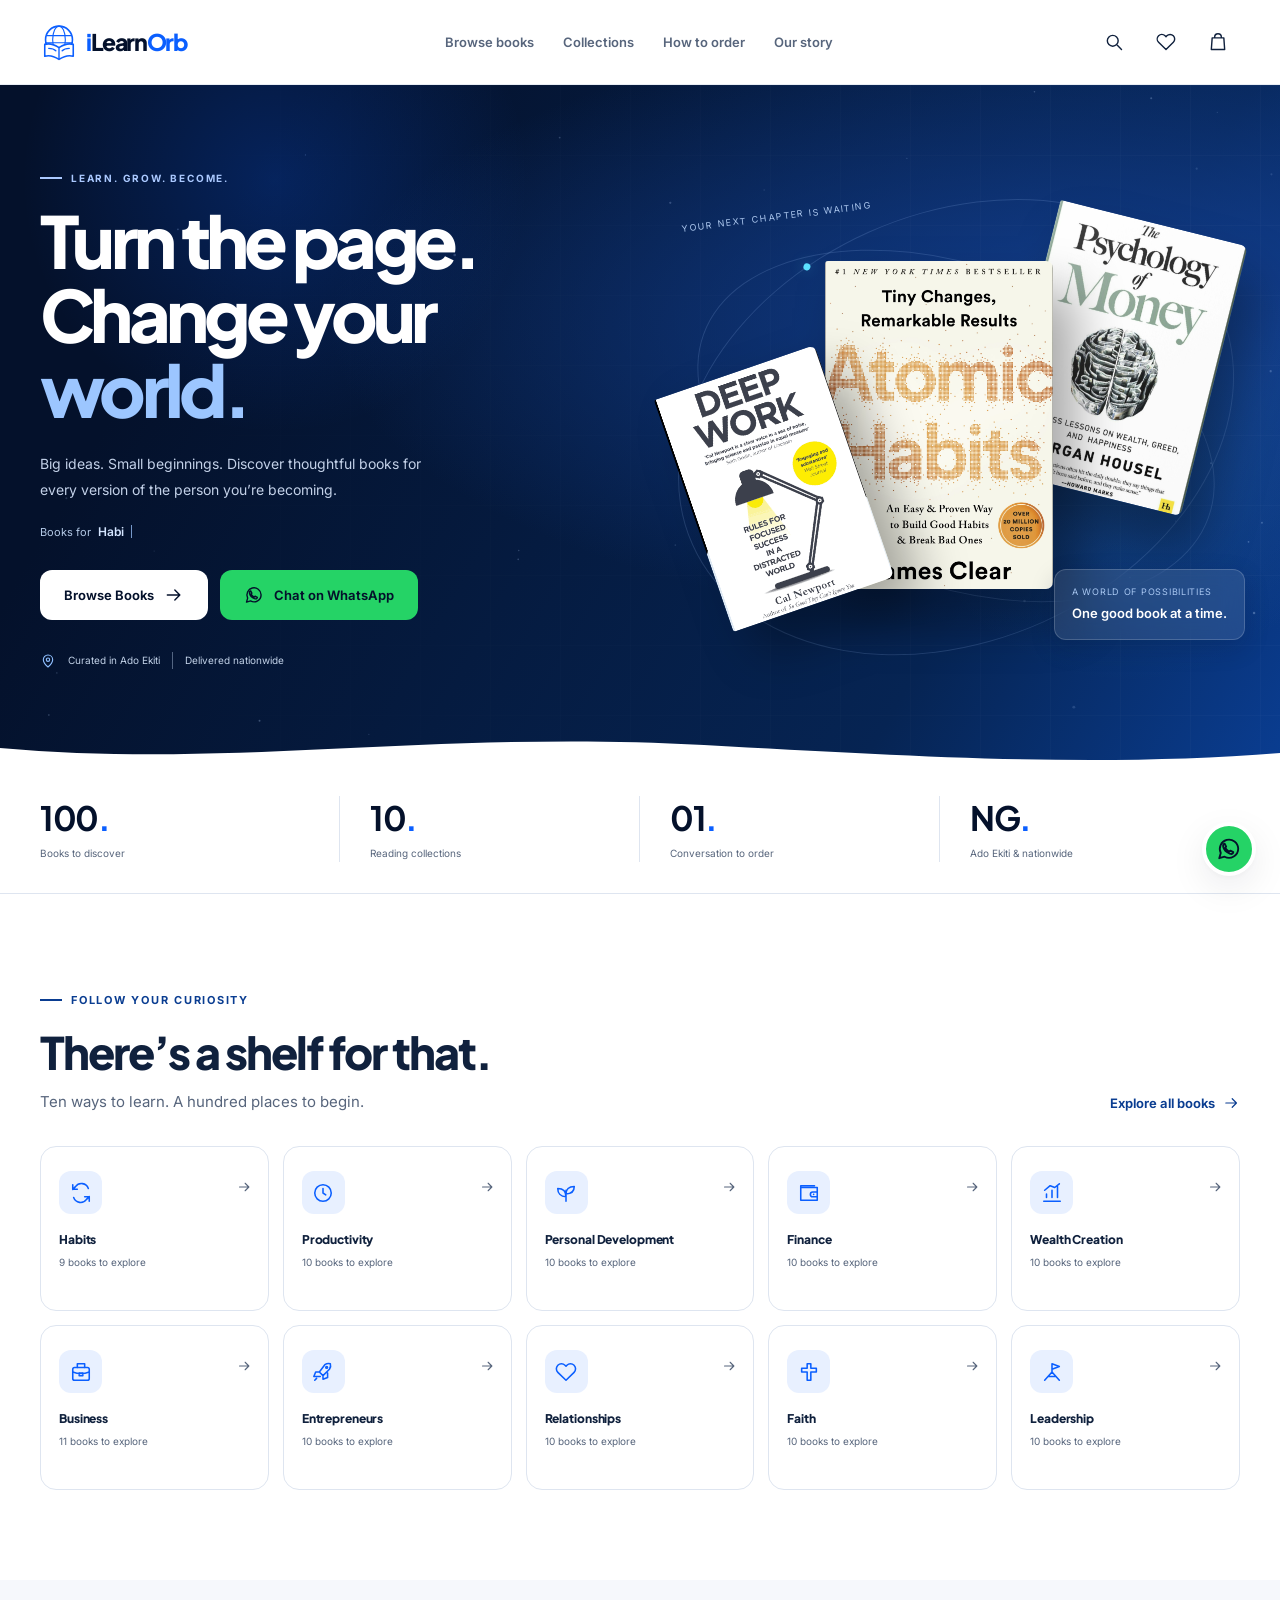
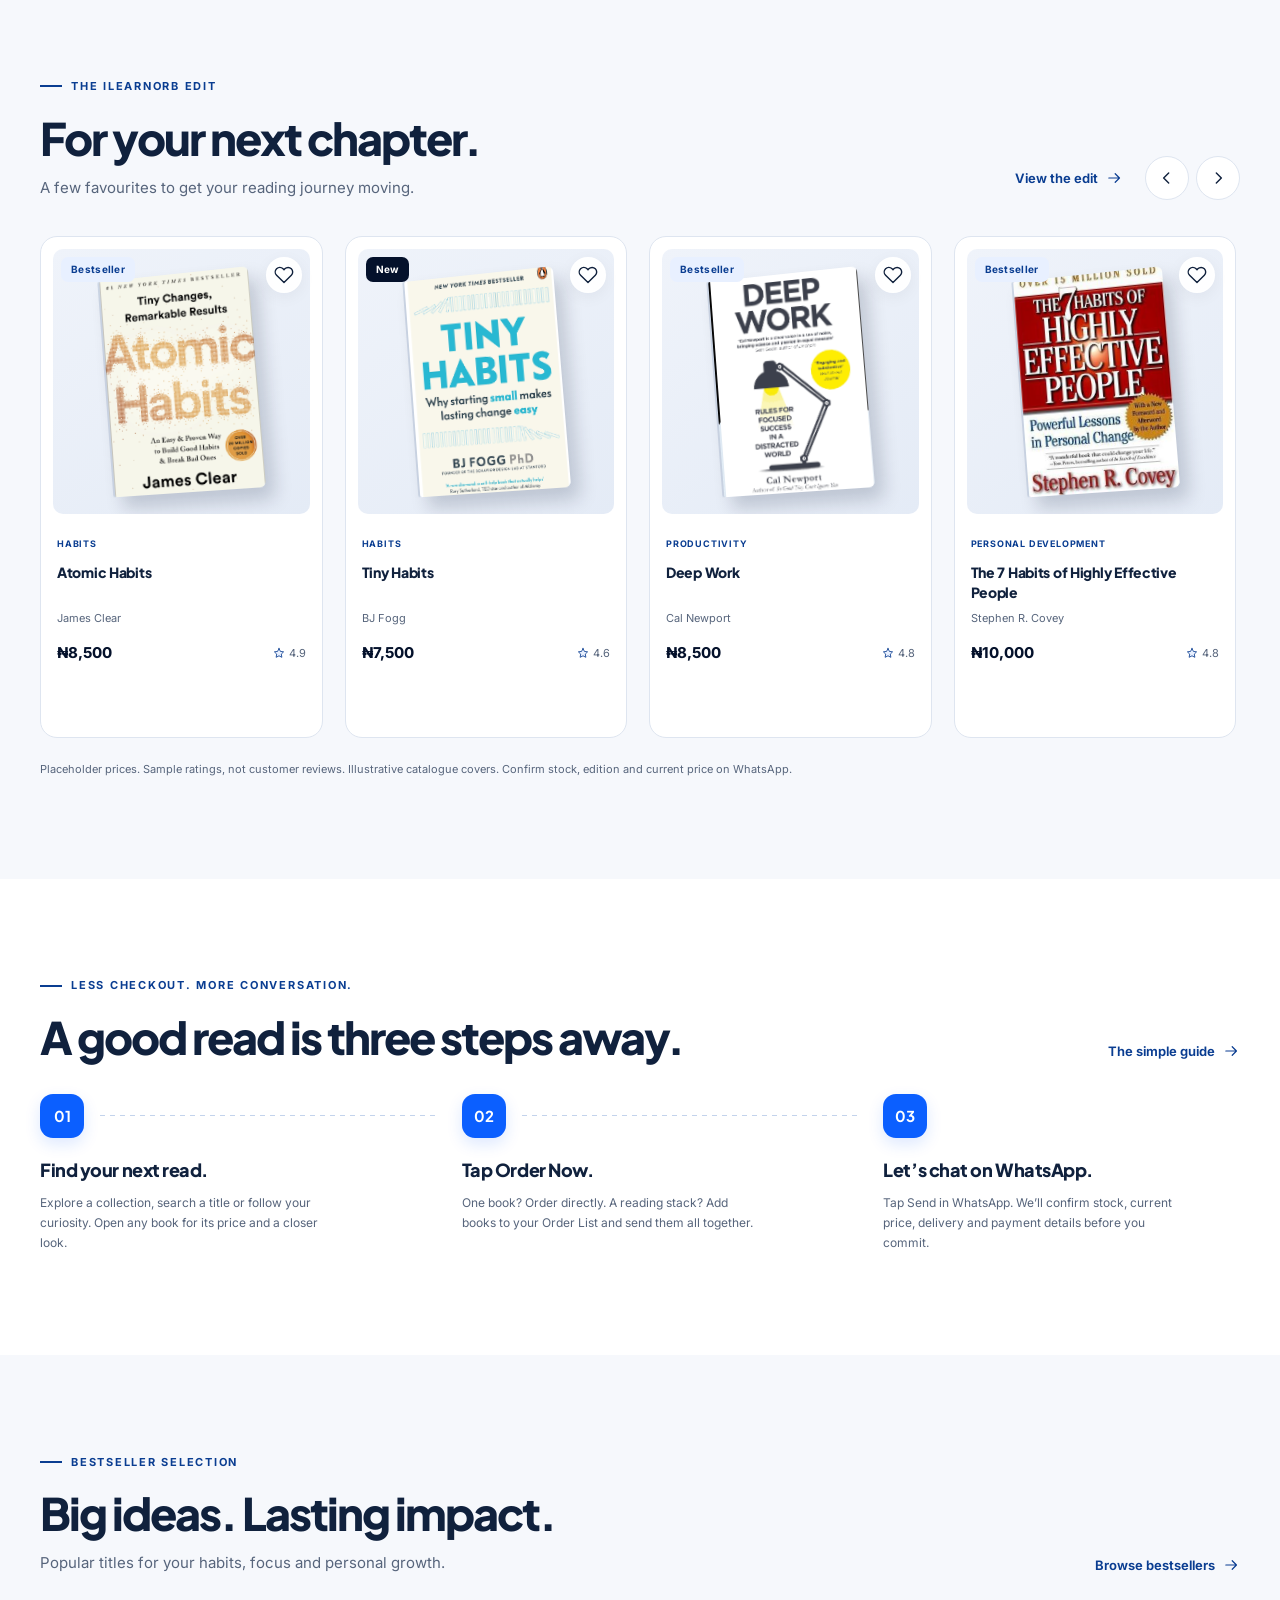
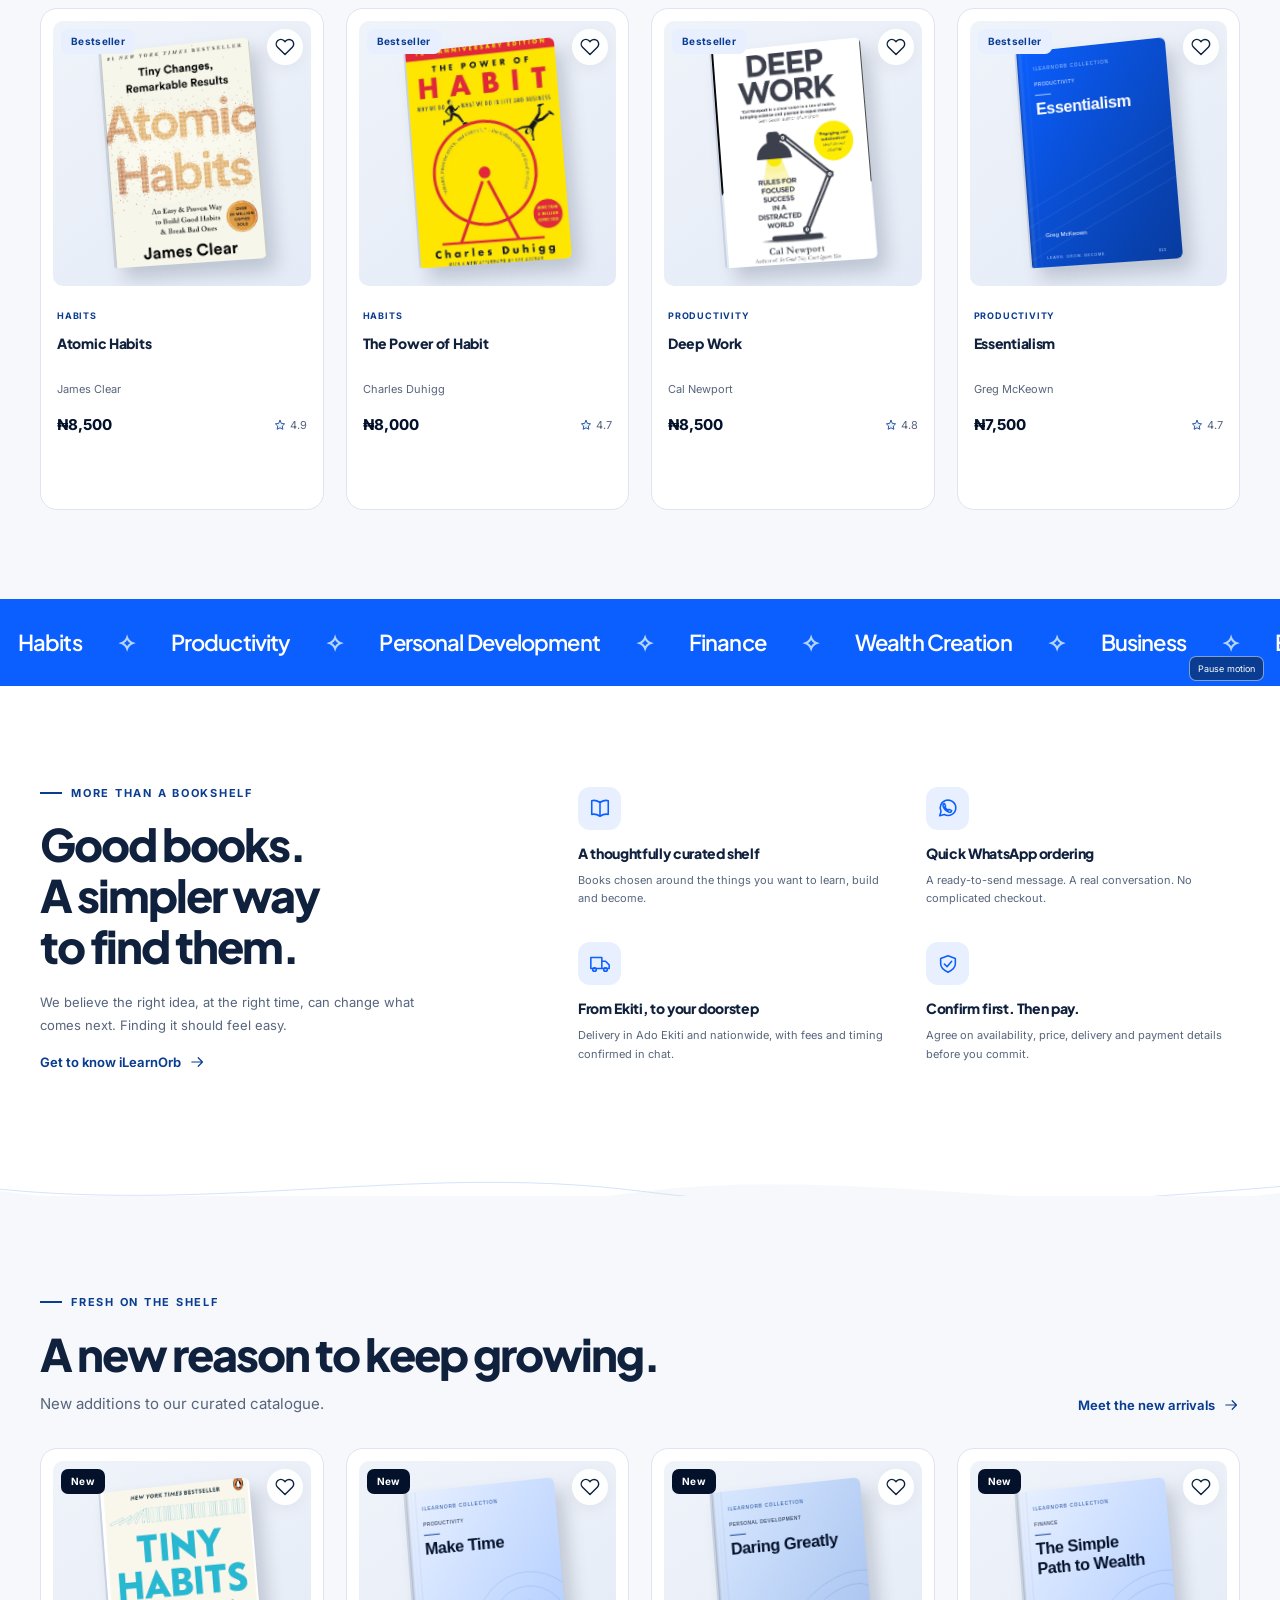
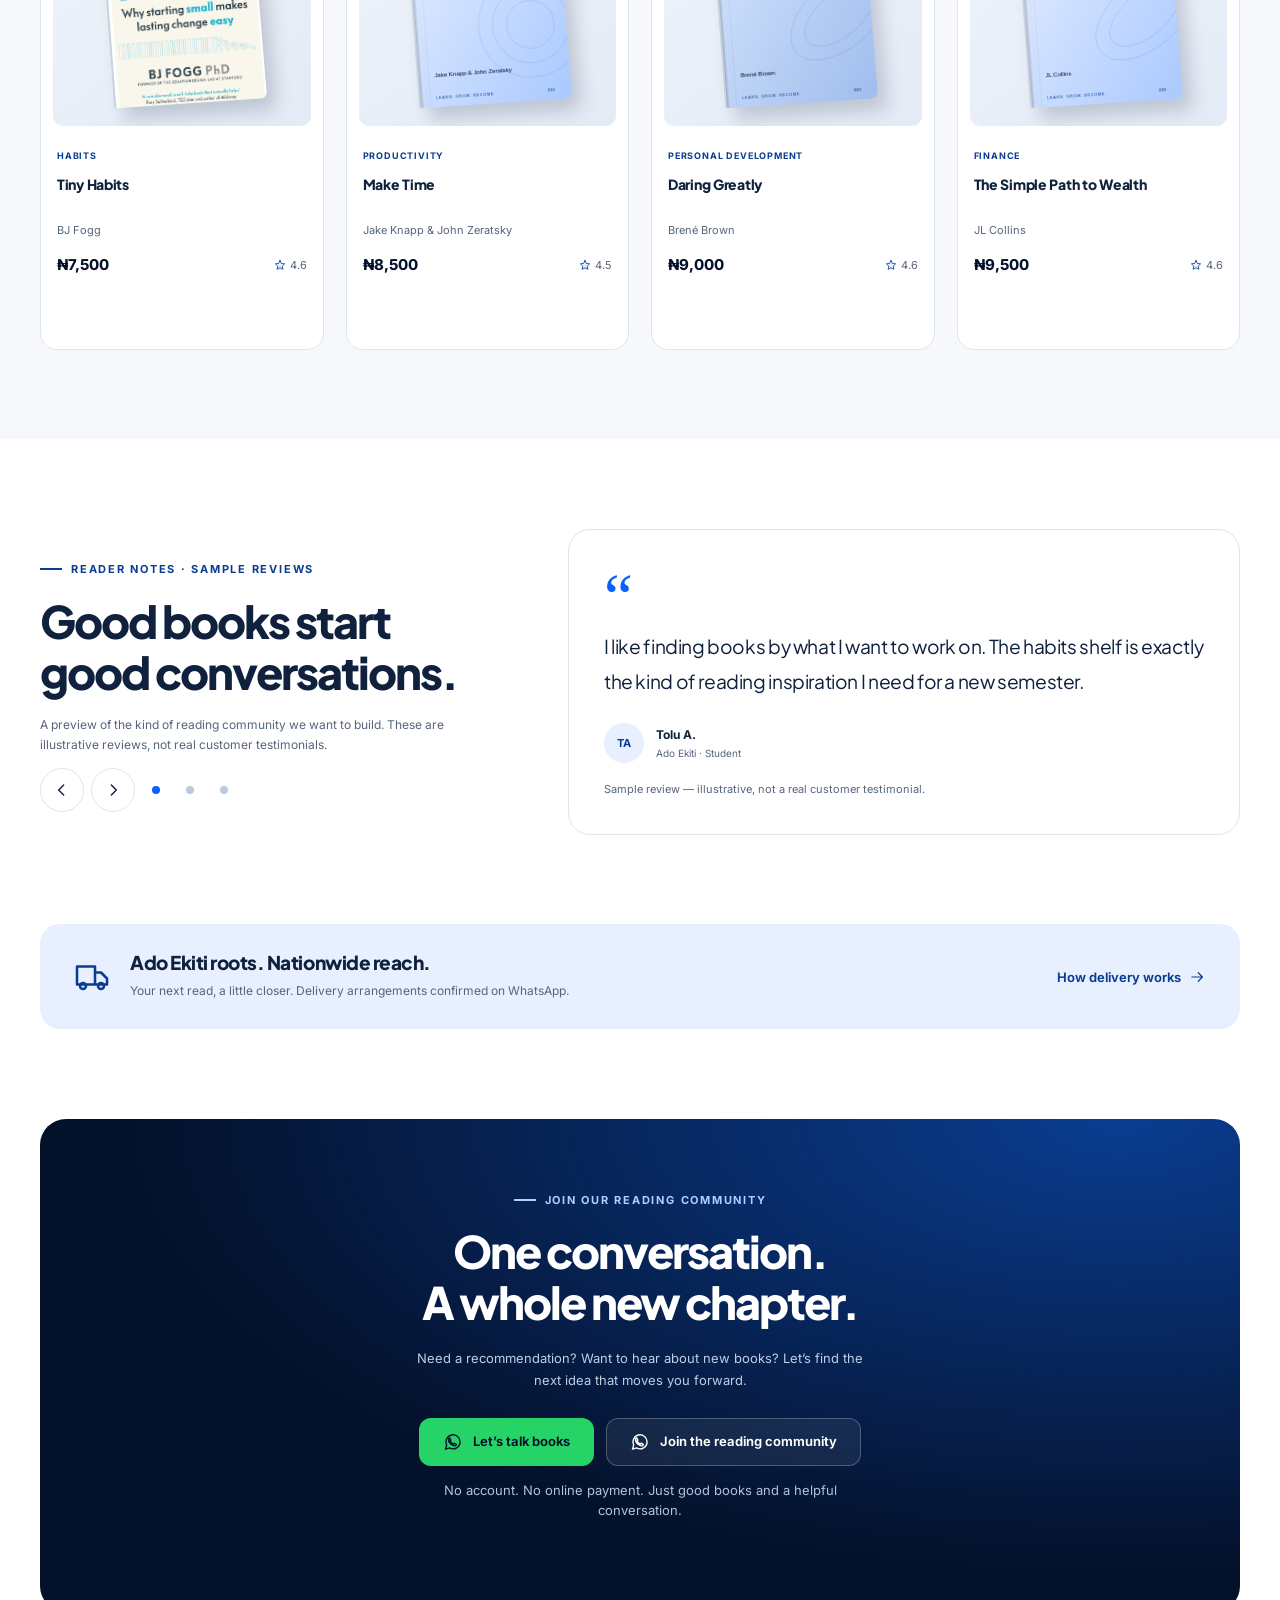
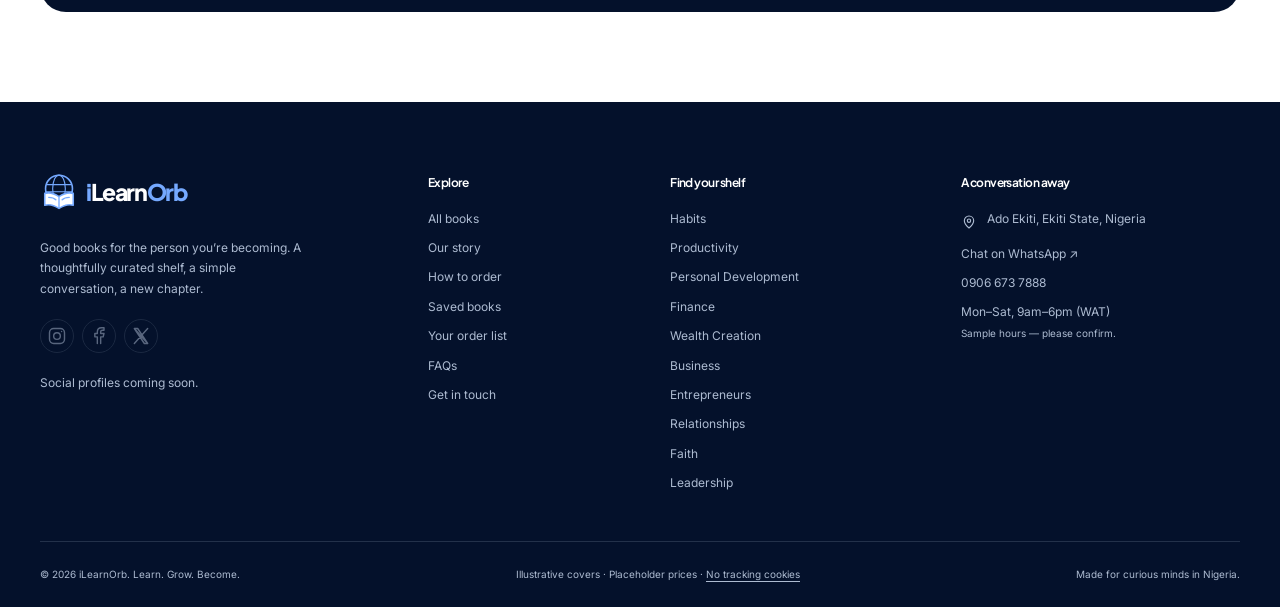
<file: index.html>
<!DOCTYPE html>
<html lang="en-NG">
<head>
  <meta charset="UTF-8">
  <meta name="viewport" content="width=device-width, initial-scale=1">
  <meta name="color-scheme" content="light">
  <meta name="theme-color" content="#04112B">
  <title>Books for the Person You’re Becoming | iLearnOrb</title>
  <meta name="description" content="Discover 100 books across habits, finance, faith, business and more. Order with a simple WhatsApp conversation from Ado Ekiti, Nigeria.">
  <meta property="og:type" content="website">
  <meta property="og:locale" content="en_NG">
  <meta property="og:site_name" content="iLearnOrb">
  <meta property="og:title" content="Books for the Person You’re Becoming | iLearnOrb">
  <meta property="og:description" content="Discover 100 books across habits, finance, faith, business and more. Order with a simple WhatsApp conversation from Ado Ekiti, Nigeria.">
  <meta property="og:url" content="https://ilearnorb.vercel.app/index.html">
  <meta property="og:image" content="https://ilearnorb.vercel.app/assets/og-image.png">
  <meta property="og:image:width" content="1200">
  <meta property="og:image:height" content="630">
  <meta property="og:image:alt" content="iLearnOrb — Learn. Grow. Become. A curated bookshelf in Nigeria.">
  <meta name="twitter:card" content="summary_large_image">
  <meta name="twitter:title" content="Books for the Person You’re Becoming | iLearnOrb">
  <meta name="twitter:description" content="Discover 100 books across habits, finance, faith, business and more. Order with a simple WhatsApp conversation from Ado Ekiti, Nigeria.">
  <meta name="twitter:image" content="https://ilearnorb.vercel.app/assets/og-image.png">
  <link rel="canonical" href="https://ilearnorb.vercel.app/index.html">
  <link rel="icon" href="assets/favicon.svg" type="image/svg+xml">
  <link rel="apple-touch-icon" href="assets/icon-192.png">
  <link rel="manifest" href="manifest.json">
  <link rel="preconnect" href="https://fonts.googleapis.com">
  <link rel="preconnect" href="https://fonts.gstatic.com" crossorigin>
  <link href="https://fonts.googleapis.com/css2?family=Inter:wght@400;500;600;700&amp;family=Plus+Jakarta+Sans:wght@500;600;700;800&amp;display=swap" rel="stylesheet">
  <link rel="stylesheet" href="css/variables.css">
  <link rel="stylesheet" href="css/base.css">
  <link rel="stylesheet" href="css/components.css">
  <link rel="stylesheet" href="css/animations.css">
  <link rel="stylesheet" href="css/pages.css">
  <script src="js/config.js" defer></script>
  <script src="js/books-data.js" defer></script>
  <script src="js/utils.js" defer></script>
  <script src="js/cart.js" defer></script>
  <script src="js/wishlist.js" defer></script>
  <script src="js/catalogue.js" defer></script>
  <script src="js/book.js" defer></script>
  <script src="js/animations.js" defer></script>
  <script src="js/app.js" defer></script>
</head>
<body data-page="home">
  <a class="skip-link" href="#main-content">Skip to content</a>
  <header class="site-header" id="site-header"><div class="container navbar"><a class="logo-type" href="index.html">iLearnOrb</a><a class="text-link" href="pages/catalogue.html">Browse books</a></div></header>
  <noscript>JavaScript is needed for the catalogue, saved books and order list. You can still <a href="https://wa.me/2349066737888" target="_blank" rel="noopener noreferrer"><strong>contact iLearnOrb on WhatsApp</strong></a> to ask about books and delivery.</noscript>
  <main id="main-content" tabindex="-1">
    <section class="hero" aria-labelledby="hero-heading">
      <canvas class="hero-canvas" id="hero-canvas" aria-hidden="true"></canvas>
      <div class="hero-orb" aria-hidden="true"></div><div class="hero-orb hero-orb-secondary" aria-hidden="true"></div>
      <div class="container hero-inner">
        <div class="hero-copy">
          <span class="eyebrow">Learn. Grow. Become.</span>
          <h1 id="hero-heading"><span class="hero-word" style="--word:0">Turn</span> <span class="hero-word" style="--word:1">the</span> <span class="hero-word" style="--word:2">page.</span><br><span class="hero-word" style="--word:3">Change</span> <span class="hero-word" style="--word:4">your</span><br><span class="hero-word hero-accent" style="--word:5">world.</span></h1>
          <p class="hero-lead">Big ideas. Small beginnings. Discover thoughtful books for every version of the person you’re becoming.</p>
          <div class="hero-discovery"><span>Books for</span> <strong id="rotating-word" aria-hidden="true">Habits</strong><span class="typing-caret" aria-hidden="true"></span><span class="sr-only">habits, wealth, faith and leadership.</span></div>
          <div class="btn-row"><a class="btn btn-white" href="pages/catalogue.html" data-magnetic>Browse Books<svg class="icon" viewBox="0 0 24 24" aria-hidden="true"><path d="M4 12h15m-6-6 6 6-6 6"/></svg></a><a class="btn btn-whatsapp" data-whatsapp="general" href="https://wa.me/2349066737888" target="_blank" rel="noopener noreferrer" data-magnetic><svg class="icon" viewBox="0 0 24 24" aria-hidden="true"><path d="M20.5 11.6a8.5 8.5 0 0 1-12.6 7.5L3 20.5l1.4-4.8a8.5 8.5 0 1 1 16.1-4.1Z"/><path d="m8 7 1.4 2.8-.9 1a9 9 0 0 0 3.7 3.7l1-1 2.8 1.4c-.4 2-1.7 2-3.3 1.4-3.4-1.4-5.4-3.4-6-6C6.4 8.8 6.5 7.3 8 7Z"/></svg>Chat on WhatsApp</a></div>
          <div class="hero-meta"><svg class="icon" viewBox="0 0 24 24" aria-hidden="true"><path d="M19 10c0 5-7 11-7 11S5 15 5 10a7 7 0 1 1 14 0Z"/><circle cx="12" cy="10" r="2.5"/></svg><span>Curated in Ado Ekiti</span><span>Delivered nationwide</span></div>
        </div>
        <div class="hero-art">
          <div class="hero-art-inner" aria-hidden="true"><div class="orbit-ring"></div><div class="orbit-ring"></div><span class="art-note">Your next chapter is waiting</span><div class="hero-book hero-book-back" id="hero-book-back"></div><div class="hero-book hero-book-main" id="hero-book-main"></div><div class="hero-book hero-book-front" id="hero-book-front"></div><div class="art-label"><span>A world of possibilities</span><strong>One good book at a time.</strong></div></div>
          <button class="motion-enable" id="enable-motion" hidden>Enable book motion</button>
        </div>
      </div>
      <div class="wave-divider" aria-hidden="true"><svg viewBox="0 0 1440 70" preserveAspectRatio="none"><path d="M0 40C240 75 440 10 720 35s480 45 720-10v45H0Z" fill="#FFFFFF"/></svg></div>
    </section>
    <section class="stats-strip" aria-label="Our catalogue at a glance"><div class="container stats-grid">
      <div class="stat"><strong><span data-counter="100" aria-hidden="true">100</span><span class="sr-only">100</span><span class="text-blue">.</span></strong><small>Books to discover</small></div>
      <div class="stat"><strong><span data-counter="10" aria-hidden="true">10</span><span class="sr-only">10</span><span class="text-blue">.</span></strong><small>Reading collections</small></div>
      <div class="stat"><strong><span data-counter="1" data-pad="true" aria-hidden="true">01</span><span class="sr-only">One</span><span class="text-blue">.</span></strong><small>Conversation to order</small></div>
      <div class="stat"><strong>NG<span class="text-blue">.</span></strong><small>Ado Ekiti &amp; nationwide</small></div>
    </div></section>
    <section class="section" id="categories"><div class="container"><div class="section-head reveal"><div><span class="eyebrow">Follow your curiosity</span><h2>There’s a shelf for that.</h2><p>Ten ways to learn. A hundred places to begin.</p></div><a class="text-link" href="pages/catalogue.html">Explore all books<svg class="icon" viewBox="0 0 24 24" aria-hidden="true"><path d="M4 12h15m-6-6 6 6-6 6"/></svg></a></div><div class="categories-grid" id="home-categories" data-stagger></div></div></section>
    <section class="section section-soft"><div class="container"><div class="section-head reveal"><div><span class="eyebrow">The iLearnOrb edit</span><h2>For your next chapter.</h2><p>A few favourites to get your reading journey moving.</p></div><div class="carousel-heading-actions"><a class="text-link" href="pages/catalogue.html?featured=1">View the edit<svg class="icon" viewBox="0 0 24 24" aria-hidden="true"><path d="M4 12h15m-6-6 6 6-6 6"/></svg></a><div class="carousel-controls"><button class="icon-button" data-carousel="featured-books" data-direction="-1" aria-label="Previous featured books"><svg class="icon" viewBox="0 0 24 24" aria-hidden="true"><path d="m14 6-6 6 6 6"/></svg></button><button class="icon-button" data-carousel="featured-books" data-direction="1" aria-label="Next featured books"><svg class="icon" viewBox="0 0 24 24" aria-hidden="true"><path d="m10 6 6 6-6 6"/></svg></button></div></div></div><div class="carousel" id="featured-books" tabindex="0" aria-label="Featured books" data-stagger></div><p class="fine-print" data-catalogue-note>Designed catalogue covers. Placeholder prices. Sample ratings, not customer reviews. Please confirm stock and current prices on WhatsApp.</p></div></section>
    <section class="section"><div class="container"><div class="section-head reveal"><div><span class="eyebrow">Less checkout. More conversation.</span><h2>A good read is three steps away.</h2></div><a class="text-link" href="pages/how-to-order.html">The simple guide<svg class="icon" viewBox="0 0 24 24" aria-hidden="true"><path d="M4 12h15m-6-6 6 6-6 6"/></svg></a></div><div class="steps-grid" data-stagger>
      <article class="step-card reveal"><span class="step-number">01</span><h3>Find your next read.</h3><p>Explore a collection, search a title or follow your curiosity. Open any book for its price and a closer look.</p></article>
      <article class="step-card reveal"><span class="step-number">02</span><h3>Tap Order Now.</h3><p>One book? Order directly. A reading stack? Add books to your Order List and send them all together.</p></article>
      <article class="step-card reveal"><span class="step-number">03</span><h3>Let’s chat on WhatsApp.</h3><p>Tap Send in WhatsApp. We’ll confirm stock, current price, delivery and payment details before you commit.</p></article>
    </div></div></section>
    <section class="section section-soft"><div class="container"><div class="section-head reveal"><div><span class="eyebrow">Bestseller selection</span><h2>Big ideas. Lasting impact.</h2><p>Popular titles for your habits, focus and personal growth.</p></div><a class="text-link" href="pages/catalogue.html?badge=bestseller">Browse bestsellers<svg class="icon" viewBox="0 0 24 24" aria-hidden="true"><path d="M4 12h15m-6-6 6 6-6 6"/></svg></a></div><div class="book-grid" id="bestseller-books" data-stagger></div></div></section>
    <section class="marquee" aria-label="Reading categories"><div class="marquee-track" id="marquee-track"></div><button class="marquee-pause" id="marquee-pause" aria-pressed="false">Pause motion</button></section>
    <section class="section"><div class="container benefits-layout"><div class="benefits-intro reveal"><span class="eyebrow">More than a bookshelf</span><h2>Good books.<br>A simpler way<br>to find them.</h2><p>We believe the right idea, at the right time, can change what comes next. Finding it should feel easy.</p><a class="text-link" href="pages/about.html">Get to know iLearnOrb<svg class="icon" viewBox="0 0 24 24" aria-hidden="true"><path d="M4 12h15m-6-6 6 6-6 6"/></svg></a></div><div class="benefits-grid" data-stagger>
      <article class="benefit reveal"><div class="category-icon"><svg class="icon" viewBox="0 0 24 24" aria-hidden="true"><path d="M12 5v16M3 4c4-1 6 0 9 2 3-2 5-3 9-2v15c-4-1-6 0-9 2-3-2-5-3-9-2V4Z"/></svg></div><h3>A thoughtfully curated shelf</h3><p>Books chosen around the things you want to learn, build and become.</p></article>
      <article class="benefit reveal"><div class="category-icon"><svg class="icon" viewBox="0 0 24 24" aria-hidden="true"><path d="M20.5 11.6a8.5 8.5 0 0 1-12.6 7.5L3 20.5l1.4-4.8a8.5 8.5 0 1 1 16.1-4.1Z"/><path d="m8 7 1.4 2.8-.9 1a9 9 0 0 0 3.7 3.7l1-1 2.8 1.4c-.4 2-1.7 2-3.3 1.4-3.4-1.4-5.4-3.4-6-6C6.4 8.8 6.5 7.3 8 7Z"/></svg></div><h3>Quick WhatsApp ordering</h3><p>A ready-to-send message. A real conversation. No complicated checkout.</p></article>
      <article class="benefit reveal"><div class="category-icon"><svg class="icon" viewBox="0 0 24 24" aria-hidden="true"><path d="M2 5h12v12H2V5Zm12 4h4l4 4v4h-8"/><circle cx="6" cy="18" r="2"/><circle cx="18" cy="18" r="2"/></svg></div><h3>From Ekiti, to your doorstep</h3><p>Delivery in Ado Ekiti and nationwide, with fees and timing confirmed in chat.</p></article>
      <article class="benefit reveal"><div class="category-icon"><svg class="icon" viewBox="0 0 24 24" aria-hidden="true"><path d="m12 3 8 3v6c0 5-8 9-8 9s-8-4-8-9V6l8-3Z"/><path d="m8 12 3 3 5-6"/></svg></div><h3>Confirm first. Then pay.</h3><p>Agree on availability, price, delivery and payment details before you commit.</p></article>
    </div></div></section>
    <div class="section-divider" aria-hidden="true"><svg viewBox="0 0 1440 60" preserveAspectRatio="none" data-parallax="0.025"><path d="M0 0h1440v25c-240 50-480-20-720 10S240 60 0 25Z" fill="#FFFFFF"/><path d="M0 24c260 40 480-20 720 10s480 10 720-10" stroke="#D5E3FA" fill="none"/></svg></div>
    <section class="section section-soft"><div class="container"><div class="section-head reveal"><div><span class="eyebrow">Fresh on the shelf</span><h2>A new reason to keep growing.</h2><p>New additions to our curated catalogue.</p></div><a class="text-link" href="pages/catalogue.html?badge=new&amp;sort=newest">Meet the new arrivals<svg class="icon" viewBox="0 0 24 24" aria-hidden="true"><path d="M4 12h15m-6-6 6 6-6 6"/></svg></a></div><div class="book-grid" id="new-books" data-stagger></div></div></section>
    <section class="section"><div class="container testimonial-layout"><div class="testimonial-intro reveal"><span class="eyebrow">Reader notes · sample reviews</span><h2>Good books start<br>good conversations.</h2><p>A preview of the kind of reading community we want to build. These are illustrative reviews, not real customer testimonials.</p><div id="testimonial-controls"><div class="carousel-controls"><button class="icon-button" data-review-step="-1" aria-label="Previous sample review"><svg class="icon" viewBox="0 0 24 24" aria-hidden="true"><path d="m14 6-6 6 6 6"/></svg></button><button class="icon-button" data-review-step="1" aria-label="Next sample review"><svg class="icon" viewBox="0 0 24 24" aria-hidden="true"><path d="m10 6 6 6-6 6"/></svg></button><div class="slider-dots" id="testimonial-dots" aria-label="Choose a sample review"></div></div></div></div><div class="testimonial-card reveal" id="testimonial-review" aria-live="polite" aria-atomic="true"></div></div></section>
    <section class="container"><div class="delivery-banner reveal"><div class="delivery-banner-copy"><svg class="icon" viewBox="0 0 24 24" aria-hidden="true"><path d="M2 5h12v12H2V5Zm12 4h4l4 4v4h-8"/><circle cx="6" cy="18" r="2"/><circle cx="18" cy="18" r="2"/></svg><div><h3>Ado Ekiti roots. Nationwide reach.</h3><p>Your next read, a little closer. Delivery arrangements confirmed on WhatsApp.</p></div></div><a class="text-link" href="pages/how-to-order.html#delivery">How delivery works<svg class="icon" viewBox="0 0 24 24" aria-hidden="true"><path d="M4 12h15m-6-6 6 6-6 6"/></svg></a></div></section>
    <section class="section"><div class="container"><div class="final-cta reveal"><span class="eyebrow">Join our reading community</span><h2>One conversation.<br>A whole new chapter.</h2><p>Need a recommendation? Want to hear about new books? Let’s find the next idea that moves you forward.</p><div class="btn-row" style="justify-content:center"><a class="btn btn-whatsapp" data-whatsapp="general" href="https://wa.me/2349066737888" target="_blank" rel="noopener noreferrer"><svg class="icon" viewBox="0 0 24 24" aria-hidden="true"><path d="M20.5 11.6a8.5 8.5 0 0 1-12.6 7.5L3 20.5l1.4-4.8a8.5 8.5 0 1 1 16.1-4.1Z"/><path d="m8 7 1.4 2.8-.9 1a9 9 0 0 0 3.7 3.7l1-1 2.8 1.4c-.4 2-1.7 2-3.3 1.4-3.4-1.4-5.4-3.4-6-6C6.4 8.8 6.5 7.3 8 7Z"/></svg>Let’s talk books</a><a class="btn btn-ghost-light" data-whatsapp="community" href="https://wa.me/2349066737888" target="_blank" rel="noopener noreferrer"><svg class="icon" viewBox="0 0 24 24" aria-hidden="true"><path d="M20.5 11.6a8.5 8.5 0 0 1-12.6 7.5L3 20.5l1.4-4.8a8.5 8.5 0 1 1 16.1-4.1Z"/><path d="m8 7 1.4 2.8-.9 1a9 9 0 0 0 3.7 3.7l1-1 2.8 1.4c-.4 2-1.7 2-3.3 1.4-3.4-1.4-5.4-3.4-6-6C6.4 8.8 6.5 7.3 8 7Z"/></svg>Join the reading community</a></div><p class="fine-print">No account. No online payment. Just good books and a helpful conversation.</p></div></div></section>
  </main>
  <footer class="site-footer" id="site-footer"><div class="container"><p>iLearnOrb · Learn. Grow. Become. · Ado Ekiti, Ekiti State, Nigeria</p></div></footer>
</body>
</html>
</file>
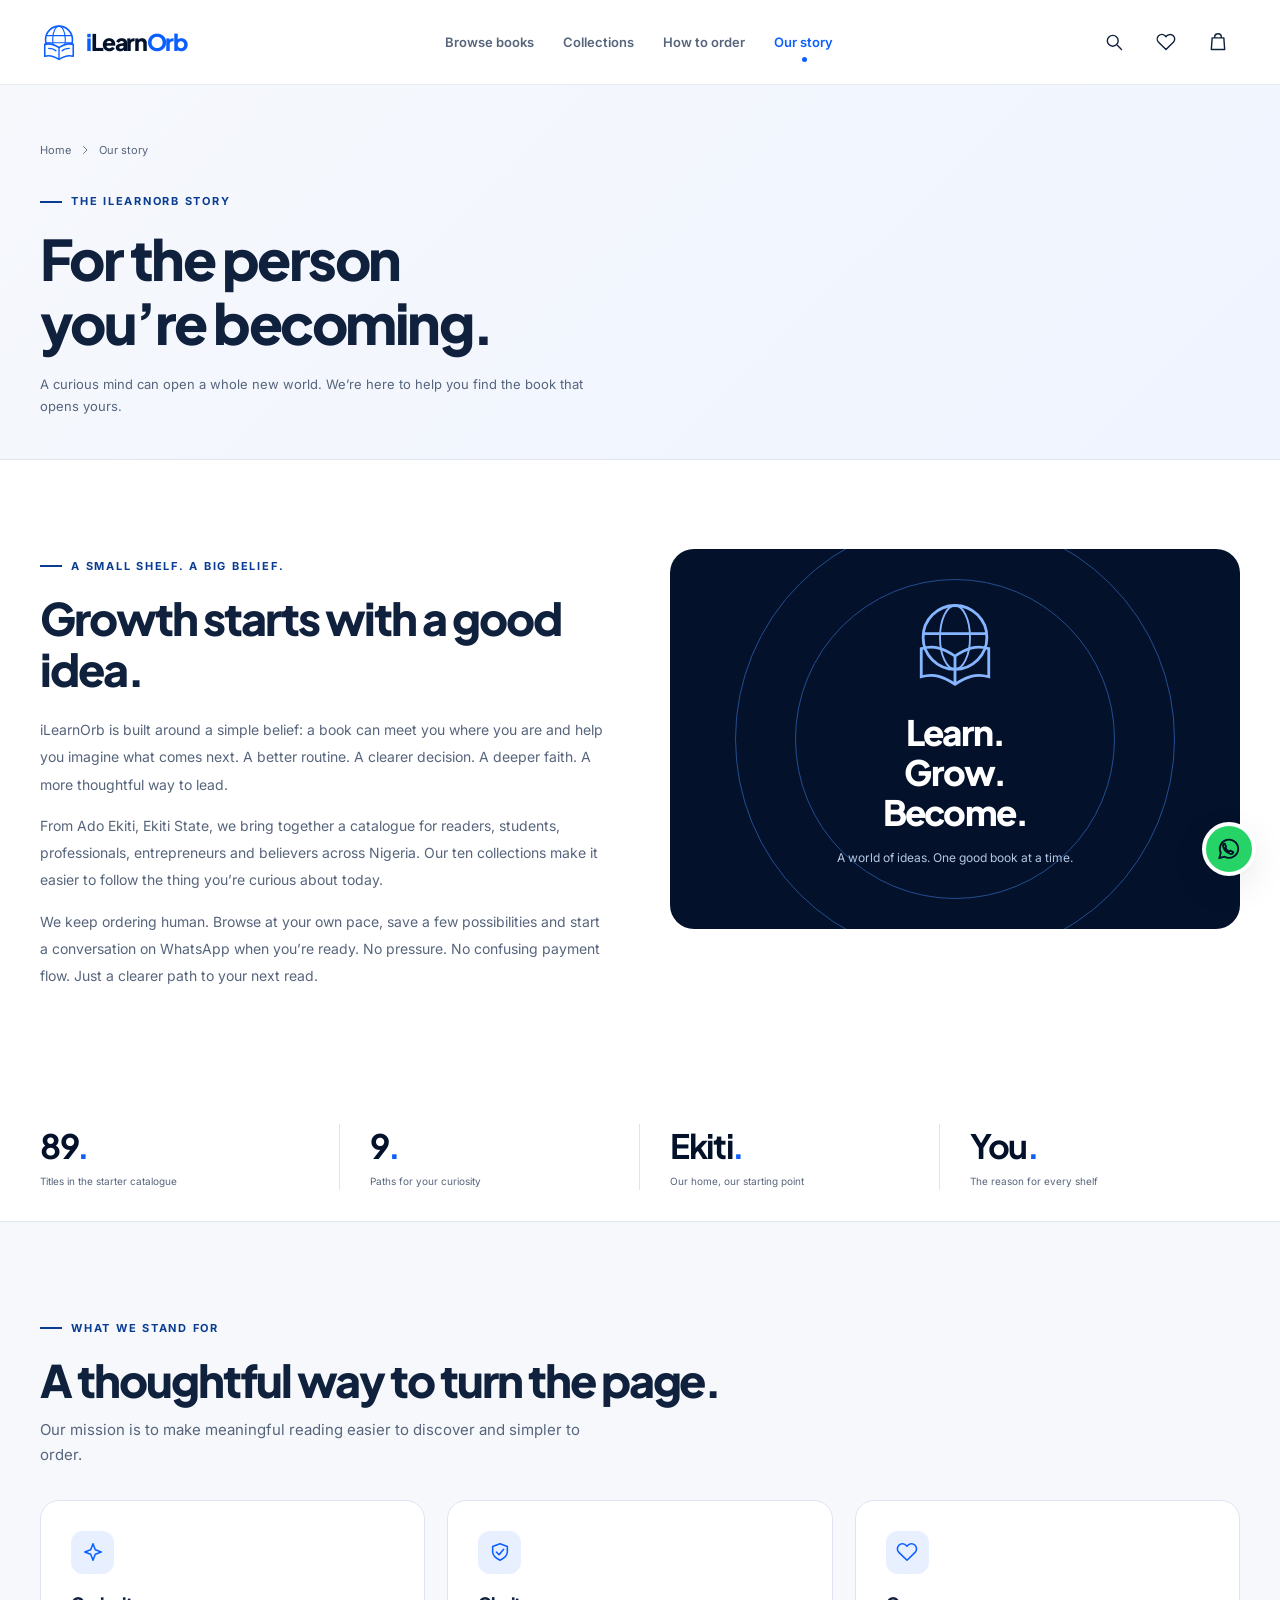
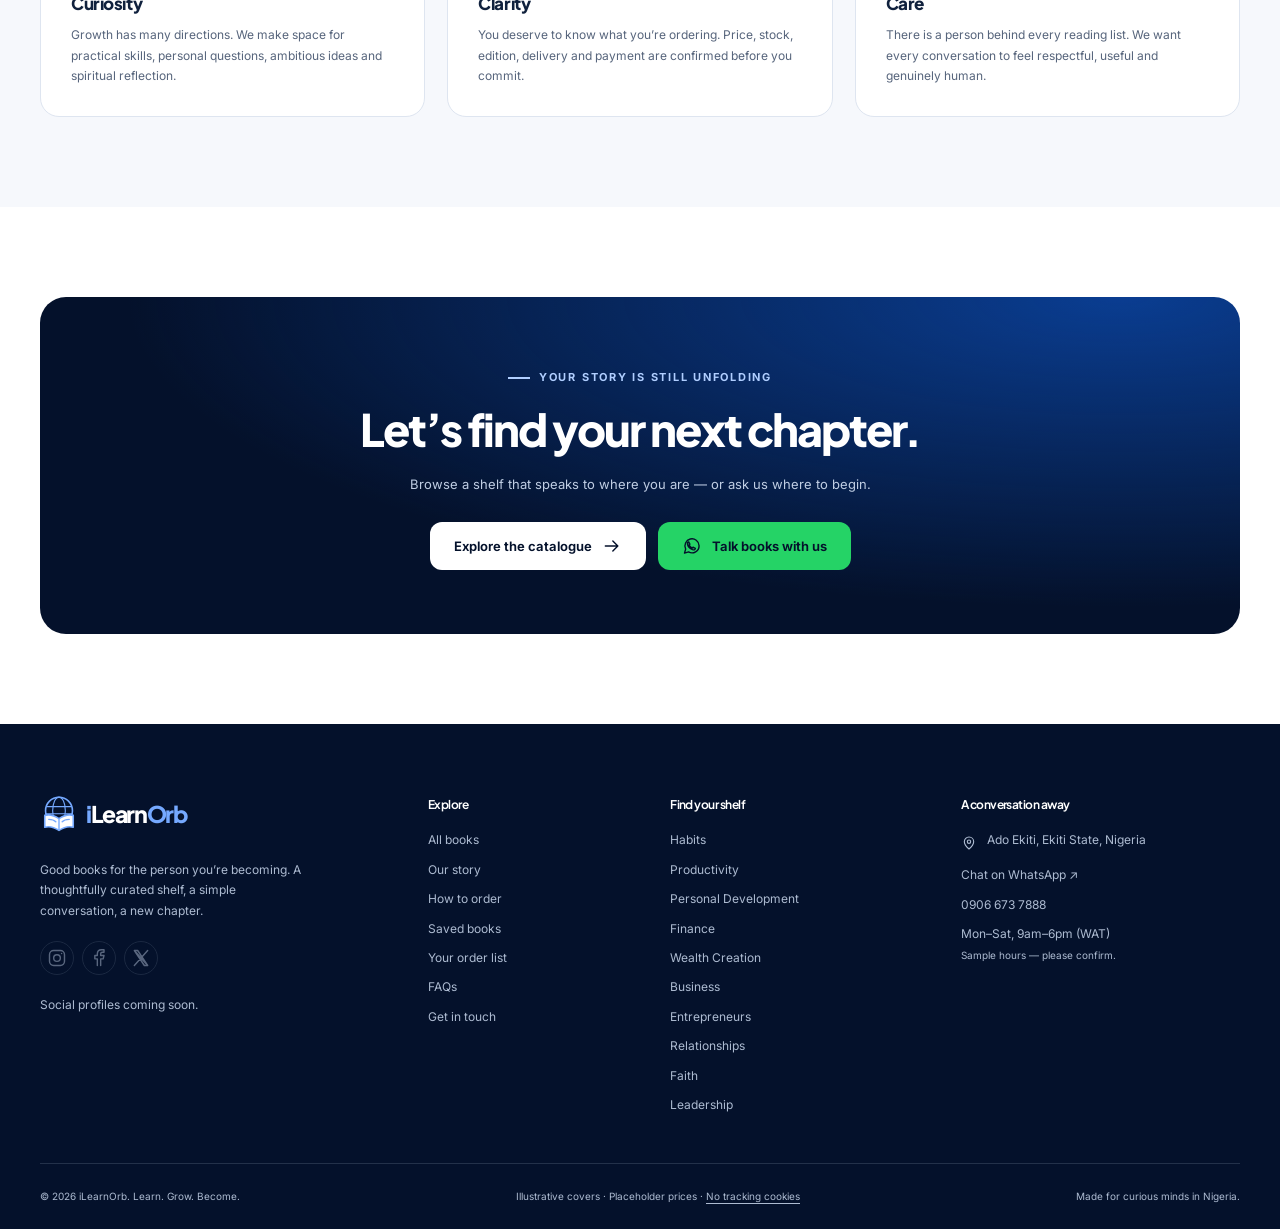
<file: pages/about.html>
<!DOCTYPE html>
<html lang="en-NG">
<head>
  <meta charset="UTF-8">
  <meta name="viewport" content="width=device-width, initial-scale=1">
  <meta name="color-scheme" content="light">
  <meta name="theme-color" content="#04112B">
  <title>Our Story &amp; Mission | iLearnOrb</title>
  <meta name="description" content="Meet iLearnOrb, a curated book catalogue based in Ado Ekiti. Discover our mission, reading collections and thoughtful approach to ordering.">
  <meta property="og:type" content="website">
  <meta property="og:locale" content="en_NG">
  <meta property="og:site_name" content="iLearnOrb">
  <meta property="og:title" content="Our Story &amp; Mission | iLearnOrb">
  <meta property="og:description" content="Meet iLearnOrb, a curated book catalogue based in Ado Ekiti. Discover our mission, reading collections and thoughtful approach to ordering.">
  <meta property="og:url" content="https://ilearnorb.vercel.app/pages/about.html">
  <meta property="og:image" content="https://ilearnorb.vercel.app/assets/og-image.png">
  <meta property="og:image:width" content="1200">
  <meta property="og:image:height" content="630">
  <meta property="og:image:alt" content="iLearnOrb — Learn. Grow. Become. A curated bookshelf in Nigeria.">
  <meta name="twitter:card" content="summary_large_image">
  <meta name="twitter:title" content="Our Story &amp; Mission | iLearnOrb">
  <meta name="twitter:description" content="Meet iLearnOrb, a curated book catalogue based in Ado Ekiti. Discover our mission, reading collections and thoughtful approach to ordering.">
  <meta name="twitter:image" content="https://ilearnorb.vercel.app/assets/og-image.png">
  <link rel="canonical" href="https://ilearnorb.vercel.app/pages/about.html">
  <link rel="icon" href="../assets/favicon.svg" type="image/svg+xml">
  <link rel="apple-touch-icon" href="../assets/icon-192.png">
  <link rel="manifest" href="../manifest.json">
  <link rel="preconnect" href="https://fonts.googleapis.com">
  <link rel="preconnect" href="https://fonts.gstatic.com" crossorigin>
  <link href="https://fonts.googleapis.com/css2?family=Inter:wght@400;500;600;700&amp;family=Plus+Jakarta+Sans:wght@500;600;700;800&amp;display=swap" rel="stylesheet">
  <link rel="stylesheet" href="../css/variables.css">
  <link rel="stylesheet" href="../css/base.css">
  <link rel="stylesheet" href="../css/components.css">
  <link rel="stylesheet" href="../css/animations.css">
  <link rel="stylesheet" href="../css/pages.css">
  <script src="../js/config.js" defer></script>
  <script src="../js/books-data.js" defer></script>
  <script src="../js/utils.js" defer></script>
  <script src="../js/cart.js" defer></script>
  <script src="../js/wishlist.js" defer></script>
  <script src="../js/catalogue.js" defer></script>
  <script src="../js/book.js" defer></script>
  <script src="../js/animations.js" defer></script>
  <script src="../js/app.js" defer></script>
</head>
<body data-page="about">
  <a class="skip-link" href="#main-content">Skip to content</a>
  <header class="site-header" id="site-header"><div class="container navbar"><a class="logo-type" href="../index.html">iLearnOrb</a><a class="text-link" href="../pages/catalogue.html">Browse books</a></div></header>
  <noscript>JavaScript is needed for the catalogue, saved books and order list. You can still <a href="https://wa.me/2349066737888" target="_blank" rel="noopener noreferrer"><strong>contact iLearnOrb on WhatsApp</strong></a> to ask about books and delivery.</noscript>
  <main id="main-content" tabindex="-1">
<section class="page-intro"><div class="container"><nav class="breadcrumbs" aria-label="Breadcrumb"><a href="../index.html">Home</a><svg class="icon" viewBox="0 0 24 24" aria-hidden="true"><path d="m9 5 7 7-7 7"/></svg><span aria-current="page">Our story</span></nav><span class="eyebrow">The iLearnOrb story</span><h1>For the person<br>you’re becoming.</h1><p>A curious mind can open a whole new world. We’re here to help you find the book that opens yours.</p></div></section>
    <section class="section"><div class="container content-grid"><div class="prose reveal"><span class="eyebrow">A small shelf. A big belief.</span><h2>Growth starts with a good idea.</h2><p>iLearnOrb is built around a simple belief: a book can meet you where you are and help you imagine what comes next. A better routine. A clearer decision. A deeper faith. A more thoughtful way to lead.</p><p>From Ado Ekiti, Ekiti State, we bring together a catalogue for readers, students, professionals, entrepreneurs and believers across Nigeria. Our ten collections make it easier to follow the thing you’re curious about today.</p><p>We keep ordering human. Browse at your own pace, save a few possibilities and start a conversation on WhatsApp when you’re ready. No pressure. No confusing payment flow. Just a clearer path to your next read.</p></div><div class="story-art reveal reveal-scale"><div class="story-art-inner"><svg class="logo-mark" viewBox="0 0 48 48" fill="none" aria-hidden="true"><circle cx="24" cy="21" r="17" stroke="currentColor" stroke-width="1.5"/><ellipse cx="24" cy="21" rx="8" ry="17" stroke="currentColor"/><path d="M7 19h34M6 27c7-2 12 0 18 4 6-4 11-6 18-4v15c-7-2-12 0-18 4-6-4-11-6-18-4V27Zm18 4v14" stroke="currentColor" stroke-width="1.5"/></svg><h3>Learn.<br>Grow.<br>Become.</h3><p>A world of ideas. One good book at a time.</p></div></div></div></section>
    <section class="stats-strip section-soft"><div class="container stats-grid"><div class="stat"><strong><span data-counter="100">100</span><span class="text-blue">.</span></strong><small>Titles in the starter catalogue</small></div><div class="stat"><strong><span data-counter="10">10</span><span class="text-blue">.</span></strong><small>Paths for your curiosity</small></div><div class="stat"><strong>Ekiti<span class="text-blue">.</span></strong><small>Our home, our starting point</small></div><div class="stat"><strong>You<span class="text-blue">.</span></strong><small>The reason for every shelf</small></div></div></section>
    <section class="section section-soft"><div class="container"><div class="section-head reveal"><div><span class="eyebrow">What we stand for</span><h2>A thoughtful way to turn the page.</h2><p>Our mission is to make meaningful reading easier to discover and simpler to order.</p></div></div><div class="values-grid" data-stagger><article class="value-card reveal"><div class="category-icon"><svg class="icon" viewBox="0 0 24 24" aria-hidden="true"><path d="m12 3 2.5 6.5L21 12l-6.5 2.5L12 21l-2.5-6.5L3 12l6.5-2.5L12 3Z"/></svg></div><h3>Curiosity</h3><p>Growth has many directions. We make space for practical skills, personal questions, ambitious ideas and spiritual reflection.</p></article><article class="value-card reveal"><div class="category-icon"><svg class="icon" viewBox="0 0 24 24" aria-hidden="true"><path d="m12 3 8 3v6c0 5-8 9-8 9s-8-4-8-9V6l8-3Z"/><path d="m8 12 3 3 5-6"/></svg></div><h3>Clarity</h3><p>You deserve to know what you’re ordering. Price, stock, edition, delivery and payment are confirmed before you commit.</p></article><article class="value-card reveal"><div class="category-icon"><svg class="icon" viewBox="0 0 24 24" aria-hidden="true"><path d="M20.8 4.6a5.5 5.5 0 0 0-7.8 0L12 5.7l-1.1-1.1a5.5 5.5 0 0 0-7.8 7.8L12 21l8.8-8.6a5.5 5.5 0 0 0 0-7.8Z"/></svg></div><h3>Care</h3><p>There is a person behind every reading list. We want every conversation to feel respectful, useful and genuinely human.</p></article></div></div></section>
    <section class="section"><div class="container"><div class="final-cta reveal"><span class="eyebrow">Your story is still unfolding</span><h2>Let’s find your next chapter.</h2><p>Browse a shelf that speaks to where you are — or ask us where to begin.</p><div class="btn-row" style="justify-content:center"><a class="btn btn-white" href="catalogue.html">Explore the catalogue<svg class="icon" viewBox="0 0 24 24" aria-hidden="true"><path d="M4 12h15m-6-6 6 6-6 6"/></svg></a><a class="btn btn-whatsapp" data-whatsapp="general" href="https://wa.me/2349066737888" target="_blank" rel="noopener noreferrer"><svg class="icon" viewBox="0 0 24 24" aria-hidden="true"><path d="M20.5 11.6a8.5 8.5 0 0 1-12.6 7.5L3 20.5l1.4-4.8a8.5 8.5 0 1 1 16.1-4.1Z"/><path d="m8 7 1.4 2.8-.9 1a9 9 0 0 0 3.7 3.7l1-1 2.8 1.4c-.4 2-1.7 2-3.3 1.4-3.4-1.4-5.4-3.4-6-6C6.4 8.8 6.5 7.3 8 7Z"/></svg>Talk books with us</a></div></div></div></section>
  </main>
  <footer class="site-footer" id="site-footer"><div class="container"><p>iLearnOrb · Learn. Grow. Become. · Ado Ekiti, Ekiti State, Nigeria</p></div></footer>
</body>
</html>
</file>
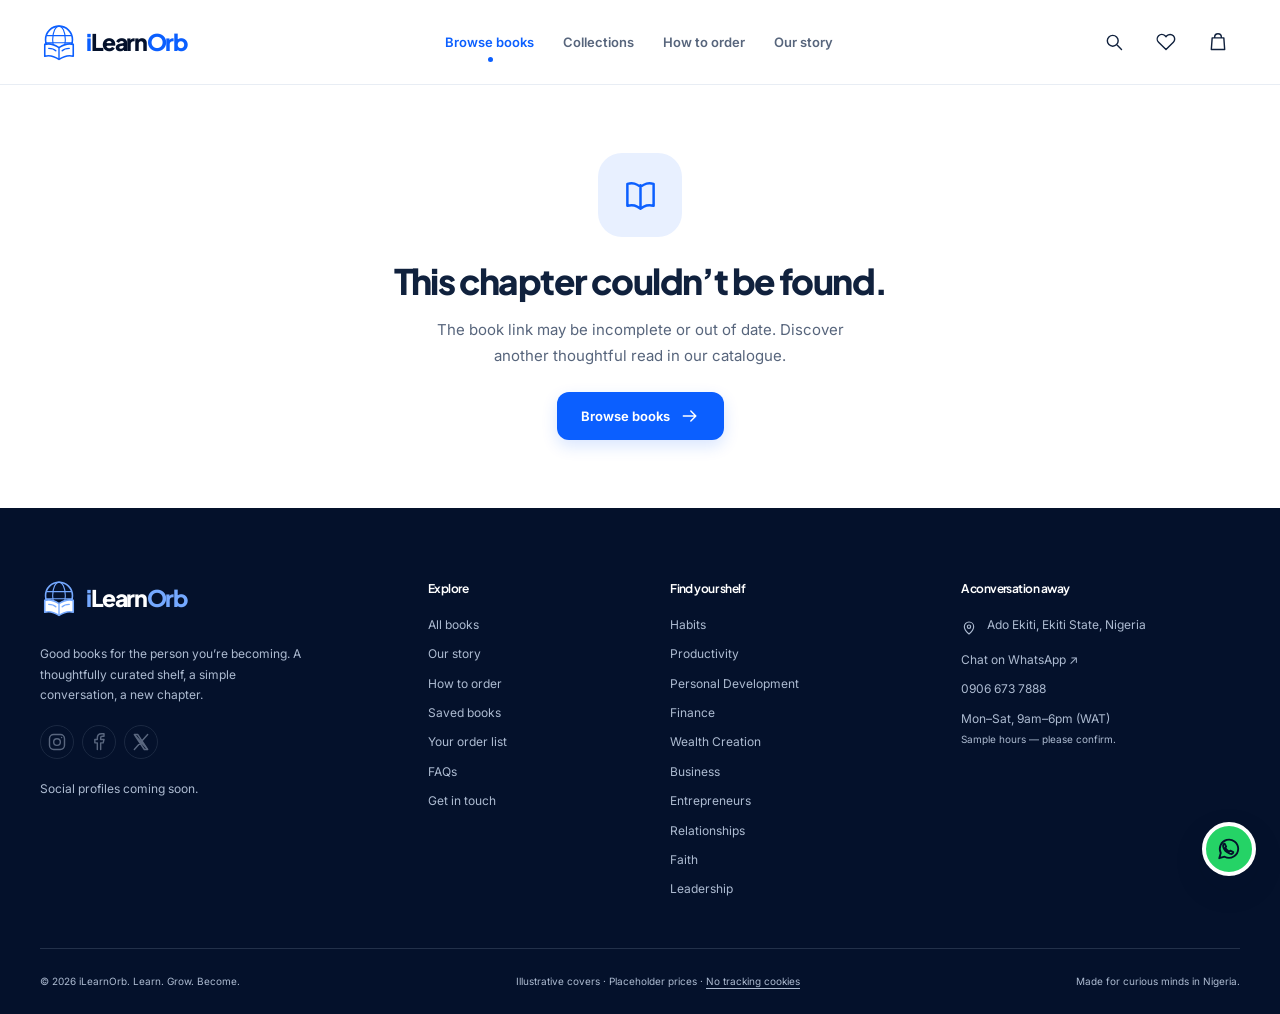
<file: pages/book.html>
<!DOCTYPE html>
<html lang="en-NG">
<head>
  <meta charset="UTF-8">
  <meta name="viewport" content="width=device-width, initial-scale=1">
  <meta name="color-scheme" content="light">
  <meta name="theme-color" content="#04112B">
  <title>Discover Your Next Book | iLearnOrb</title>
  <meta name="description" content="Read about a book, explore its ideas and choose a quantity. Order directly on WhatsApp or add it to your iLearnOrb order list.">
  <meta property="og:type" content="book">
  <meta property="og:locale" content="en_NG">
  <meta property="og:site_name" content="iLearnOrb">
  <meta property="og:title" content="Discover Your Next Book | iLearnOrb">
  <meta property="og:description" content="Read about a book, explore its ideas and choose a quantity. Order directly on WhatsApp or add it to your iLearnOrb order list.">
  <meta property="og:url" content="https://ilearnorb.vercel.app/pages/book.html">
  <meta property="og:image" content="https://ilearnorb.vercel.app/assets/og-image.png">
  <meta property="og:image:width" content="1200">
  <meta property="og:image:height" content="630">
  <meta property="og:image:alt" content="iLearnOrb — Learn. Grow. Become. A curated bookshelf in Nigeria.">
  <meta name="twitter:card" content="summary_large_image">
  <meta name="twitter:title" content="Discover Your Next Book | iLearnOrb">
  <meta name="twitter:description" content="Read about a book, explore its ideas and choose a quantity. Order directly on WhatsApp or add it to your iLearnOrb order list.">
  <meta name="twitter:image" content="https://ilearnorb.vercel.app/assets/og-image.png">
  <link rel="canonical" href="https://ilearnorb.vercel.app/pages/book.html">
  <link rel="icon" href="../assets/favicon.svg" type="image/svg+xml">
  <link rel="apple-touch-icon" href="../assets/icon-192.png">
  <link rel="manifest" href="../manifest.json">
  <link rel="preconnect" href="https://fonts.googleapis.com">
  <link rel="preconnect" href="https://fonts.gstatic.com" crossorigin>
  <link href="https://fonts.googleapis.com/css2?family=Inter:wght@400;500;600;700&amp;family=Plus+Jakarta+Sans:wght@500;600;700;800&amp;display=swap" rel="stylesheet">
  <link rel="stylesheet" href="../css/variables.css">
  <link rel="stylesheet" href="../css/base.css">
  <link rel="stylesheet" href="../css/components.css">
  <link rel="stylesheet" href="../css/animations.css">
  <link rel="stylesheet" href="../css/pages.css">
  <script src="../js/config.js" defer></script>
  <script src="../js/books-data.js" defer></script>
  <script src="../js/utils.js" defer></script>
  <script src="../js/cart.js" defer></script>
  <script src="../js/wishlist.js" defer></script>
  <script src="../js/catalogue.js" defer></script>
  <script src="../js/book.js" defer></script>
  <script src="../js/animations.js" defer></script>
  <script src="../js/app.js" defer></script>
</head>
<body data-page="book">
  <a class="skip-link" href="#main-content">Skip to content</a>
  <header class="site-header" id="site-header"><div class="container navbar"><a class="logo-type" href="../index.html">iLearnOrb</a><a class="text-link" href="../pages/catalogue.html">Browse books</a></div></header>
  <noscript>JavaScript is needed for the catalogue, saved books and order list. You can still <a href="https://wa.me/2349066737888" target="_blank" rel="noopener noreferrer"><strong>contact iLearnOrb on WhatsApp</strong></a> to ask about books and delivery.</noscript>
  <main id="main-content" tabindex="-1">
    <div id="book-root"><div class="container section"><p role="status">Opening your next chapter…</p></div></div>
  </main>
  <footer class="site-footer" id="site-footer"><div class="container"><p>iLearnOrb · Learn. Grow. Become. · Ado Ekiti, Ekiti State, Nigeria</p></div></footer>
</body>
</html>
</file>
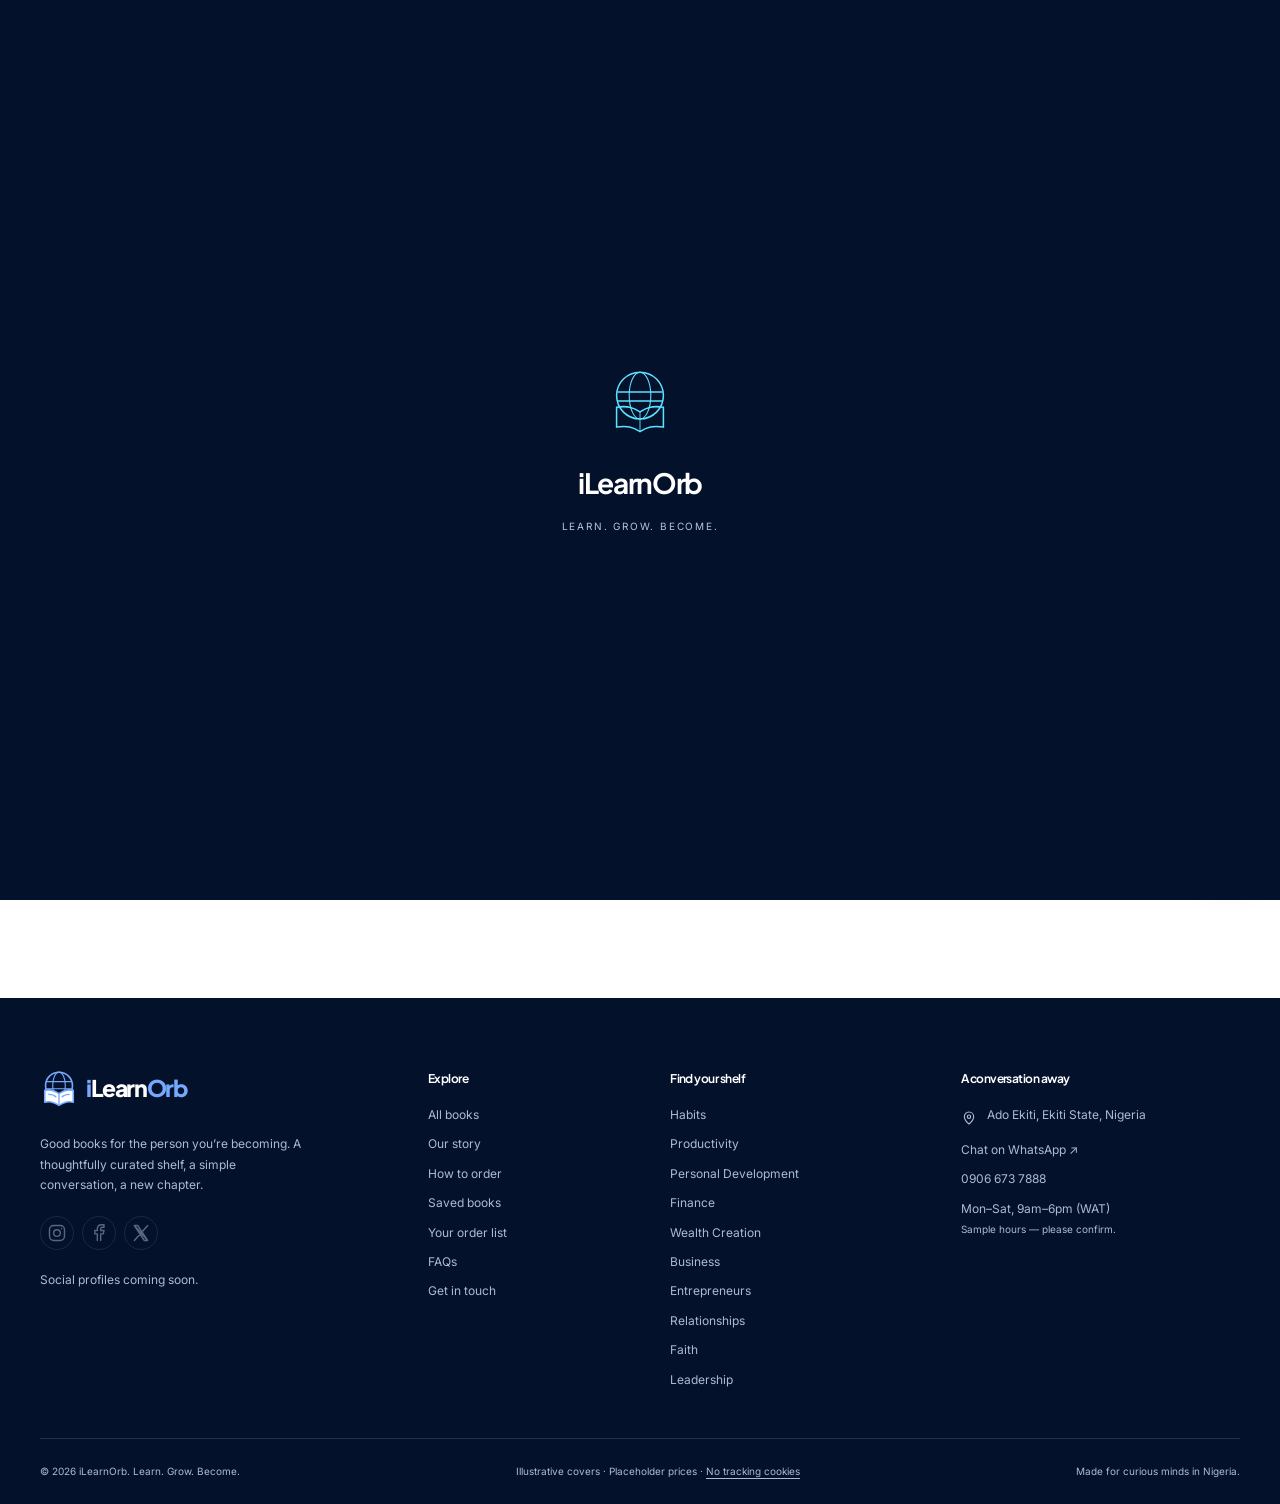
<file: pages/cart.html>
<!DOCTYPE html>
<html lang="en-NG">
<head>
  <meta charset="UTF-8">
  <meta name="viewport" content="width=device-width, initial-scale=1">
  <meta name="color-scheme" content="light">
  <meta name="theme-color" content="#04112B">
  <title>Your Order List | iLearnOrb</title>
  <meta name="description" content="Review books and quantities, see your book total and prepare one WhatsApp order message. No online payment is collected.">
  <meta property="og:type" content="website">
  <meta property="og:locale" content="en_NG">
  <meta property="og:site_name" content="iLearnOrb">
  <meta property="og:title" content="Your Order List | iLearnOrb">
  <meta property="og:description" content="Review books and quantities, see your book total and prepare one WhatsApp order message. No online payment is collected.">
  <meta property="og:url" content="https://ilearnorb.vercel.app/pages/cart.html">
  <meta property="og:image" content="https://ilearnorb.vercel.app/assets/og-image.png">
  <meta property="og:image:width" content="1200">
  <meta property="og:image:height" content="630">
  <meta property="og:image:alt" content="iLearnOrb — Learn. Grow. Become. A curated bookshelf in Nigeria.">
  <meta name="twitter:card" content="summary_large_image">
  <meta name="twitter:title" content="Your Order List | iLearnOrb">
  <meta name="twitter:description" content="Review books and quantities, see your book total and prepare one WhatsApp order message. No online payment is collected.">
  <meta name="twitter:image" content="https://ilearnorb.vercel.app/assets/og-image.png">
  <link rel="canonical" href="https://ilearnorb.vercel.app/pages/cart.html">
  <link rel="icon" href="../assets/favicon.svg" type="image/svg+xml">
  <link rel="apple-touch-icon" href="../assets/icon-192.png">
  <link rel="manifest" href="../manifest.json">
  <link rel="preconnect" href="https://fonts.googleapis.com">
  <link rel="preconnect" href="https://fonts.gstatic.com" crossorigin>
  <link href="https://fonts.googleapis.com/css2?family=Inter:wght@400;500;600;700&amp;family=Plus+Jakarta+Sans:wght@500;600;700;800&amp;display=swap" rel="stylesheet">
  <link rel="stylesheet" href="../css/variables.css">
  <link rel="stylesheet" href="../css/base.css">
  <link rel="stylesheet" href="../css/components.css">
  <link rel="stylesheet" href="../css/animations.css">
  <link rel="stylesheet" href="../css/pages.css">
  <script src="../js/config.js" defer></script>
  <script src="../js/books-data.js" defer></script>
  <script src="../js/utils.js" defer></script>
  <script src="../js/cart.js" defer></script>
  <script src="../js/wishlist.js" defer></script>
  <script src="../js/catalogue.js" defer></script>
  <script src="../js/book.js" defer></script>
  <script src="../js/animations.js" defer></script>
  <script src="../js/app.js" defer></script>
</head>
<body data-page="cart">
  <a class="skip-link" href="#main-content">Skip to content</a>
  <header class="site-header" id="site-header"><div class="container navbar"><a class="logo-type" href="../index.html">iLearnOrb</a><a class="text-link" href="../pages/catalogue.html">Browse books</a></div></header>
  <noscript>JavaScript is needed for the catalogue, saved books and order list. You can still <a href="https://wa.me/2349066737888" target="_blank" rel="noopener noreferrer"><strong>contact iLearnOrb on WhatsApp</strong></a> to ask about books and delivery.</noscript>
  <main id="main-content" tabindex="-1">
<section class="page-intro"><div class="container"><nav class="breadcrumbs" aria-label="Breadcrumb"><a href="../index.html">Home</a><svg class="icon" viewBox="0 0 24 24" aria-hidden="true"><path d="m9 5 7 7-7 7"/></svg><span aria-current="page">Order list</span></nav><span class="eyebrow">An order list, not a checkout</span><h1>Your next reading stack.</h1><p>A few good books, one ready-to-send message. Review your list, then let’s confirm the details on WhatsApp.</p></div></section>
    <section class="section"><div class="container"><p id="storage-notice" class="fine-print" role="status" hidden></p><div id="cart-root"><p role="status">Opening your order list…</p></div></div></section>
  </main>
  <footer class="site-footer" id="site-footer"><div class="container"><p>iLearnOrb · Learn. Grow. Become. · Ado Ekiti, Ekiti State, Nigeria</p></div></footer>
</body>
</html>
</file>
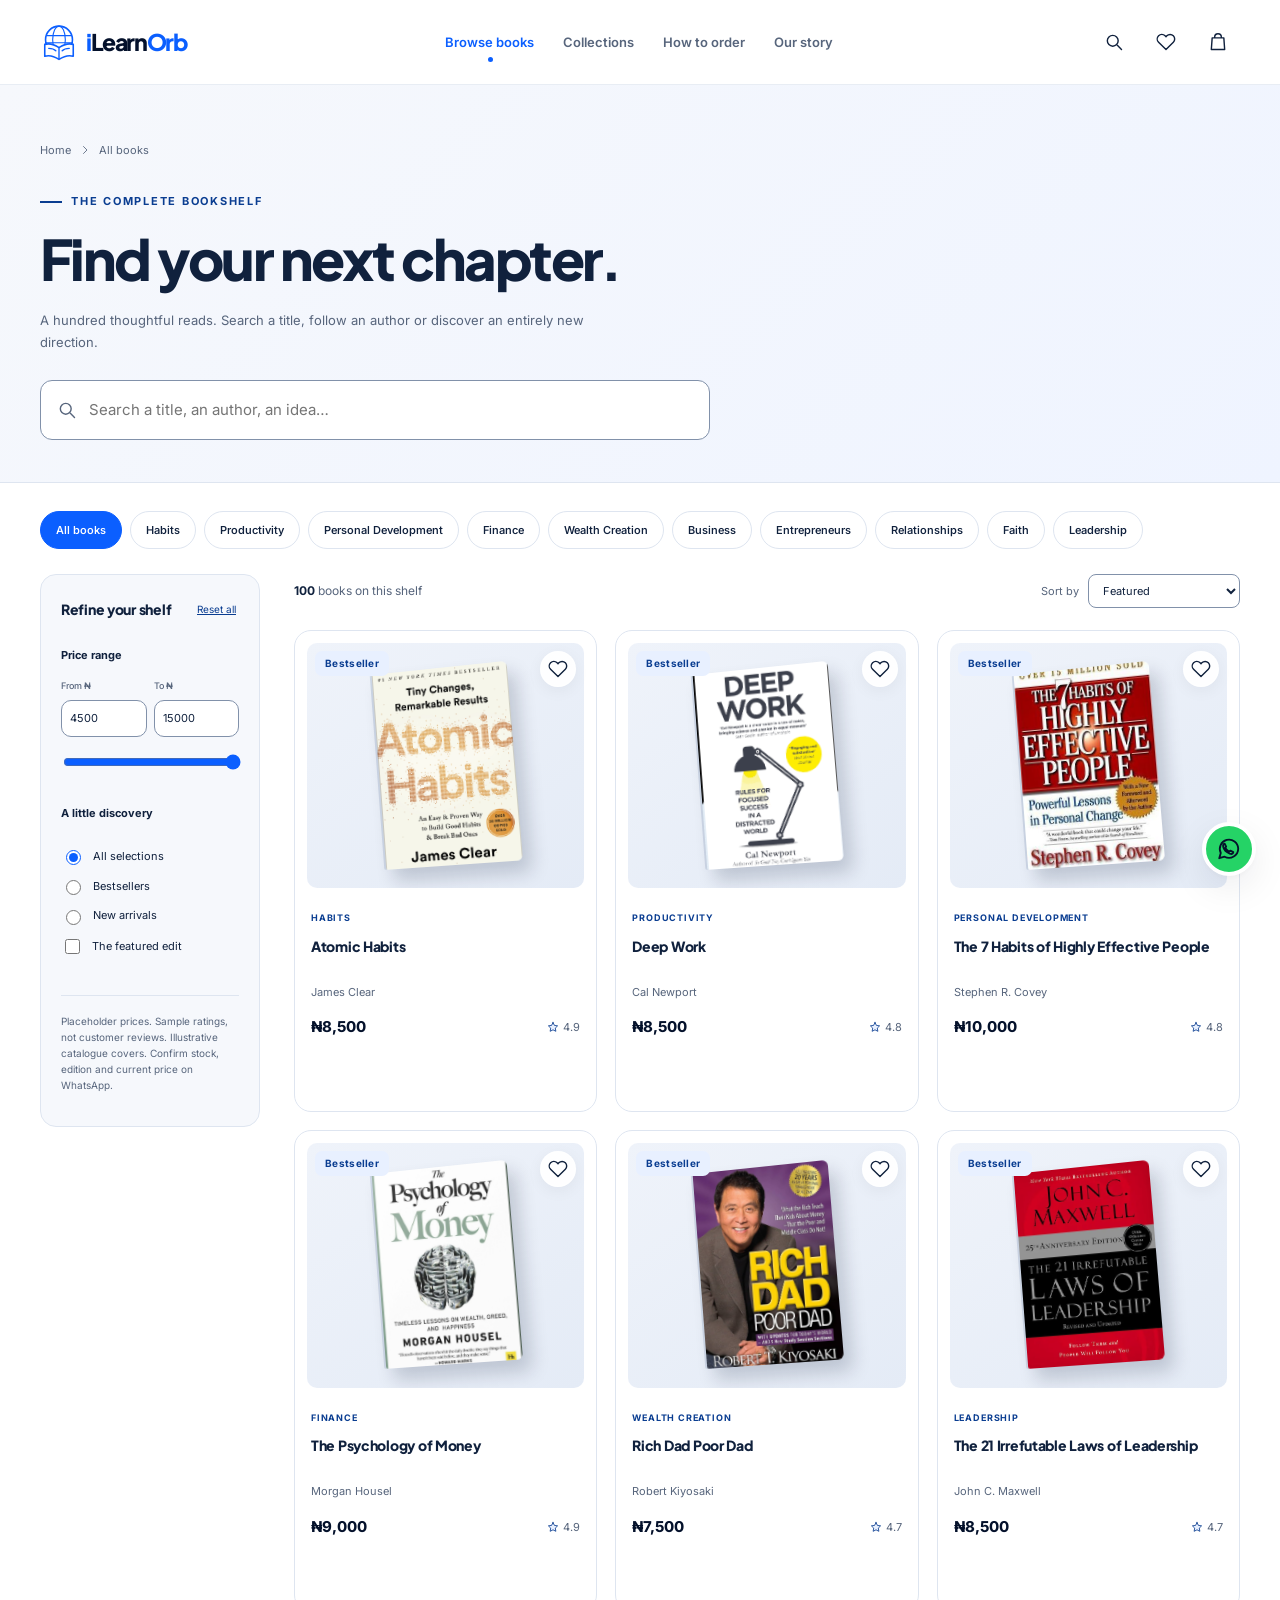
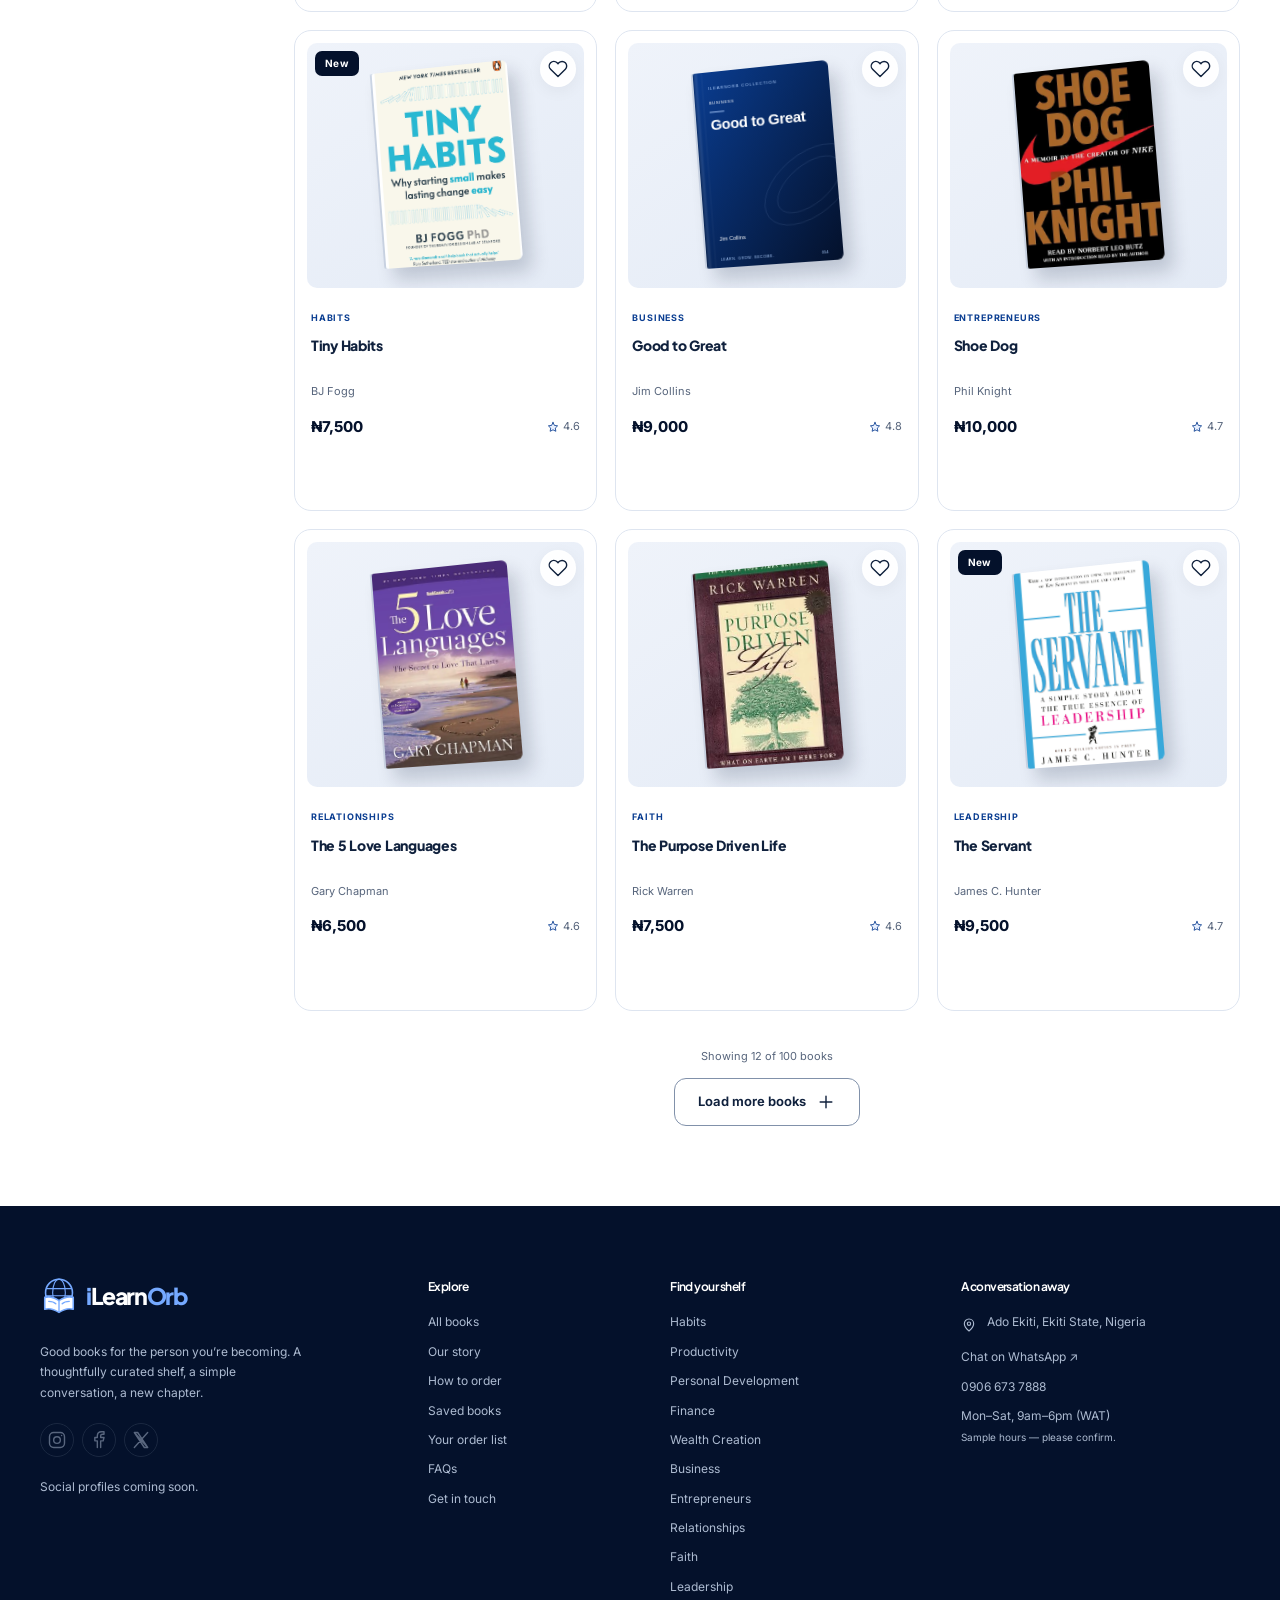
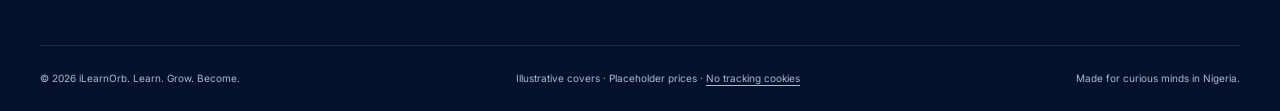
<file: pages/catalogue.html>
<!DOCTYPE html>
<html lang="en-NG">
<head>
  <meta charset="UTF-8">
  <meta name="viewport" content="width=device-width, initial-scale=1">
  <meta name="color-scheme" content="light">
  <meta name="theme-color" content="#04112B">
  <title>Browse All 100 Books | iLearnOrb</title>
  <meta name="description" content="Search the full iLearnOrb catalogue. Filter by ten categories, price and selections, then order your chosen books on WhatsApp.">
  <meta property="og:type" content="website">
  <meta property="og:locale" content="en_NG">
  <meta property="og:site_name" content="iLearnOrb">
  <meta property="og:title" content="Browse All 100 Books | iLearnOrb">
  <meta property="og:description" content="Search the full iLearnOrb catalogue. Filter by ten categories, price and selections, then order your chosen books on WhatsApp.">
  <meta property="og:url" content="https://ilearnorb.vercel.app/pages/catalogue.html">
  <meta property="og:image" content="https://ilearnorb.vercel.app/assets/og-image.png">
  <meta property="og:image:width" content="1200">
  <meta property="og:image:height" content="630">
  <meta property="og:image:alt" content="iLearnOrb — Learn. Grow. Become. A curated bookshelf in Nigeria.">
  <meta name="twitter:card" content="summary_large_image">
  <meta name="twitter:title" content="Browse All 100 Books | iLearnOrb">
  <meta name="twitter:description" content="Search the full iLearnOrb catalogue. Filter by ten categories, price and selections, then order your chosen books on WhatsApp.">
  <meta name="twitter:image" content="https://ilearnorb.vercel.app/assets/og-image.png">
  <link rel="canonical" href="https://ilearnorb.vercel.app/pages/catalogue.html">
  <link rel="icon" href="../assets/favicon.svg" type="image/svg+xml">
  <link rel="apple-touch-icon" href="../assets/icon-192.png">
  <link rel="manifest" href="../manifest.json">
  <link rel="preconnect" href="https://fonts.googleapis.com">
  <link rel="preconnect" href="https://fonts.gstatic.com" crossorigin>
  <link href="https://fonts.googleapis.com/css2?family=Inter:wght@400;500;600;700&amp;family=Plus+Jakarta+Sans:wght@500;600;700;800&amp;display=swap" rel="stylesheet">
  <link rel="stylesheet" href="../css/variables.css">
  <link rel="stylesheet" href="../css/base.css">
  <link rel="stylesheet" href="../css/components.css">
  <link rel="stylesheet" href="../css/animations.css">
  <link rel="stylesheet" href="../css/pages.css">
  <script src="../js/config.js" defer></script>
  <script src="../js/books-data.js" defer></script>
  <script src="../js/utils.js" defer></script>
  <script src="../js/cart.js" defer></script>
  <script src="../js/wishlist.js" defer></script>
  <script src="../js/catalogue.js" defer></script>
  <script src="../js/book.js" defer></script>
  <script src="../js/animations.js" defer></script>
  <script src="../js/app.js" defer></script>
</head>
<body data-page="catalogue">
  <a class="skip-link" href="#main-content">Skip to content</a>
  <header class="site-header" id="site-header"><div class="container navbar"><a class="logo-type" href="../index.html">iLearnOrb</a><a class="text-link" href="../pages/catalogue.html">Browse books</a></div></header>
  <noscript>JavaScript is needed for the catalogue, saved books and order list. You can still <a href="https://wa.me/2349066737888" target="_blank" rel="noopener noreferrer"><strong>contact iLearnOrb on WhatsApp</strong></a> to ask about books and delivery.</noscript>
  <main id="main-content" tabindex="-1">
    <section class="page-intro"><div class="container"><nav class="breadcrumbs" aria-label="Breadcrumb"><a href="../index.html">Home</a><svg class="icon" viewBox="0 0 24 24" aria-hidden="true"><path d="m9 5 7 7-7 7"/></svg><span aria-current="page">All books</span></nav><span class="eyebrow" id="category-eyebrow">The complete bookshelf</span><h1 id="catalogue-heading">Find your next chapter.</h1><p id="catalogue-description">A hundred thoughtful reads. Search a title, follow an author or discover an entirely new direction.</p><form class="catalogue-search search-box" id="catalogue-search-form"><label class="sr-only" for="catalogue-search">Search title, author or category</label><div class="search-field"><svg class="icon" viewBox="0 0 24 24" aria-hidden="true"><circle cx="10.5" cy="10.5" r="6.5"/><path d="m16 16 5 5"/></svg><input id="catalogue-search" type="search" placeholder="Search a title, an author, an idea…" autocomplete="off" maxlength="200"><button class="icon-button" id="clear-search" type="button" aria-label="Clear search" hidden><svg class="icon" viewBox="0 0 24 24" aria-hidden="true"><path d="m6 6 12 12M6 18 18 6"/></svg></button></div><div class="suggestions" id="catalogue-suggestions" hidden></div></form></div></section>
    <div class="container" id="catalogue-workspace">
      <div class="category-chips" id="category-chips" aria-label="Filter by category"></div>
      <div class="catalogue-layout">
        <aside class="filter-panel" id="catalogue-filters" aria-label="Book filters">
          <div class="filter-heading"><h2>Refine your shelf</h2><button class="filter-clear" data-reset-filters>Reset all</button></div>
          <fieldset class="filter-group"><legend>Price range</legend><div class="price-inputs"><div class="field"><label for="price-min">From ₦</label><input id="price-min" type="number" min="4500" max="15000" step="500" value="4500" inputmode="numeric"></div><div class="field"><label for="price-max">To ₦</label><input id="price-max" type="number" min="4500" max="15000" step="500" value="15000" inputmode="numeric"></div></div><label class="sr-only" for="max-price-range">Maximum price</label><input class="price-range" id="max-price-range" type="range" min="4500" max="15000" step="500" value="15000"></fieldset>
          <fieldset class="filter-group"><legend>A little discovery</legend><label class="filter-option"><input type="radio" name="badge" value="" checked> All selections</label><label class="filter-option"><input type="radio" name="badge" value="Bestseller"> Bestsellers</label><label class="filter-option"><input type="radio" name="badge" value="New"> New arrivals</label><label class="filter-option"><input id="featured-only" type="checkbox"> The featured edit</label></fieldset>
          <p class="fine-print" data-catalogue-note>Prices are placeholders. Ratings are samples, not customer reviews. Stock, edition and current price are confirmed on WhatsApp.</p>
        </aside>
        <section class="catalogue-content" aria-label="Matching books">
          <div class="catalogue-toolbar"><div class="results-count" id="results-count">Opening the bookshelf…</div><button class="btn btn-outline filter-toggle" id="filter-toggle" aria-expanded="false" aria-controls="catalogue-filters"><svg class="icon" viewBox="0 0 24 24" aria-hidden="true"><path d="M4 7h16M4 17h16"/><circle cx="9" cy="7" r="2"/><circle cx="15" cy="17" r="2"/></svg>Filters</button><div class="sort-control"><label for="catalogue-sort">Sort by</label><select id="catalogue-sort"><option value="featured">Featured</option><option value="price-asc">Price: low → high</option><option value="price-desc">Price: high → low</option><option value="title">Title: A–Z</option><option value="newest">Newest</option></select></div></div>
          <div class="book-grid catalogue-grid" id="catalogue-grid" data-stagger aria-busy="true"></div>
          <div class="load-more-wrap"><small id="catalogue-load-status"></small><button class="btn btn-outline" id="load-more">Load more books<svg class="icon" viewBox="0 0 24 24" aria-hidden="true"><path d="M12 5v14M5 12h14"/></svg></button></div><p class="sr-only" id="catalogue-announcer" role="status" aria-live="polite"></p>
        </section>
      </div>
    </div>
  </main>
  <footer class="site-footer" id="site-footer"><div class="container"><p>iLearnOrb · Learn. Grow. Become. · Ado Ekiti, Ekiti State, Nigeria</p></div></footer>
</body>
</html>
</file>
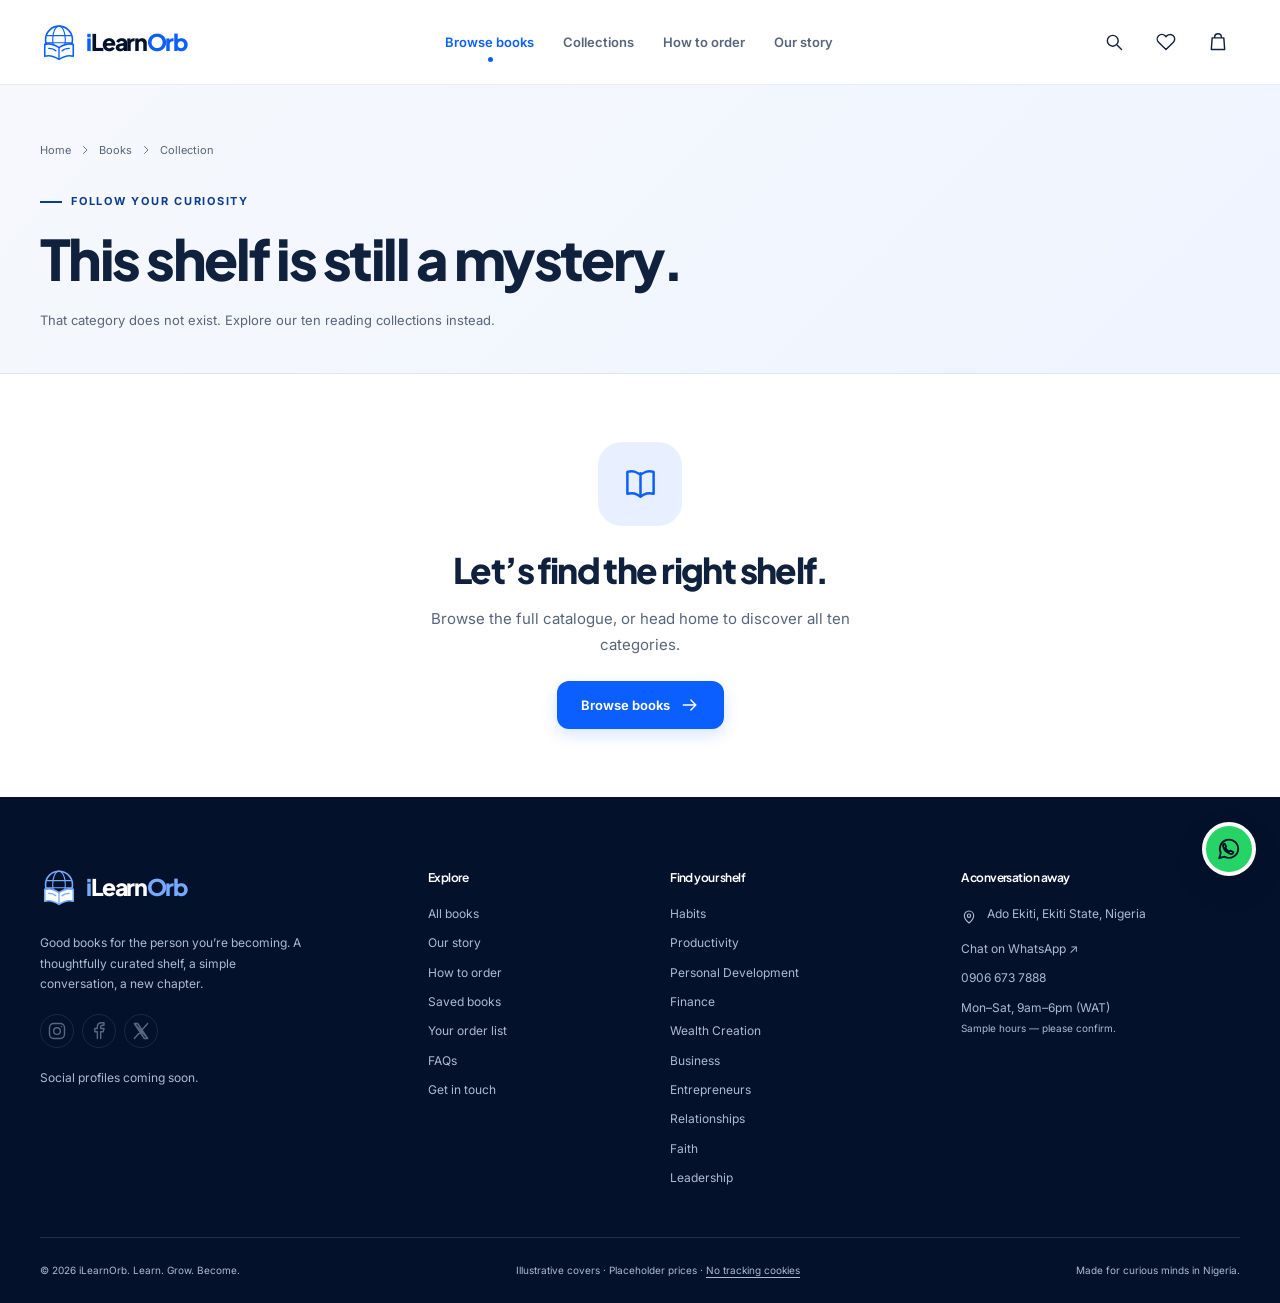
<file: pages/category.html>
<!DOCTYPE html>
<html lang="en-NG">
<head>
  <meta charset="UTF-8">
  <meta name="viewport" content="width=device-width, initial-scale=1">
  <meta name="color-scheme" content="light">
  <meta name="theme-color" content="#04112B">
  <title>Explore a Reading Collection | iLearnOrb</title>
  <meta name="description" content="Browse a curated iLearnOrb book collection. Explore titles, authors and prices, and order on WhatsApp in Nigeria.">
  <meta property="og:type" content="website">
  <meta property="og:locale" content="en_NG">
  <meta property="og:site_name" content="iLearnOrb">
  <meta property="og:title" content="Explore a Reading Collection | iLearnOrb">
  <meta property="og:description" content="Browse a curated iLearnOrb book collection. Explore titles, authors and prices, and order on WhatsApp in Nigeria.">
  <meta property="og:url" content="https://ilearnorb.vercel.app/pages/category.html">
  <meta property="og:image" content="https://ilearnorb.vercel.app/assets/og-image.png">
  <meta property="og:image:width" content="1200">
  <meta property="og:image:height" content="630">
  <meta property="og:image:alt" content="iLearnOrb — Learn. Grow. Become. A curated bookshelf in Nigeria.">
  <meta name="twitter:card" content="summary_large_image">
  <meta name="twitter:title" content="Explore a Reading Collection | iLearnOrb">
  <meta name="twitter:description" content="Browse a curated iLearnOrb book collection. Explore titles, authors and prices, and order on WhatsApp in Nigeria.">
  <meta name="twitter:image" content="https://ilearnorb.vercel.app/assets/og-image.png">
  <link rel="canonical" href="https://ilearnorb.vercel.app/pages/category.html">
  <link rel="icon" href="../assets/favicon.svg" type="image/svg+xml">
  <link rel="apple-touch-icon" href="../assets/icon-192.png">
  <link rel="manifest" href="../manifest.json">
  <link rel="preconnect" href="https://fonts.googleapis.com">
  <link rel="preconnect" href="https://fonts.gstatic.com" crossorigin>
  <link href="https://fonts.googleapis.com/css2?family=Inter:wght@400;500;600;700&amp;family=Plus+Jakarta+Sans:wght@500;600;700;800&amp;display=swap" rel="stylesheet">
  <link rel="stylesheet" href="../css/variables.css">
  <link rel="stylesheet" href="../css/base.css">
  <link rel="stylesheet" href="../css/components.css">
  <link rel="stylesheet" href="../css/animations.css">
  <link rel="stylesheet" href="../css/pages.css">
  <script src="../js/config.js" defer></script>
  <script src="../js/books-data.js" defer></script>
  <script src="../js/utils.js" defer></script>
  <script src="../js/cart.js" defer></script>
  <script src="../js/wishlist.js" defer></script>
  <script src="../js/catalogue.js" defer></script>
  <script src="../js/book.js" defer></script>
  <script src="../js/animations.js" defer></script>
  <script src="../js/app.js" defer></script>
</head>
<body data-page="category">
  <a class="skip-link" href="#main-content">Skip to content</a>
  <header class="site-header" id="site-header"><div class="container navbar"><a class="logo-type" href="../index.html">iLearnOrb</a><a class="text-link" href="../pages/catalogue.html">Browse books</a></div></header>
  <noscript>JavaScript is needed for the catalogue, saved books and order list. You can still <a href="https://wa.me/2349066737888" target="_blank" rel="noopener noreferrer"><strong>contact iLearnOrb on WhatsApp</strong></a> to ask about books and delivery.</noscript>
  <main id="main-content" tabindex="-1">
    <section class="page-intro"><div class="container"><nav class="breadcrumbs" aria-label="Breadcrumb"><a href="../index.html">Home</a><svg class="icon" viewBox="0 0 24 24" aria-hidden="true"><path d="m9 5 7 7-7 7"/></svg><a href="catalogue.html">Books</a><svg class="icon" viewBox="0 0 24 24" aria-hidden="true"><path d="m9 5 7 7-7 7"/></svg><span id="category-crumb" aria-current="page">Collection</span></nav><span class="eyebrow" id="category-eyebrow">Follow your curiosity</span><h1 id="catalogue-heading">Your reading collection.</h1><p id="catalogue-description">Explore ten thoughtfully selected books on this shelf.</p><form class="catalogue-search search-box" id="catalogue-search-form"><label class="sr-only" for="catalogue-search">Search title, author or category</label><div class="search-field"><svg class="icon" viewBox="0 0 24 24" aria-hidden="true"><circle cx="10.5" cy="10.5" r="6.5"/><path d="m16 16 5 5"/></svg><input id="catalogue-search" type="search" placeholder="Search a title, an author, an idea…" autocomplete="off" maxlength="200"><button class="icon-button" id="clear-search" type="button" aria-label="Clear search" hidden><svg class="icon" viewBox="0 0 24 24" aria-hidden="true"><path d="m6 6 12 12M6 18 18 6"/></svg></button></div><div class="suggestions" id="catalogue-suggestions" hidden></div></form></div></section>
    <div class="container" id="catalogue-workspace">
      <div class="category-chips" id="category-chips" aria-label="Filter by category"></div>
      <div class="catalogue-layout">
        <aside class="filter-panel" id="catalogue-filters" aria-label="Book filters">
          <div class="filter-heading"><h2>Refine your shelf</h2><button class="filter-clear" data-reset-filters>Reset all</button></div>
          <fieldset class="filter-group"><legend>Price range</legend><div class="price-inputs"><div class="field"><label for="price-min">From ₦</label><input id="price-min" type="number" min="4500" max="15000" step="500" value="4500" inputmode="numeric"></div><div class="field"><label for="price-max">To ₦</label><input id="price-max" type="number" min="4500" max="15000" step="500" value="15000" inputmode="numeric"></div></div><label class="sr-only" for="max-price-range">Maximum price</label><input class="price-range" id="max-price-range" type="range" min="4500" max="15000" step="500" value="15000"></fieldset>
          <fieldset class="filter-group"><legend>A little discovery</legend><label class="filter-option"><input type="radio" name="badge" value="" checked> All selections</label><label class="filter-option"><input type="radio" name="badge" value="Bestseller"> Bestsellers</label><label class="filter-option"><input type="radio" name="badge" value="New"> New arrivals</label><label class="filter-option"><input id="featured-only" type="checkbox"> The featured edit</label></fieldset>
          <p class="fine-print" data-catalogue-note>Prices are placeholders. Ratings are samples, not customer reviews. Stock, edition and current price are confirmed on WhatsApp.</p>
        </aside>
        <section class="catalogue-content" aria-label="Matching books">
          <div class="catalogue-toolbar"><div class="results-count" id="results-count">Opening the bookshelf…</div><button class="btn btn-outline filter-toggle" id="filter-toggle" aria-expanded="false" aria-controls="catalogue-filters"><svg class="icon" viewBox="0 0 24 24" aria-hidden="true"><path d="M4 7h16M4 17h16"/><circle cx="9" cy="7" r="2"/><circle cx="15" cy="17" r="2"/></svg>Filters</button><div class="sort-control"><label for="catalogue-sort">Sort by</label><select id="catalogue-sort"><option value="featured">Featured</option><option value="price-asc">Price: low → high</option><option value="price-desc">Price: high → low</option><option value="title">Title: A–Z</option><option value="newest">Newest</option></select></div></div>
          <div class="book-grid catalogue-grid" id="catalogue-grid" data-stagger aria-busy="true"></div>
          <div class="load-more-wrap"><small id="catalogue-load-status"></small><button class="btn btn-outline" id="load-more">Load more books<svg class="icon" viewBox="0 0 24 24" aria-hidden="true"><path d="M12 5v14M5 12h14"/></svg></button></div><p class="sr-only" id="catalogue-announcer" role="status" aria-live="polite"></p>
        </section>
      </div>
    </div>
  </main>
  <footer class="site-footer" id="site-footer"><div class="container"><p>iLearnOrb · Learn. Grow. Become. · Ado Ekiti, Ekiti State, Nigeria</p></div></footer>
</body>
</html>
</file>
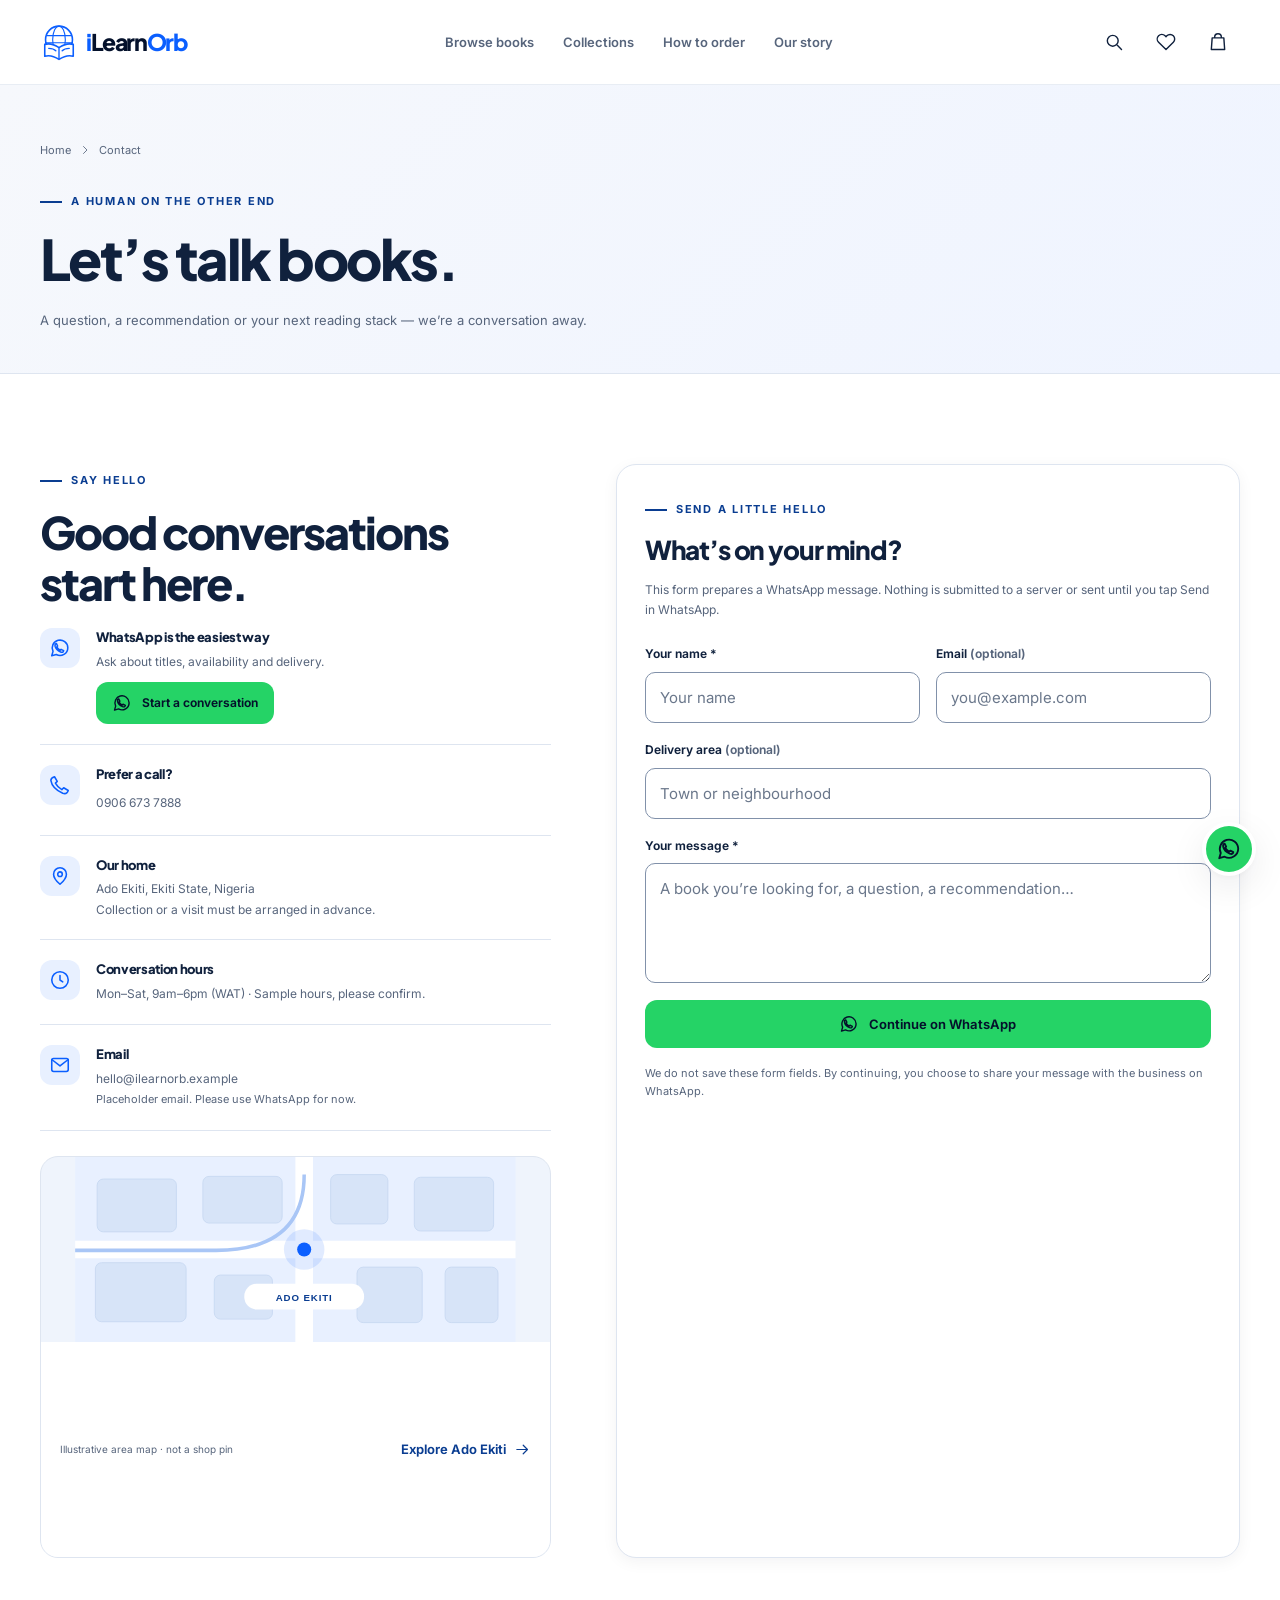
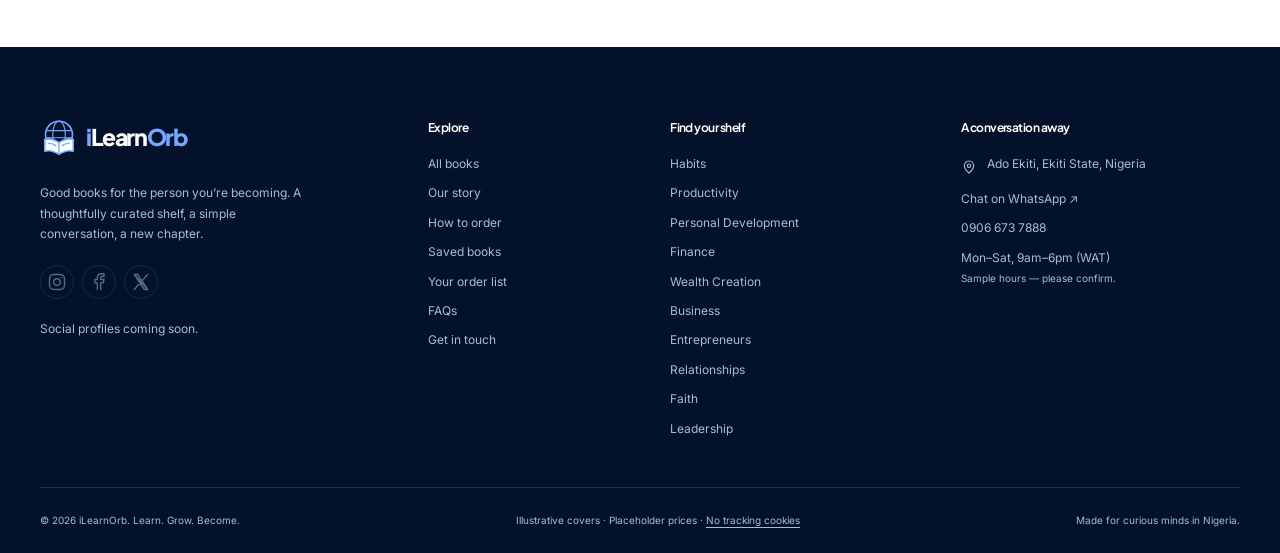
<file: pages/contact.html>
<!DOCTYPE html>
<html lang="en-NG">
<head>
  <meta charset="UTF-8">
  <meta name="viewport" content="width=device-width, initial-scale=1">
  <meta name="color-scheme" content="light">
  <meta name="theme-color" content="#04112B">
  <title>Contact &amp; Book Enquiries | iLearnOrb</title>
  <meta name="description" content="Chat with iLearnOrb on WhatsApp, call us or prepare a book enquiry. Based in Ado Ekiti, Ekiti State, Nigeria.">
  <meta property="og:type" content="website">
  <meta property="og:locale" content="en_NG">
  <meta property="og:site_name" content="iLearnOrb">
  <meta property="og:title" content="Contact &amp; Book Enquiries | iLearnOrb">
  <meta property="og:description" content="Chat with iLearnOrb on WhatsApp, call us or prepare a book enquiry. Based in Ado Ekiti, Ekiti State, Nigeria.">
  <meta property="og:url" content="https://ilearnorb.vercel.app/pages/contact.html">
  <meta property="og:image" content="https://ilearnorb.vercel.app/assets/og-image.png">
  <meta property="og:image:width" content="1200">
  <meta property="og:image:height" content="630">
  <meta property="og:image:alt" content="iLearnOrb — Learn. Grow. Become. A curated bookshelf in Nigeria.">
  <meta name="twitter:card" content="summary_large_image">
  <meta name="twitter:title" content="Contact &amp; Book Enquiries | iLearnOrb">
  <meta name="twitter:description" content="Chat with iLearnOrb on WhatsApp, call us or prepare a book enquiry. Based in Ado Ekiti, Ekiti State, Nigeria.">
  <meta name="twitter:image" content="https://ilearnorb.vercel.app/assets/og-image.png">
  <link rel="canonical" href="https://ilearnorb.vercel.app/pages/contact.html">
  <link rel="icon" href="../assets/favicon.svg" type="image/svg+xml">
  <link rel="apple-touch-icon" href="../assets/icon-192.png">
  <link rel="manifest" href="../manifest.json">
  <link rel="preconnect" href="https://fonts.googleapis.com">
  <link rel="preconnect" href="https://fonts.gstatic.com" crossorigin>
  <link href="https://fonts.googleapis.com/css2?family=Inter:wght@400;500;600;700&amp;family=Plus+Jakarta+Sans:wght@500;600;700;800&amp;display=swap" rel="stylesheet">
  <link rel="stylesheet" href="../css/variables.css">
  <link rel="stylesheet" href="../css/base.css">
  <link rel="stylesheet" href="../css/components.css">
  <link rel="stylesheet" href="../css/animations.css">
  <link rel="stylesheet" href="../css/pages.css">
  <script src="../js/config.js" defer></script>
  <script src="../js/books-data.js" defer></script>
  <script src="../js/utils.js" defer></script>
  <script src="../js/cart.js" defer></script>
  <script src="../js/wishlist.js" defer></script>
  <script src="../js/catalogue.js" defer></script>
  <script src="../js/book.js" defer></script>
  <script src="../js/animations.js" defer></script>
  <script src="../js/app.js" defer></script>
</head>
<body data-page="contact">
  <a class="skip-link" href="#main-content">Skip to content</a>
  <header class="site-header" id="site-header"><div class="container navbar"><a class="logo-type" href="../index.html">iLearnOrb</a><a class="text-link" href="../pages/catalogue.html">Browse books</a></div></header>
  <noscript>JavaScript is needed for the catalogue, saved books and order list. You can still <a href="https://wa.me/2349066737888" target="_blank" rel="noopener noreferrer"><strong>contact iLearnOrb on WhatsApp</strong></a> to ask about books and delivery.</noscript>
  <main id="main-content" tabindex="-1">
<section class="page-intro"><div class="container"><nav class="breadcrumbs" aria-label="Breadcrumb"><a href="../index.html">Home</a><svg class="icon" viewBox="0 0 24 24" aria-hidden="true"><path d="m9 5 7 7-7 7"/></svg><span aria-current="page">Contact</span></nav><span class="eyebrow">A human on the other end</span><h1>Let’s talk books.</h1><p>A question, a recommendation or your next reading stack — we’re a conversation away.</p></div></section>
    <section class="section"><div class="container contact-layout"><div class="reveal"><span class="eyebrow">Say hello</span><h2>Good conversations<br>start here.</h2><div class="contact-method"><div class="category-icon"><svg class="icon" viewBox="0 0 24 24" aria-hidden="true"><path d="M20.5 11.6a8.5 8.5 0 0 1-12.6 7.5L3 20.5l1.4-4.8a8.5 8.5 0 1 1 16.1-4.1Z"/><path d="m8 7 1.4 2.8-.9 1a9 9 0 0 0 3.7 3.7l1-1 2.8 1.4c-.4 2-1.7 2-3.3 1.4-3.4-1.4-5.4-3.4-6-6C6.4 8.8 6.5 7.3 8 7Z"/></svg></div><div><h3>WhatsApp is the easiest way</h3><p>Ask about titles, availability and delivery.</p><div style="margin-top:10px"><a class="btn btn-whatsapp btn-small" data-whatsapp="general" href="https://wa.me/2349066737888" target="_blank" rel="noopener noreferrer"><svg class="icon" viewBox="0 0 24 24" aria-hidden="true"><path d="M20.5 11.6a8.5 8.5 0 0 1-12.6 7.5L3 20.5l1.4-4.8a8.5 8.5 0 1 1 16.1-4.1Z"/><path d="m8 7 1.4 2.8-.9 1a9 9 0 0 0 3.7 3.7l1-1 2.8 1.4c-.4 2-1.7 2-3.3 1.4-3.4-1.4-5.4-3.4-6-6C6.4 8.8 6.5 7.3 8 7Z"/></svg>Start a conversation</a></div></div></div><div class="contact-method"><div class="category-icon"><svg class="icon" viewBox="0 0 24 24" aria-hidden="true"><path d="m6 3 3 5-2 2a16 16 0 0 0 7 7l2-2 5 3c-1 3-3 4-6 3C8 18 3 13 2 7c0-2 1-3 4-4Z"/></svg></div><div><h3>Prefer a call?</h3><a data-phone href="tel:+2349066737888">0906 673 7888</a></div></div><div class="contact-method"><div class="category-icon"><svg class="icon" viewBox="0 0 24 24" aria-hidden="true"><path d="M19 10c0 5-7 11-7 11S5 15 5 10a7 7 0 1 1 14 0Z"/><circle cx="12" cy="10" r="2.5"/></svg></div><div><h3>Our home</h3><p data-location>Ado Ekiti, Ekiti State, Nigeria</p><p class="fine-print">Collection or a visit must be arranged in advance.</p></div></div><div class="contact-method"><div class="category-icon"><svg class="icon" viewBox="0 0 24 24" aria-hidden="true"><circle cx="12" cy="12" r="9"/><path d="M12 7v5l3 2"/></svg></div><div><h3>Conversation hours</h3><p data-hours>Mon–Sat, 9am–6pm (WAT) · Sample hours, please confirm.</p></div></div><div class="contact-method"><div class="category-icon"><svg class="icon" viewBox="0 0 24 24" aria-hidden="true"><rect x="3" y="5" width="18" height="14" rx="2"/><path d="m3 6 9 7 9-7"/></svg></div><div><h3>Email</h3><p id="contact-email">hello@ilearnorb.example — placeholder email</p></div></div><div class="map-placeholder" aria-label="Illustrative map placeholder for Ado Ekiti"><svg viewBox="0 0 500 210" role="img" aria-label="Decorative area map, not a verified shop location"><rect width="500" height="210" fill="#E8F0FF"/><g fill="#D7E4F8" stroke="#C8D9F2"><rect x="25" y="25" width="90" height="60" rx="7"/><rect x="145" y="22" width="90" height="53" rx="7"/><rect x="290" y="20" width="65" height="56" rx="7"/><rect x="385" y="23" width="90" height="61" rx="7"/><rect x="23" y="120" width="103" height="67" rx="7"/><rect x="158" y="134" width="66" height="50" rx="7"/><rect x="320" y="125" width="74" height="63" rx="7"/><rect x="420" y="125" width="60" height="63" rx="7"/></g><path d="M0 105h500M260 0v210" stroke="#FFFFFF" stroke-width="20"/><path d="M0 106h160q100 0 100-86" stroke="#A9C6F6" stroke-width="4" fill="none"/><circle cx="260" cy="105" r="23" fill="#0B5FFF" opacity=".12"/><circle cx="260" cy="105" r="8" fill="#0B5FFF"/><rect x="192" y="144" width="136" height="29" rx="14" fill="#FFFFFF"/><text x="260" y="163" text-anchor="middle" fill="#0A3D91" font-family="Arial, sans-serif" font-size="11" font-weight="bold" letter-spacing="1">ADO EKITI</text></svg><div class="map-caption"><span>Illustrative area map · not a shop pin</span><a class="text-link" href="https://www.google.com/maps/search/?api=1&amp;query=Ado%20Ekiti%2C%20Ekiti%20State%2C%20Nigeria" target="_blank" rel="noopener noreferrer">Explore Ado Ekiti<svg class="icon" viewBox="0 0 24 24" aria-hidden="true"><path d="M4 12h15m-6-6 6 6-6 6"/></svg></a></div></div></div><div class="panel reveal"><span class="eyebrow">Send a little hello</span><h2 style="font-size:26px">What’s on your mind?</h2><p class="text-muted" style="font-size:12px;margin:15px 0 24px">This form prepares a WhatsApp message. Nothing is submitted to a server or sent until you tap Send in WhatsApp.</p><form class="contact-form" id="contact-form"><div class="form-two"><div class="field"><label for="contact-name">Your name *</label><input id="contact-name" name="name" autocomplete="name" placeholder="Your name" maxlength="60" required></div><div class="field"><label for="contact-user-email">Email <span class="text-muted">(optional)</span></label><input id="contact-user-email" type="email" name="email" autocomplete="email" placeholder="you@example.com" maxlength="120"></div></div><div class="field"><label for="contact-area">Delivery area <span class="text-muted">(optional)</span></label><input id="contact-area" name="area" autocomplete="address-level2" placeholder="Town or neighbourhood" maxlength="100"></div><div class="field"><label for="contact-message">Your message *</label><textarea id="contact-message" name="message" placeholder="A book you’re looking for, a question, a recommendation…" minlength="10" maxlength="1500" required></textarea></div><button class="btn btn-whatsapp btn-block" type="submit"><svg class="icon" viewBox="0 0 24 24" aria-hidden="true"><path d="M20.5 11.6a8.5 8.5 0 0 1-12.6 7.5L3 20.5l1.4-4.8a8.5 8.5 0 1 1 16.1-4.1Z"/><path d="m8 7 1.4 2.8-.9 1a9 9 0 0 0 3.7 3.7l1-1 2.8 1.4c-.4 2-1.7 2-3.3 1.4-3.4-1.4-5.4-3.4-6-6C6.4 8.8 6.5 7.3 8 7Z"/></svg>Continue on WhatsApp</button><a class="text-link" id="contact-fallback" target="_blank" rel="noopener noreferrer" hidden>Open your prepared message again<svg class="icon" viewBox="0 0 24 24" aria-hidden="true"><path d="M4 12h15m-6-6 6 6-6 6"/></svg></a><p class="fine-print" style="margin:0">We do not save these form fields. By continuing, you choose to share your message with the business on WhatsApp.</p></form></div></div></section>
  </main>
  <footer class="site-footer" id="site-footer"><div class="container"><p>iLearnOrb · Learn. Grow. Become. · Ado Ekiti, Ekiti State, Nigeria</p></div></footer>
</body>
</html>
</file>
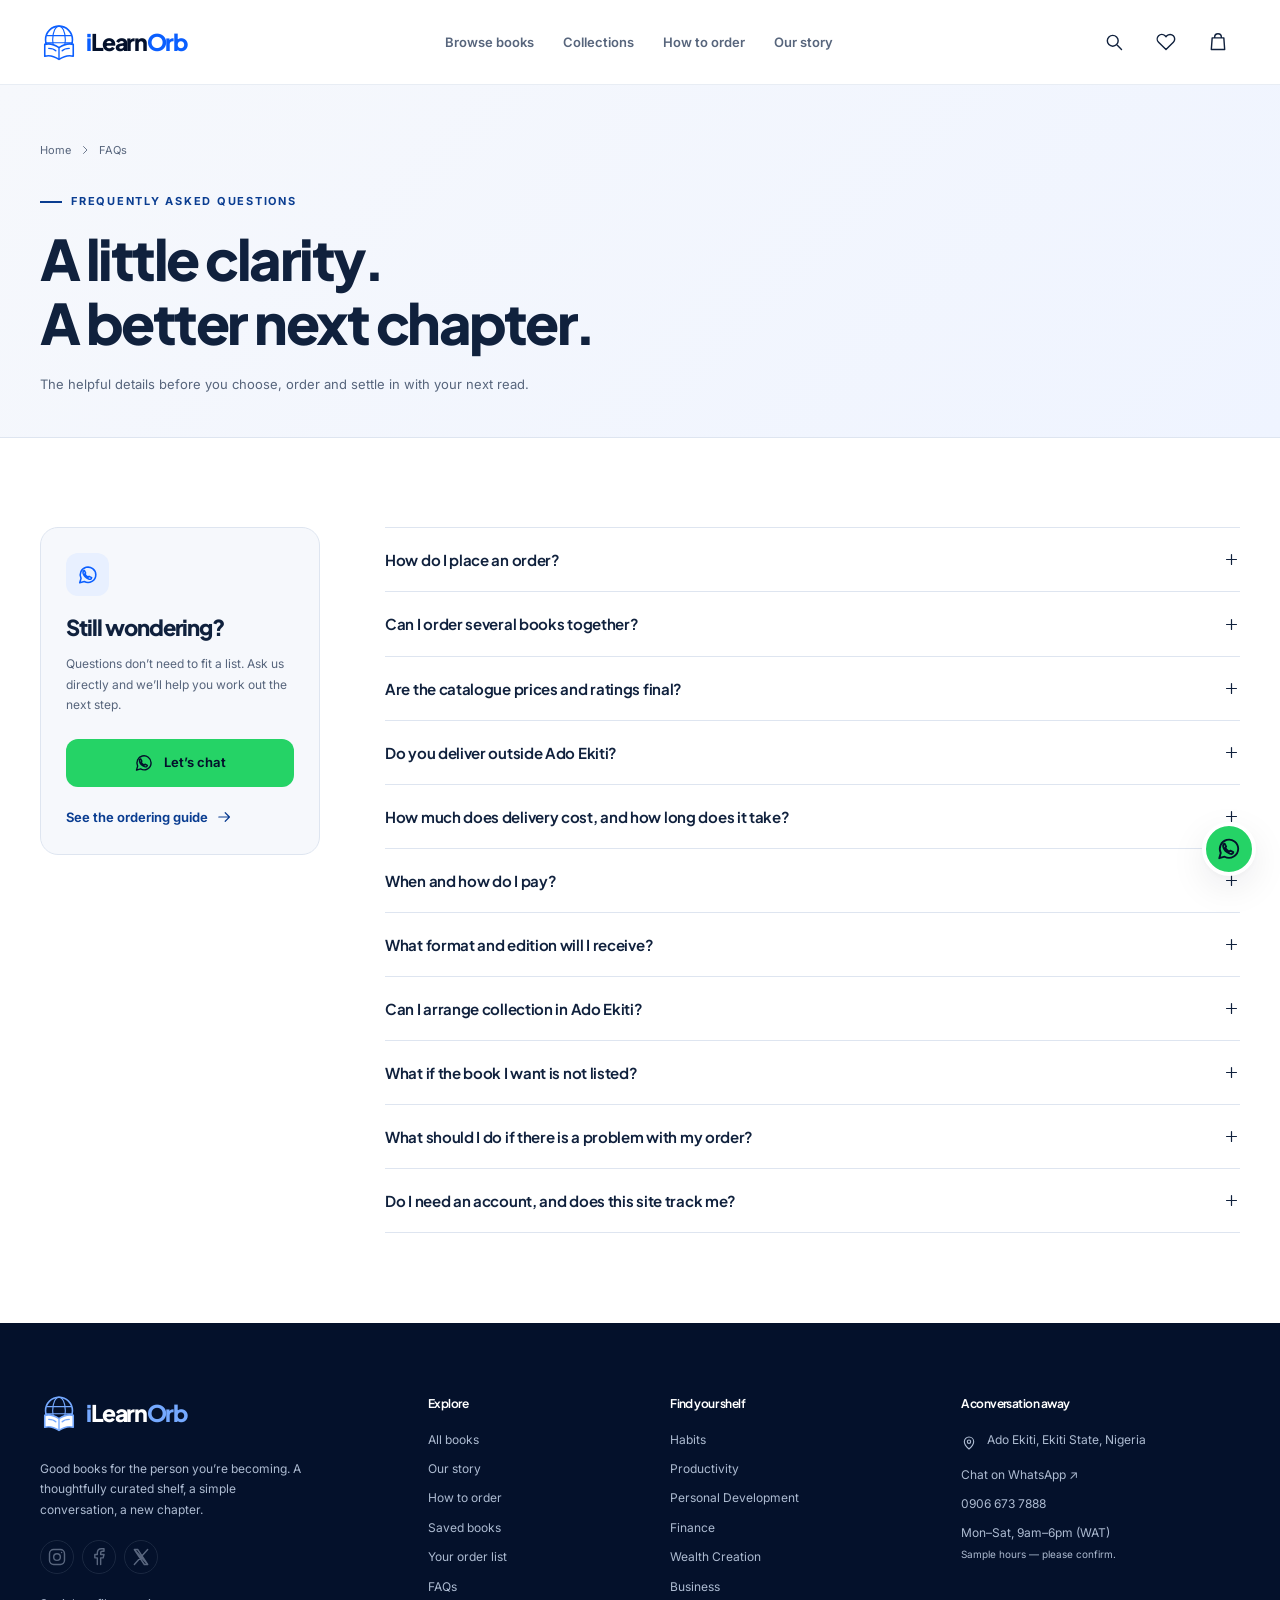
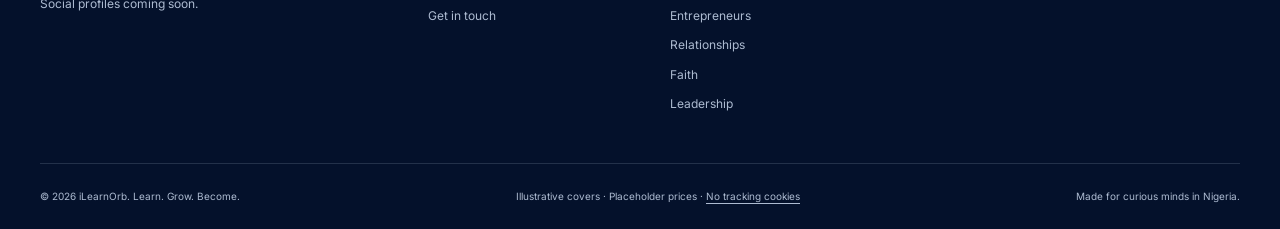
<file: pages/faq.html>
<!DOCTYPE html>
<html lang="en-NG">
<head>
  <meta charset="UTF-8">
  <meta name="viewport" content="width=device-width, initial-scale=1">
  <meta name="color-scheme" content="light">
  <meta name="theme-color" content="#04112B">
  <title>Ordering &amp; Delivery FAQs | iLearnOrb</title>
  <meta name="description" content="Answers about iLearnOrb orders, delivery, prices, editions, payment and browser storage. Find clarity before ordering on WhatsApp.">
  <meta property="og:type" content="website">
  <meta property="og:locale" content="en_NG">
  <meta property="og:site_name" content="iLearnOrb">
  <meta property="og:title" content="Ordering &amp; Delivery FAQs | iLearnOrb">
  <meta property="og:description" content="Answers about iLearnOrb orders, delivery, prices, editions, payment and browser storage. Find clarity before ordering on WhatsApp.">
  <meta property="og:url" content="https://ilearnorb.vercel.app/pages/faq.html">
  <meta property="og:image" content="https://ilearnorb.vercel.app/assets/og-image.png">
  <meta property="og:image:width" content="1200">
  <meta property="og:image:height" content="630">
  <meta property="og:image:alt" content="iLearnOrb — Learn. Grow. Become. A curated bookshelf in Nigeria.">
  <meta name="twitter:card" content="summary_large_image">
  <meta name="twitter:title" content="Ordering &amp; Delivery FAQs | iLearnOrb">
  <meta name="twitter:description" content="Answers about iLearnOrb orders, delivery, prices, editions, payment and browser storage. Find clarity before ordering on WhatsApp.">
  <meta name="twitter:image" content="https://ilearnorb.vercel.app/assets/og-image.png">
  <link rel="canonical" href="https://ilearnorb.vercel.app/pages/faq.html">
  <link rel="icon" href="../assets/favicon.svg" type="image/svg+xml">
  <link rel="apple-touch-icon" href="../assets/icon-192.png">
  <link rel="manifest" href="../manifest.json">
  <link rel="preconnect" href="https://fonts.googleapis.com">
  <link rel="preconnect" href="https://fonts.gstatic.com" crossorigin>
  <link href="https://fonts.googleapis.com/css2?family=Inter:wght@400;500;600;700&amp;family=Plus+Jakarta+Sans:wght@500;600;700;800&amp;display=swap" rel="stylesheet">
  <link rel="stylesheet" href="../css/variables.css">
  <link rel="stylesheet" href="../css/base.css">
  <link rel="stylesheet" href="../css/components.css">
  <link rel="stylesheet" href="../css/animations.css">
  <link rel="stylesheet" href="../css/pages.css">
  <script src="../js/config.js" defer></script>
  <script src="../js/books-data.js" defer></script>
  <script src="../js/utils.js" defer></script>
  <script src="../js/cart.js" defer></script>
  <script src="../js/wishlist.js" defer></script>
  <script src="../js/catalogue.js" defer></script>
  <script src="../js/book.js" defer></script>
  <script src="../js/animations.js" defer></script>
  <script src="../js/app.js" defer></script>
</head>
<body data-page="faq">
  <a class="skip-link" href="#main-content">Skip to content</a>
  <header class="site-header" id="site-header"><div class="container navbar"><a class="logo-type" href="../index.html">iLearnOrb</a><a class="text-link" href="../pages/catalogue.html">Browse books</a></div></header>
  <noscript>JavaScript is needed for the catalogue, saved books and order list. You can still <a href="https://wa.me/2349066737888" target="_blank" rel="noopener noreferrer"><strong>contact iLearnOrb on WhatsApp</strong></a> to ask about books and delivery.</noscript>
  <main id="main-content" tabindex="-1">
<section class="page-intro"><div class="container"><nav class="breadcrumbs" aria-label="Breadcrumb"><a href="../index.html">Home</a><svg class="icon" viewBox="0 0 24 24" aria-hidden="true"><path d="m9 5 7 7-7 7"/></svg><span aria-current="page">FAQs</span></nav><span class="eyebrow">Frequently asked questions</span><h1>A little clarity.<br>A better next chapter.</h1><p>The helpful details before you choose, order and settle in with your next read.</p></div></section>
    <section class="section"><div class="container faq-layout"><aside class="faq-help reveal"><div class="category-icon"><svg class="icon" viewBox="0 0 24 24" aria-hidden="true"><path d="M20.5 11.6a8.5 8.5 0 0 1-12.6 7.5L3 20.5l1.4-4.8a8.5 8.5 0 1 1 16.1-4.1Z"/><path d="m8 7 1.4 2.8-.9 1a9 9 0 0 0 3.7 3.7l1-1 2.8 1.4c-.4 2-1.7 2-3.3 1.4-3.4-1.4-5.4-3.4-6-6C6.4 8.8 6.5 7.3 8 7Z"/></svg></div><h2>Still wondering?</h2><p>Questions don’t need to fit a list. Ask us directly and we’ll help you work out the next step.</p><a class="btn btn-whatsapp btn-block" data-whatsapp="general" href="https://wa.me/2349066737888" target="_blank" rel="noopener noreferrer"><svg class="icon" viewBox="0 0 24 24" aria-hidden="true"><path d="M20.5 11.6a8.5 8.5 0 0 1-12.6 7.5L3 20.5l1.4-4.8a8.5 8.5 0 1 1 16.1-4.1Z"/><path d="m8 7 1.4 2.8-.9 1a9 9 0 0 0 3.7 3.7l1-1 2.8 1.4c-.4 2-1.7 2-3.3 1.4-3.4-1.4-5.4-3.4-6-6C6.4 8.8 6.5 7.3 8 7Z"/></svg>Let’s chat</a><a class="text-link" style="margin-top:19px" href="how-to-order.html">See the ordering guide<svg class="icon" viewBox="0 0 24 24" aria-hidden="true"><path d="M4 12h15m-6-6 6 6-6 6"/></svg></a></aside><div class="faq-list" id="faq-list"></div></div></section>
  </main>
  <footer class="site-footer" id="site-footer"><div class="container"><p>iLearnOrb · Learn. Grow. Become. · Ado Ekiti, Ekiti State, Nigeria</p></div></footer>
</body>
</html>
</file>
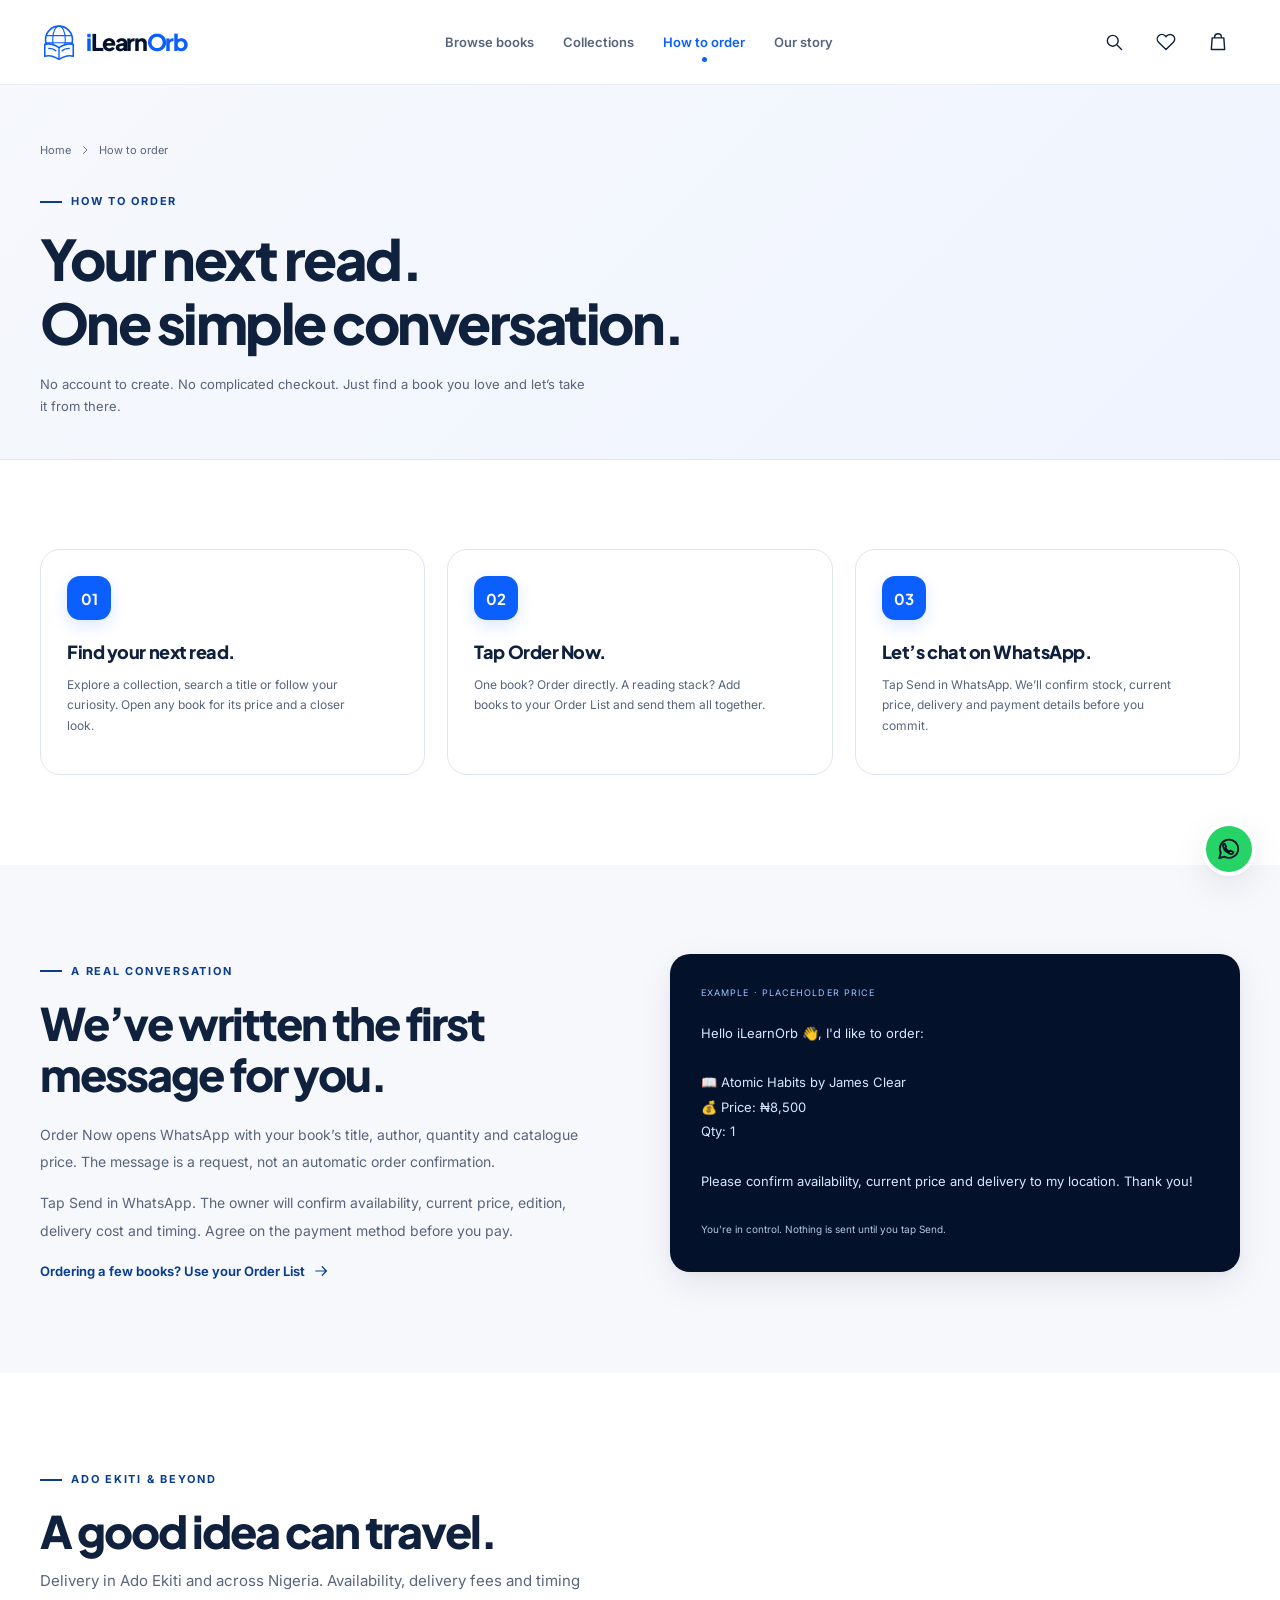
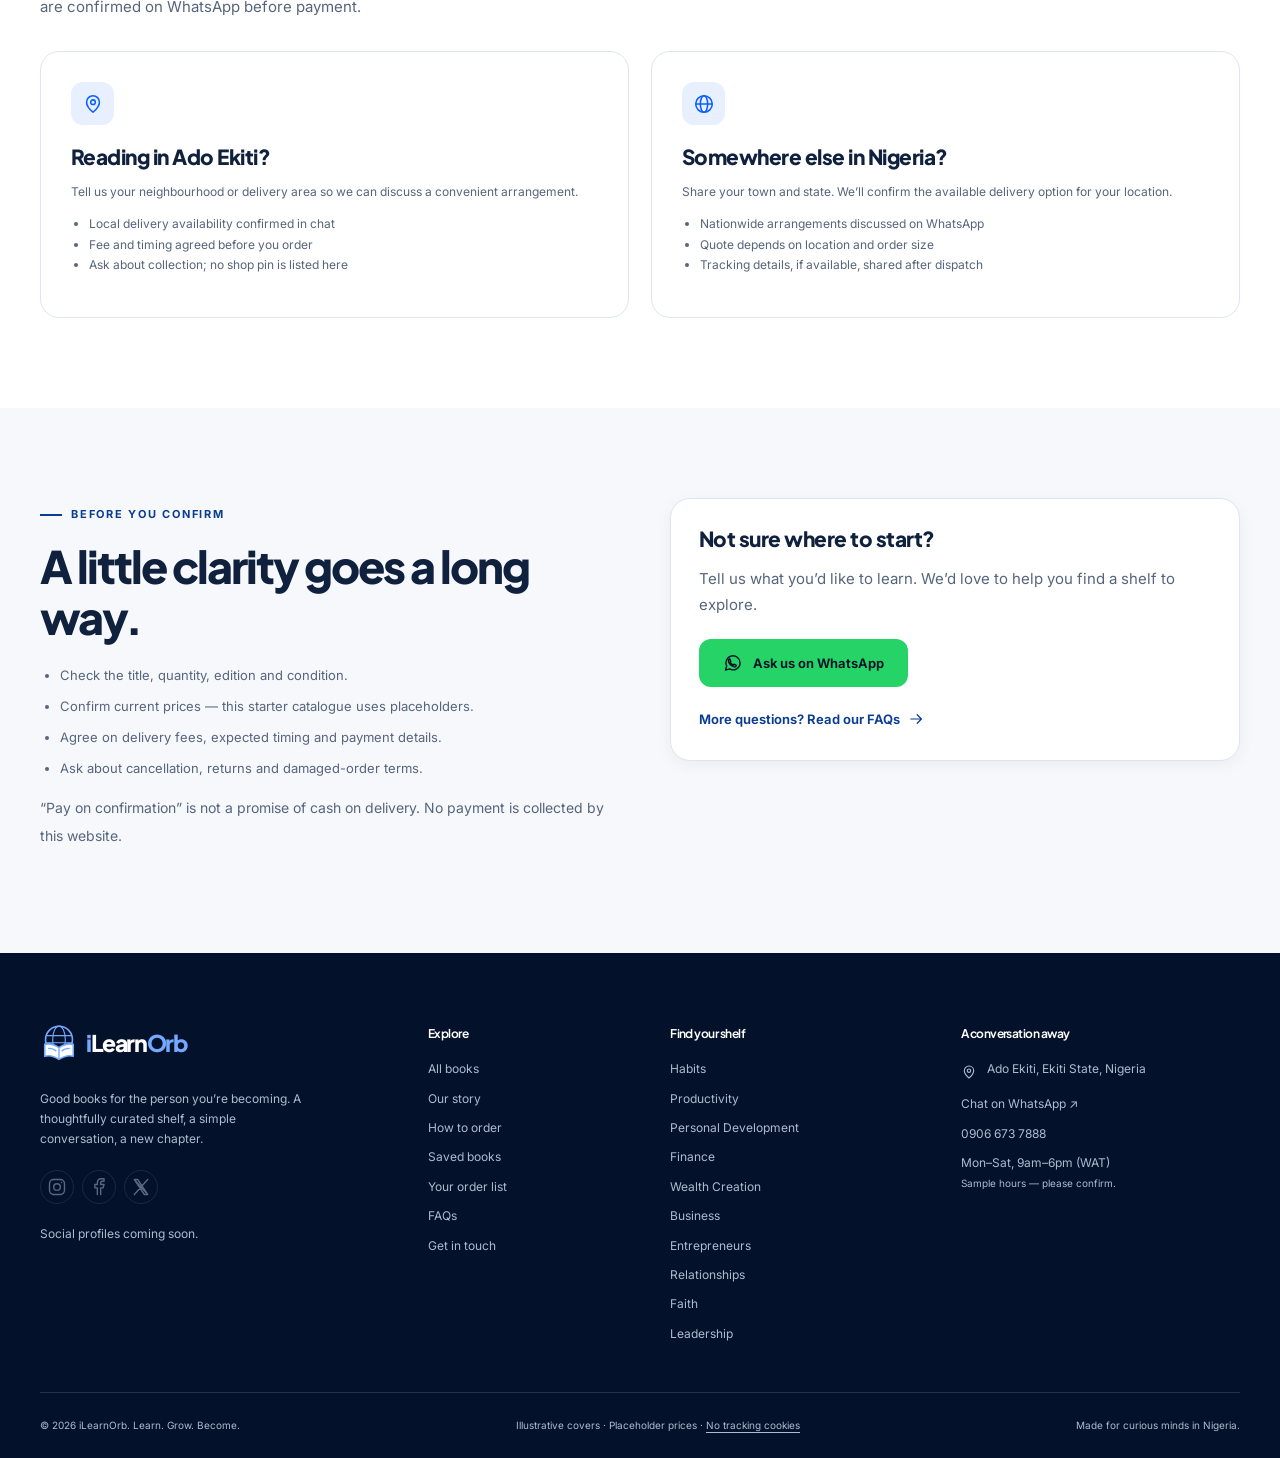
<file: pages/how-to-order.html>
<!DOCTYPE html>
<html lang="en-NG">
<head>
  <meta charset="UTF-8">
  <meta name="viewport" content="width=device-width, initial-scale=1">
  <meta name="color-scheme" content="light">
  <meta name="theme-color" content="#04112B">
  <title>How to Order &amp; Delivery | iLearnOrb</title>
  <meta name="description" content="Choose a book, open WhatsApp and confirm availability, current price and delivery. Learn about ordering in Ado Ekiti and nationwide.">
  <meta property="og:type" content="website">
  <meta property="og:locale" content="en_NG">
  <meta property="og:site_name" content="iLearnOrb">
  <meta property="og:title" content="How to Order &amp; Delivery | iLearnOrb">
  <meta property="og:description" content="Choose a book, open WhatsApp and confirm availability, current price and delivery. Learn about ordering in Ado Ekiti and nationwide.">
  <meta property="og:url" content="https://ilearnorb.vercel.app/pages/how-to-order.html">
  <meta property="og:image" content="https://ilearnorb.vercel.app/assets/og-image.png">
  <meta property="og:image:width" content="1200">
  <meta property="og:image:height" content="630">
  <meta property="og:image:alt" content="iLearnOrb — Learn. Grow. Become. A curated bookshelf in Nigeria.">
  <meta name="twitter:card" content="summary_large_image">
  <meta name="twitter:title" content="How to Order &amp; Delivery | iLearnOrb">
  <meta name="twitter:description" content="Choose a book, open WhatsApp and confirm availability, current price and delivery. Learn about ordering in Ado Ekiti and nationwide.">
  <meta name="twitter:image" content="https://ilearnorb.vercel.app/assets/og-image.png">
  <link rel="canonical" href="https://ilearnorb.vercel.app/pages/how-to-order.html">
  <link rel="icon" href="../assets/favicon.svg" type="image/svg+xml">
  <link rel="apple-touch-icon" href="../assets/icon-192.png">
  <link rel="manifest" href="../manifest.json">
  <link rel="preconnect" href="https://fonts.googleapis.com">
  <link rel="preconnect" href="https://fonts.gstatic.com" crossorigin>
  <link href="https://fonts.googleapis.com/css2?family=Inter:wght@400;500;600;700&amp;family=Plus+Jakarta+Sans:wght@500;600;700;800&amp;display=swap" rel="stylesheet">
  <link rel="stylesheet" href="../css/variables.css">
  <link rel="stylesheet" href="../css/base.css">
  <link rel="stylesheet" href="../css/components.css">
  <link rel="stylesheet" href="../css/animations.css">
  <link rel="stylesheet" href="../css/pages.css">
  <script src="../js/config.js" defer></script>
  <script src="../js/books-data.js" defer></script>
  <script src="../js/utils.js" defer></script>
  <script src="../js/cart.js" defer></script>
  <script src="../js/wishlist.js" defer></script>
  <script src="../js/catalogue.js" defer></script>
  <script src="../js/book.js" defer></script>
  <script src="../js/animations.js" defer></script>
  <script src="../js/app.js" defer></script>
</head>
<body data-page="how-to-order">
  <a class="skip-link" href="#main-content">Skip to content</a>
  <header class="site-header" id="site-header"><div class="container navbar"><a class="logo-type" href="../index.html">iLearnOrb</a><a class="text-link" href="../pages/catalogue.html">Browse books</a></div></header>
  <noscript>JavaScript is needed for the catalogue, saved books and order list. You can still <a href="https://wa.me/2349066737888" target="_blank" rel="noopener noreferrer"><strong>contact iLearnOrb on WhatsApp</strong></a> to ask about books and delivery.</noscript>
  <main id="main-content" tabindex="-1">
<section class="page-intro"><div class="container"><nav class="breadcrumbs" aria-label="Breadcrumb"><a href="../index.html">Home</a><svg class="icon" viewBox="0 0 24 24" aria-hidden="true"><path d="m9 5 7 7-7 7"/></svg><span aria-current="page">How to order</span></nav><span class="eyebrow">How to order</span><h1>Your next read.<br>One simple conversation.</h1><p>No account to create. No complicated checkout. Just find a book you love and let’s take it from there.</p></div></section>
    <section class="section order-guide"><div class="container"><div class="steps-grid" data-stagger>
      <article class="step-card reveal"><span class="step-number">01</span><h3>Find your next read.</h3><p>Explore a collection, search a title or follow your curiosity. Open any book for its price and a closer look.</p></article>
      <article class="step-card reveal"><span class="step-number">02</span><h3>Tap Order Now.</h3><p>One book? Order directly. A reading stack? Add books to your Order List and send them all together.</p></article>
      <article class="step-card reveal"><span class="step-number">03</span><h3>Let’s chat on WhatsApp.</h3><p>Tap Send in WhatsApp. We’ll confirm stock, current price, delivery and payment details before you commit.</p></article>
    </div></div></section>
    <section class="section section-soft"><div class="container content-grid"><div class="prose reveal"><span class="eyebrow">A real conversation</span><h2>We’ve written the first message for you.</h2><p>Order Now opens WhatsApp with your book’s title, author, quantity and catalogue price. The message is a request, not an automatic order confirmation.</p><p>Tap Send in WhatsApp. The owner will confirm availability, current price, edition, delivery cost and timing. Agree on the payment method before you pay.</p><a class="text-link" href="cart.html">Ordering a few books? Use your Order List<svg class="icon" viewBox="0 0 24 24" aria-hidden="true"><path d="M4 12h15m-6-6 6 6-6 6"/></svg></a></div><div class="message-preview reveal"><span class="message-preview-label">EXAMPLE · PLACEHOLDER PRICE</span><p>Hello iLearnOrb 👋, I'd like to order:<br><br>📖 Atomic Habits by James Clear<br>💰 Price: ₦8,500<br>Qty: 1<br><br>Please confirm availability, current price and delivery to my location. Thank you!</p><span class="message-preview-foot">You’re in control. Nothing is sent until you tap Send.</span></div></div></section>
    <section class="section" id="delivery"><div class="container"><div class="section-head reveal"><div><span class="eyebrow">Ado Ekiti &amp; beyond</span><h2>A good idea can travel.</h2><p data-delivery-note>Delivery fees and timing are confirmed on WhatsApp before payment.</p></div></div><div class="delivery-cards" data-stagger><article class="delivery-card reveal"><div class="category-icon"><svg class="icon" viewBox="0 0 24 24" aria-hidden="true"><path d="M19 10c0 5-7 11-7 11S5 15 5 10a7 7 0 1 1 14 0Z"/><circle cx="12" cy="10" r="2.5"/></svg></div><h3>Reading in Ado Ekiti?</h3><p>Tell us your neighbourhood or delivery area so we can discuss a convenient arrangement.</p><ul><li>Local delivery availability confirmed in chat</li><li>Fee and timing agreed before you order</li><li>Ask about collection; no shop pin is listed here</li></ul></article><article class="delivery-card reveal"><div class="category-icon"><svg class="icon" viewBox="0 0 24 24" aria-hidden="true"><circle cx="12" cy="12" r="9"/><ellipse cx="12" cy="12" rx="4" ry="9"/><path d="M3 12h18"/></svg></div><h3>Somewhere else in Nigeria?</h3><p>Share your town and state. We’ll confirm the available delivery option for your location.</p><ul><li>Nationwide arrangements discussed on WhatsApp</li><li>Quote depends on location and order size</li><li>Tracking details, if available, shared after dispatch</li></ul></article></div></div></section>
    <section class="section section-soft"><div class="container content-grid"><div class="prose reveal"><span class="eyebrow">Before you confirm</span><h2>A little clarity goes a long way.</h2><ul><li>Check the title, quantity, edition and condition.</li><li>Confirm current prices — this starter catalogue uses placeholders.</li><li>Agree on delivery fees, expected timing and payment details.</li><li>Ask about cancellation, returns and damaged-order terms.</li></ul><p class="fine-print">“Pay on confirmation” is not a promise of cash on delivery. No payment is collected by this website.</p></div><div class="panel reveal"><h3>Not sure where to start?</h3><p class="text-muted" style="margin:16px 0 22px">Tell us what you’d like to learn. We’d love to help you find a shelf to explore.</p><a class="btn btn-whatsapp" data-whatsapp="general" href="https://wa.me/2349066737888" target="_blank" rel="noopener noreferrer"><svg class="icon" viewBox="0 0 24 24" aria-hidden="true"><path d="M20.5 11.6a8.5 8.5 0 0 1-12.6 7.5L3 20.5l1.4-4.8a8.5 8.5 0 1 1 16.1-4.1Z"/><path d="m8 7 1.4 2.8-.9 1a9 9 0 0 0 3.7 3.7l1-1 2.8 1.4c-.4 2-1.7 2-3.3 1.4-3.4-1.4-5.4-3.4-6-6C6.4 8.8 6.5 7.3 8 7Z"/></svg>Ask us on WhatsApp</a><div style="margin-top:19px"><a class="text-link" href="faq.html">More questions? Read our FAQs<svg class="icon" viewBox="0 0 24 24" aria-hidden="true"><path d="M4 12h15m-6-6 6 6-6 6"/></svg></a></div></div></div></section>
  </main>
  <footer class="site-footer" id="site-footer"><div class="container"><p>iLearnOrb · Learn. Grow. Become. · Ado Ekiti, Ekiti State, Nigeria</p></div></footer>
</body>
</html>
</file>
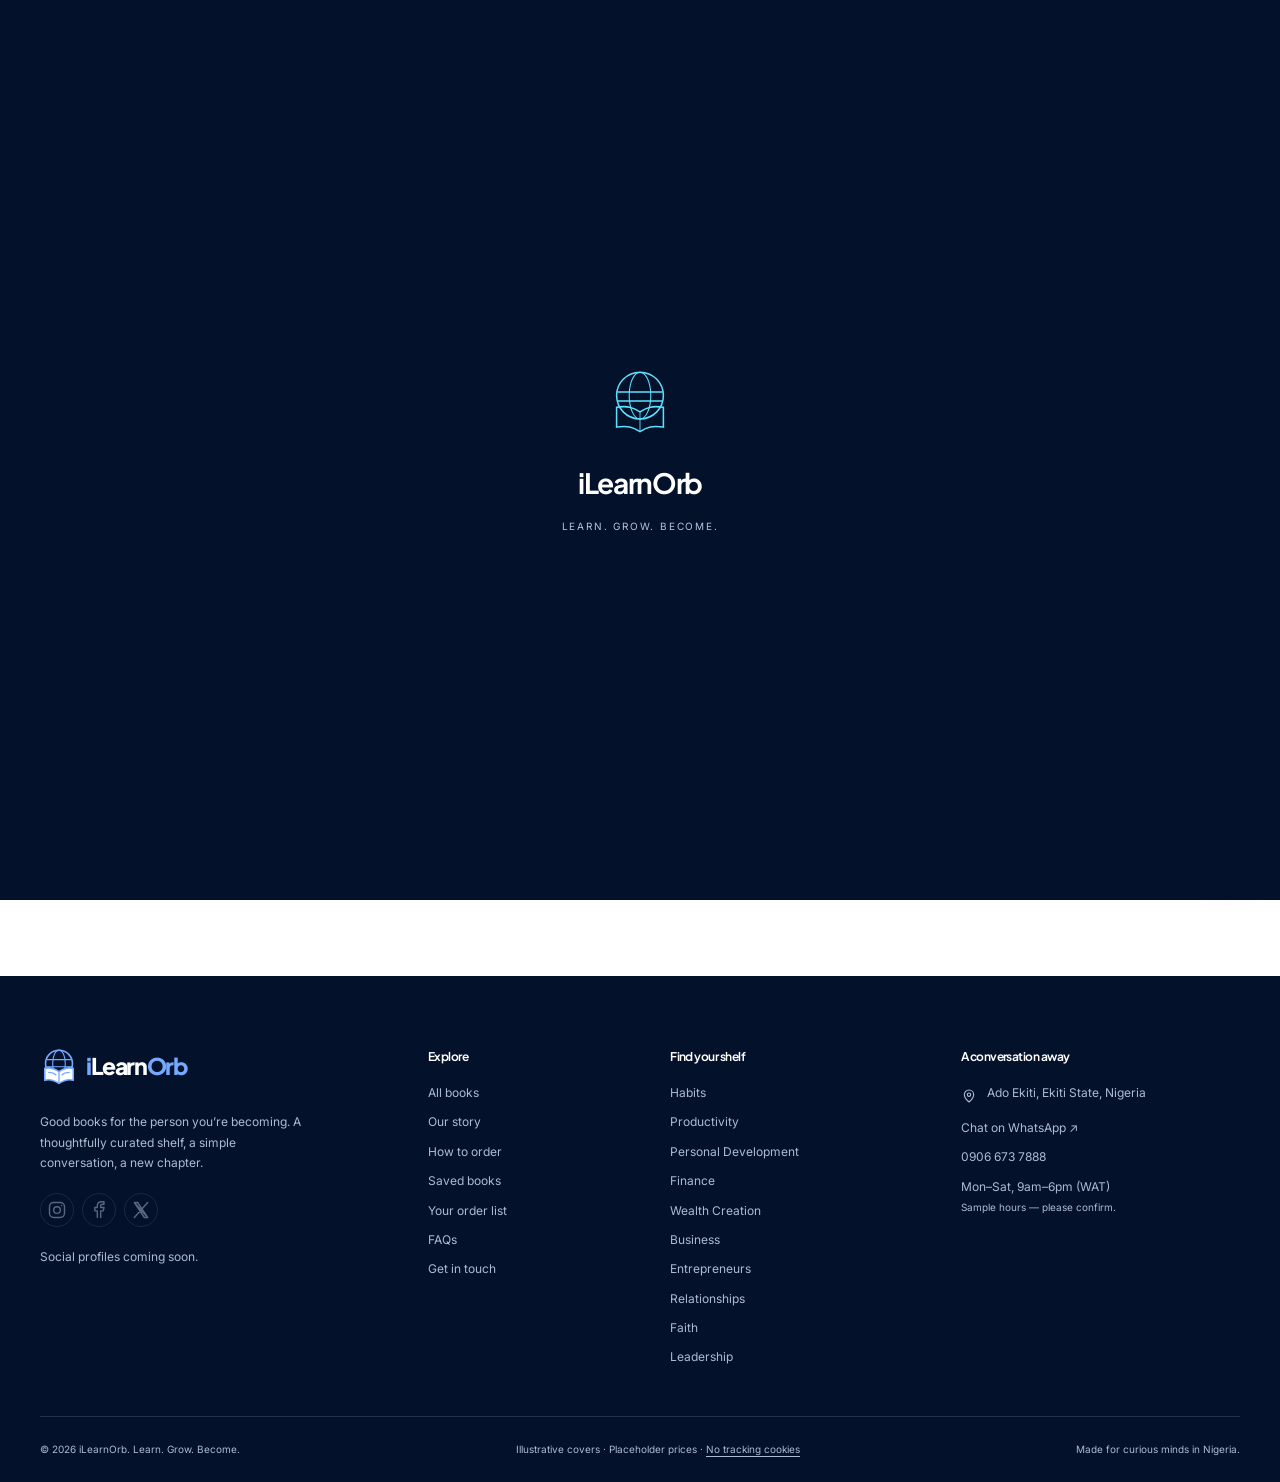
<file: pages/wishlist.html>
<!DOCTYPE html>
<html lang="en-NG">
<head>
  <meta charset="UTF-8">
  <meta name="viewport" content="width=device-width, initial-scale=1">
  <meta name="color-scheme" content="light">
  <meta name="theme-color" content="#04112B">
  <title>Your Saved Books | iLearnOrb</title>
  <meta name="description" content="Keep a wishlist of the iLearnOrb books you want to read next. Saved in your browser with no account or tracking cookies.">
  <meta property="og:type" content="website">
  <meta property="og:locale" content="en_NG">
  <meta property="og:site_name" content="iLearnOrb">
  <meta property="og:title" content="Your Saved Books | iLearnOrb">
  <meta property="og:description" content="Keep a wishlist of the iLearnOrb books you want to read next. Saved in your browser with no account or tracking cookies.">
  <meta property="og:url" content="https://ilearnorb.vercel.app/pages/wishlist.html">
  <meta property="og:image" content="https://ilearnorb.vercel.app/assets/og-image.png">
  <meta property="og:image:width" content="1200">
  <meta property="og:image:height" content="630">
  <meta property="og:image:alt" content="iLearnOrb — Learn. Grow. Become. A curated bookshelf in Nigeria.">
  <meta name="twitter:card" content="summary_large_image">
  <meta name="twitter:title" content="Your Saved Books | iLearnOrb">
  <meta name="twitter:description" content="Keep a wishlist of the iLearnOrb books you want to read next. Saved in your browser with no account or tracking cookies.">
  <meta name="twitter:image" content="https://ilearnorb.vercel.app/assets/og-image.png">
  <link rel="canonical" href="https://ilearnorb.vercel.app/pages/wishlist.html">
  <link rel="icon" href="../assets/favicon.svg" type="image/svg+xml">
  <link rel="apple-touch-icon" href="../assets/icon-192.png">
  <link rel="manifest" href="../manifest.json">
  <link rel="preconnect" href="https://fonts.googleapis.com">
  <link rel="preconnect" href="https://fonts.gstatic.com" crossorigin>
  <link href="https://fonts.googleapis.com/css2?family=Inter:wght@400;500;600;700&amp;family=Plus+Jakarta+Sans:wght@500;600;700;800&amp;display=swap" rel="stylesheet">
  <link rel="stylesheet" href="../css/variables.css">
  <link rel="stylesheet" href="../css/base.css">
  <link rel="stylesheet" href="../css/components.css">
  <link rel="stylesheet" href="../css/animations.css">
  <link rel="stylesheet" href="../css/pages.css">
  <script src="../js/config.js" defer></script>
  <script src="../js/books-data.js" defer></script>
  <script src="../js/utils.js" defer></script>
  <script src="../js/cart.js" defer></script>
  <script src="../js/wishlist.js" defer></script>
  <script src="../js/catalogue.js" defer></script>
  <script src="../js/book.js" defer></script>
  <script src="../js/animations.js" defer></script>
  <script src="../js/app.js" defer></script>
</head>
<body data-page="wishlist">
  <a class="skip-link" href="#main-content">Skip to content</a>
  <header class="site-header" id="site-header"><div class="container navbar"><a class="logo-type" href="../index.html">iLearnOrb</a><a class="text-link" href="../pages/catalogue.html">Browse books</a></div></header>
  <noscript>JavaScript is needed for the catalogue, saved books and order list. You can still <a href="https://wa.me/2349066737888" target="_blank" rel="noopener noreferrer"><strong>contact iLearnOrb on WhatsApp</strong></a> to ask about books and delivery.</noscript>
  <main id="main-content" tabindex="-1">
<section class="page-intro"><div class="container"><nav class="breadcrumbs" aria-label="Breadcrumb"><a href="../index.html">Home</a><svg class="icon" viewBox="0 0 24 24" aria-hidden="true"><path d="m9 5 7 7-7 7"/></svg><span aria-current="page">Wishlist</span></nav><span class="eyebrow">Your saved books</span><h1>A shelf of possibilities.</h1><p>The books that caught your eye, kept together for whenever the next chapter calls.</p></div></section>
    <section class="section"><div class="container"><p id="storage-notice" class="fine-print" role="status" hidden></p><div id="wishlist-root"><p role="status">Opening your saved shelf…</p></div></div></section>
  </main>
  <footer class="site-footer" id="site-footer"><div class="container"><p>iLearnOrb · Learn. Grow. Become. · Ado Ekiti, Ekiti State, Nigeria</p></div></footer>
</body>
</html>
</file>
<file: css/variables.css>
:root {
  color-scheme: light;
  --blue-900: #04112B;
  --blue-700: #0A3D91;
  --blue-600: #0B5FFF;
  --blue-500: #2E7BFF;
  --blue-100: #E8F0FF;
  --white: #FFFFFF;
  --cyan: #5CE1FF;
  --whatsapp: #25D366;
  --ink: #10213D;
  --muted: #57657C;
  --paper: #F6F8FC;
  --line: #DEE5F0;
  --input-border: #8191AA;
  --font-heading: 'Plus Jakarta Sans', 'Arial', sans-serif;
  --font-body: 'Inter', 'Arial', sans-serif;
  --radius-sm: 12px;
  --radius: 20px;
  --radius-lg: 28px;
  --shadow-sm: 0 4px 16px rgb(4 17 43 / 5%);
  --shadow: 0 12px 36px rgb(4 17 43 / 8%), 0 2px 6px rgb(4 17 43 / 3%);
  --shadow-lg: 0 26px 60px rgb(4 17 43 / 14%);
  --container: 1280px;
  --nav-height: 84px;
  --ease: cubic-bezier(.22, 1, .36, 1);
  --transition: 220ms var(--ease);
}
</file>
<file: css/base.css>
*, *::before, *::after { box-sizing: border-box; }
html { scroll-behavior: smooth; scroll-padding-top: 110px; -webkit-text-size-adjust: 100%; }
body { margin: 0; color: var(--ink); background: var(--white); font-family: var(--font-body); font-size: 15px; line-height: 1.7; -webkit-font-smoothing: antialiased; }
body.has-dialog { overflow: hidden; }
img, svg, canvas { display: block; max-width: 100%; }
img { height: auto; }
button, input, select, textarea { font: inherit; }
button, a, input, select, textarea { -webkit-tap-highlight-color: transparent; }
button, select { cursor: pointer; }
button { color: inherit; }
a { color: inherit; text-decoration: none; }
p { margin: 0 0 1em; }
h1, h2, h3, h4 { margin: 0; font-family: var(--font-heading); font-weight: 800; line-height: 1.14; letter-spacing: -.045em; }
h1 { font-size: clamp(2.3rem, 6vw, 4.5rem); }
h2 { font-size: clamp(1.9rem, 3.5vw, 2.8rem); }
h3 { font-size: clamp(1.05rem, 2vw, 1.3rem); letter-spacing: -.025em; }
ul, ol { padding-left: 1.25rem; }
button:disabled { cursor: not-allowed; opacity: .5; }
::selection { background: var(--blue-100); color: var(--blue-900); }
:focus-visible { outline: 3px solid var(--blue-600); outline-offset: 4px; border-radius: 4px; }
[hidden] { display: none !important; }
.sr-only { position: absolute; width: 1px; height: 1px; padding: 0; margin: -1px; overflow: hidden; clip: rect(0,0,0,0); white-space: nowrap; border: 0; }
.skip-link { position: fixed; top: 10px; left: 10px; z-index: 1000; padding: 12px 20px; color: var(--white); background: var(--blue-900); border-radius: 10px; transform: translateY(-150%); }
.skip-link:focus { transform: translateY(0); }
.container { width: min(var(--container), calc(100% - 40px)); margin-inline: auto; }
.section { padding-block: clamp(56px, 7vw, 100px); }
.section-soft { background: var(--paper); }
.section-blue { background: var(--blue-100); }
.section-head { display: flex; align-items: flex-end; justify-content: space-between; gap: 24px; margin-bottom: 32px; }
.section-head p { margin: 12px 0 0; color: var(--muted); max-width: 560px; }
.eyebrow { display: inline-flex; align-items: center; gap: 9px; margin-bottom: 16px; color: var(--blue-700); font-size: 11px; font-weight: 700; letter-spacing: .16em; text-transform: uppercase; }
.eyebrow::before { content: ''; width: 22px; height: 2px; background: currentColor; }
.text-muted { color: var(--muted); }
.text-blue { color: var(--blue-600); }
.text-center { text-align: center; }
.flow > * + * { margin-top: 20px; }
.stack { display: grid; gap: 20px; }
.icon { width: 20px; height: 20px; flex: 0 0 auto; fill: none; stroke: currentColor; stroke-width: 1.7; stroke-linecap: round; stroke-linejoin: round; }
.icon-lg { width: 26px; height: 26px; }
.rule { height: 1px; background: var(--line); border: 0; margin-block: 24px; }
noscript { display: block; padding: 20px; background: var(--blue-100); }
@media (min-width: 768px) { .container { width: min(var(--container), calc(100% - 80px)); } }
@media (max-width: 540px) { .section-head { align-items: flex-start; flex-wrap: wrap; gap: 18px; } body { font-size: 14px; } }
@media (prefers-reduced-motion: reduce) { html { scroll-behavior: auto; } }
</file>
<file: css/components.css>
/* Shared navigation, controls, covers, cards and overlays. */
.scroll-progress { position: fixed; inset: 0 0 auto; z-index: 140; height: 3px; background: var(--blue-600); transform: scaleX(0); transform-origin: left; }
.site-header { position: sticky; top: 0; z-index: 100; background: rgb(255 255 255 / 93%); border-bottom: 1px solid rgb(222 229 240 / 70%); backdrop-filter: blur(18px); }
.navbar { height: var(--nav-height); display: flex; align-items: center; justify-content: space-between; gap: 24px;  }
.site-header.is-scrolled .navbar { height: 68px; }
.logo { display: inline-flex; align-items: center; gap: 8px; white-space: nowrap; }
.logo-mark { width: 38px; height: 38px; color: var(--blue-600); }
.logo-type { font-family: var(--font-heading); font-size: 23px; font-weight: 800; letter-spacing: -.06em; color: var(--blue-900); }
.logo-type em { font-style: normal; color: var(--blue-600); }
.nav-links { display: flex; align-items: center; gap: 29px; }
.nav-links a { position: relative; font-size: 13px; font-weight: 600; color: var(--muted); padding-block: 12px; }
.nav-links a:hover, .nav-links a[aria-current] { color: var(--blue-600); }
.nav-links a[aria-current]::after { content: ''; position: absolute; bottom: 3px; width: 5px; height: 5px; border-radius: 50%; background: var(--blue-600); left: calc(50% - 2px); }
.nav-actions { display: flex; gap: 8px; align-items: center; }
.icon-button { display: inline-flex; align-items: center; justify-content: center; position: relative; width: 44px; height: 44px; padding: 0; background: transparent; border: 1px solid transparent; border-radius: 50%; transition: transform var(--transition), opacity var(--transition); }
.icon-button:hover { background: var(--blue-100); }
.count-badge { position: absolute; top: 0; right: 0; min-width: 17px; height: 17px; padding-inline: 4px; color: var(--white); background: var(--blue-600); border: 2px solid var(--white); border-radius: 20px; font-size: 9px; line-height: 13px; font-weight: 700; }
.menu-toggle { display: none; }
.menu-lines { width: 19px; display: grid; gap: 5px; }
.menu-lines span { display: block; height: 1.5px; background: var(--ink); }
.btn { position: relative; overflow: hidden; display: inline-flex; align-items: center; justify-content: center; gap: 10px; min-height: 48px; padding: 13px 23px; border: 1px solid transparent; border-radius: 12px; font-size: 13px; font-weight: 650; line-height: 1.3; transition: transform var(--transition), opacity var(--transition); text-align: center; }
.btn:hover { transform: translateY(-2px); }
.btn-primary { color: var(--white); background: var(--blue-600); box-shadow: 0 6px 16px rgb(11 95 255 / 16%); }
.btn-primary:hover { background: var(--blue-700); }
.btn-whatsapp { color: var(--blue-900); background: var(--whatsapp); }
.btn-whatsapp:hover { box-shadow: 0 7px 22px rgb(37 211 102 / 22%); }
.btn-outline { background: var(--white); color: var(--ink); border-color: var(--input-border); }
.btn-outline:hover { border-color: var(--blue-600); color: var(--blue-600); }
.btn-ghost-light { color: var(--white); background: rgb(255 255 255 / 7%); border-color: rgb(255 255 255 / 24%); }
.btn-white { color: var(--blue-900); background: var(--white); }
.btn-small { min-height: 40px; padding: 10px 15px; font-size: 12px; }
.btn-block { display: flex; width: 100%; }
.btn-row { display: flex; flex-wrap: wrap; align-items: center; gap: 12px; }
.text-link { display: inline-flex; align-items: center; gap: 8px; font-size: 13px; font-weight: 650; color: var(--blue-700); }
.text-link .icon { width: 17px; transition: transform var(--transition); }
.text-link:hover .icon { transform: translateX(3px); }
.field { display: grid; gap: 7px; }
.field label, .field-label { font-size: 12px; font-weight: 650; }
.field input, .field select, .field textarea, .input { min-width: 0; width: 100%; padding: 12px 14px; color: var(--ink); background: var(--white); border: 1px solid var(--input-border); border-radius: 10px; }
.field textarea { resize: vertical; min-height: 120px; }
.field input::placeholder, .field textarea::placeholder { color: #6A778B; }
.field small, .fine-print { color: var(--muted); font-size: 11px; line-height: 1.6; }
.panel { padding: 28px; border: 1px solid var(--line); border-radius: var(--radius); background: var(--white); box-shadow: var(--shadow-sm); }
.pill, .badge { display: inline-flex; align-items: center; gap: 5px; width: fit-content; padding: 5px 10px; border-radius: 7px; background: var(--blue-100); color: var(--blue-700); font-size: 10px; font-weight: 700; letter-spacing: .03em; line-height: 1.5; }
.badge-new { background: var(--blue-900); color: var(--white); }
.breadcrumbs { display: flex; flex-wrap: wrap; gap: 8px; align-items: center; margin: 26px 0; color: var(--muted); font-size: 11px; }
.breadcrumbs a:hover { color: var(--blue-600); }
.breadcrumbs .icon { width: 12px; height: 12px; }
.book-grid { display: grid; grid-template-columns: repeat(4, minmax(0, 1fr)); gap: 22px; }
.book-card { min-width: 0; position: relative; padding: 12px 12px 17px; border: 1px solid var(--line); border-radius: 17px; background: var(--white); transition: transform var(--transition), opacity var(--transition); }
.book-card:hover { box-shadow: var(--shadow-lg); }
.cover-stage { position: relative; display: flex; align-items: center; justify-content: center; height: 265px; overflow: hidden; border-radius: 10px; background: linear-gradient(145deg, #EFF3FA, #E4EBF6); perspective: 900px; }
.cover-stage::after { content: ''; position: absolute; inset: 0; background: linear-gradient(110deg, transparent 28%, rgb(255 255 255 / 35%) 45%, transparent 62%); transform: translateX(-135%); pointer-events: none; }
.book-card:hover .cover-stage::after { transform: translateX(135%); transition: transform 850ms var(--ease); }
.cover-wrap { width: 152px; aspect-ratio: 320 / 460; border-radius: 2px 6px 6px 2px; box-shadow: 8px 12px 18px rgb(4 17 43 / 18%), -2px 0 0 #CDD7E6; transform: rotate(-5deg) rotateY(-9deg) rotateX(3deg); transition: transform 350ms var(--ease); }
.cover-wrap img { width: 100%; height: 100%; border-radius: inherit; object-fit: cover; }
.book-card:hover .cover-wrap { transform: rotate(-1deg) rotateY(var(--ry, 0deg)) rotateX(var(--rx, 0deg)) translateY(-5px); }
.card-heart { position: absolute; top: 20px; right: 20px; width: 36px; height: 36px; background: rgb(255 255 255 / 94%); border: 1px solid rgb(255 255 255 / 70%); z-index: 2; box-shadow: var(--shadow-sm); }
.card-heart[aria-pressed='true'] { color: var(--blue-600); }
.card-heart[aria-pressed='true'] .icon { fill: var(--blue-100); }
.card-badge { position: absolute; left: 20px; top: 20px; z-index: 2; }
.card-copy { padding: 15px 4px 0; }
.card-category { color: var(--blue-700); font-size: 9px; font-weight: 700; letter-spacing: .09em; text-transform: uppercase; }
.card-title { margin-top: 7px; font-size: 14px; line-height: 1.45; letter-spacing: -.02em; height: 41px; display: -webkit-box; -webkit-line-clamp: 2; -webkit-box-orient: vertical; overflow: hidden; }
.card-title a:hover { color: var(--blue-600); }
.card-author { font-size: 11px; color: var(--muted); margin: 6px 0 13px; overflow: hidden; white-space: nowrap; text-overflow: ellipsis; }
.card-bottom { display: flex; align-items: center; justify-content: space-between; gap: 8px; }
.card-price { font-size: 15px; color: var(--blue-900); font-weight: 750; }
.card-rating { display: flex; align-items: center; gap: 4px; font-size: 11px; color: var(--muted); }
.card-rating .icon { width: 12px; height: 12px; color: var(--blue-700); fill: var(--blue-100); }
.card-order { margin-top: 14px; min-height: 38px; padding: 9px 12px; font-size: 11px; width: 100%; }
.carousel { display: grid; grid-auto-flow: column; grid-auto-columns: calc((100% - 66px) / 4); gap: 22px; overflow-x: auto; scroll-snap-type: x mandatory; scrollbar-width: thin; scrollbar-color: var(--input-border) transparent; padding: 4px 2px 23px; overscroll-behavior-x: contain; }
.carousel > * { scroll-snap-align: start; }
.carousel-controls { display: flex; gap: 7px; }
.carousel-controls .icon-button { background: var(--white); border-color: var(--line); }
.empty-state { text-align: center; padding: 68px 20px; max-width: 620px; margin-inline: auto; }
.empty-icon { width: 84px; height: 84px; margin: 0 auto 24px; border-radius: 24px; background: var(--blue-100); color: var(--blue-600); display: grid; place-items: center; }
.empty-icon .icon { width: 35px; height: 35px; }
.empty-state h1, .empty-state h2 { font-size: clamp(1.6rem, 4vw, 2.2rem); }
.empty-state p { color: var(--muted); margin: 16px auto 24px; max-width: 440px; }
.skeleton { min-height: 414px; padding: 12px; border: 1px solid var(--line); border-radius: 17px; }
.skeleton-cover, .skeleton-line { position: relative; overflow: hidden; border-radius: 10px; background: #EDF1F8; }
.skeleton-cover::after, .skeleton-line::after { content: ''; position: absolute; inset: 0; background: linear-gradient(100deg, transparent, #F9FAFD, transparent); transform: translateX(-100%); animation: skeleton-shine 1.5s infinite; }
.skeleton-cover { height: 265px; }
.skeleton-line { height: 14px; margin-top: 18px; }
.skeleton-line:last-child { width: 60%; }
.search-box { position: relative; }
.search-field { display: flex; align-items: center; gap: 12px; padding: 0 16px; background: var(--white); border: 1px solid var(--input-border); border-radius: 12px; }
.search-field:focus-within { border-color: var(--blue-600); box-shadow: 0 0 0 3px var(--blue-100); }
.search-field > .icon { color: var(--muted); }
.search-field input { min-width: 0; width: 100%; border: 0; outline: 0; background: transparent; padding: 16px 0; color: var(--ink); }
.search-field .icon-button { width: 32px; height: 32px; flex: 0 0 auto; }
.suggestions { position: absolute; inset: calc(100% + 8px) 0 auto; z-index: 30; padding: 7px; background: var(--white); border: 1px solid var(--line); border-radius: 14px; box-shadow: var(--shadow-lg); max-height: 380px; overflow: auto; }
.suggestion { display: flex; align-items: center; gap: 12px; padding: 9px; border-radius: 8px; }
.suggestion:hover, .suggestion[aria-selected='true'] { background: var(--blue-100); }
.suggestion img { width: 32px; height: 46px; object-fit: cover; border-radius: 3px; }
.suggestion strong { display: block; font-size: 12px; line-height: 1.4; }
.suggestion small { color: var(--muted); font-size: 10px; }
.suggestion-empty { padding: 14px; color: var(--muted); font-size: 12px; }
dialog { color: var(--ink); border: 0; margin: auto; padding: 0; box-shadow: var(--shadow-lg); background: var(--white); }
dialog::backdrop { background: rgb(4 17 43 / 52%); backdrop-filter: blur(3px); }
.side-drawer { inset: 0 0 0 auto; margin: 0 0 0 auto; width: min(460px, 100%); max-width: 100%; height: 100dvh; max-height: 100dvh; border-radius: 20px 0 0 20px; }
.side-drawer[open] { display: flex; flex-direction: column; animation: drawer-in 300ms var(--ease); }
.side-drawer.is-closing { animation: drawer-out 170ms ease forwards; }
.drawer-head { display: flex; align-items: center; justify-content: space-between; gap: 20px; padding: 24px; border-bottom: 1px solid var(--line); }
.drawer-head h2 { font-size: 21px; }
.drawer-content { padding: 24px; overflow-y: auto; flex: 1; }
.drawer-foot { padding: 20px 24px; border-top: 1px solid var(--line); background: var(--paper); }
.drawer-total { display: flex; align-items: center; justify-content: space-between; margin-bottom: 16px; }
.drawer-nav { display: grid; gap: 3px; margin-block: 16px 30px; }
.drawer-nav a { padding: 13px 0; border-bottom: 1px solid var(--line); font-family: var(--font-heading); font-weight: 700; font-size: 20px; letter-spacing: -.04em; }
.drawer-nav a:hover { color: var(--blue-600); }
.search-dialog { width: min(660px, calc(100% - 32px)); border-radius: 20px; overflow: visible; }
.search-dialog .search-box { margin: 24px; }
.search-dialog .suggestions { position: static; margin-top: 10px; border: 0; box-shadow: none; padding: 0; }
.search-hint { padding: 0 24px 24px; color: var(--muted); font-size: 11px; }
.cart-line { display: grid; grid-template-columns: 62px 1fr auto; align-items: start; gap: 16px; padding-block: 21px; border-bottom: 1px solid var(--line); }
.cart-line:first-child { padding-top: 0; }
.cart-line img { width: 62px; height: 89px; border-radius: 4px; box-shadow: var(--shadow-sm); object-fit: cover; }
.cart-line h3 { font-size: 13px; line-height: 1.5; }
.cart-line p { color: var(--muted); font-size: 11px; margin: 4px 0 9px; }
.cart-line-price { font-size: 13px; font-weight: 700; white-space: nowrap; }
.quantity { display: inline-flex; align-items: center; border: 1px solid var(--input-border); background: var(--white); border-radius: 9px; overflow: hidden; }
.quantity button { width: 34px; height: 36px; display: grid; place-items: center; border: 0; background: transparent; }
.quantity button:hover { background: var(--blue-100); }
.quantity .icon { width: 14px; height: 14px; }
.quantity input { width: 39px; height: 36px; padding: 0; text-align: center; border: 0; background: transparent; appearance: textfield; }
.quantity input::-webkit-inner-spin-button { appearance: none; }
.remove-item { padding: 6px 0; border: 0; background: transparent; font-size: 11px; text-decoration: underline; color: var(--muted); }
.cart-line-actions { display: flex; align-items: center; gap: 13px; }
.toast-region { position: fixed; z-index: 220; bottom: 24px; left: 50%; transform: translateX(-50%); display: grid; gap: 9px; width: min(430px, calc(100% - 40px)); pointer-events: none; }
.toast { display: flex; align-items: center; gap: 11px; padding: 13px 14px; background: var(--blue-900); color: var(--white); border: 1px solid rgb(255 255 255 / 18%); border-radius: 13px; box-shadow: var(--shadow-lg); font-size: 12px; pointer-events: auto; animation: toast-in 240ms var(--ease); }
dialog .toast-region { position: absolute; top: 82px; bottom: auto; }
.toast > .icon { color: var(--cyan); width: 17px; }
.toast span { flex: 1; }
.toast .icon-button { width: 28px; height: 28px; color: var(--white); }
.toast .icon-button:hover { background: rgb(255 255 255 / 12%); }
.floating-whatsapp { position: fixed; right: 24px; bottom: 24px; z-index: 90; width: 54px; height: 54px; display: grid; place-items: center; background: var(--whatsapp); color: var(--blue-900); border: 4px solid var(--white); border-radius: 50%; box-shadow: var(--shadow); transition: transform var(--transition); }
.floating-whatsapp .icon { width: 26px; height: 26px; }
.floating-whatsapp:hover { transform: translateY(-4px); }
.back-top { position: fixed; right: 32px; bottom: 90px; z-index: 89; background: var(--white); border: 1px solid var(--line); box-shadow: var(--shadow-sm); width: 38px; height: 38px; opacity: 0; pointer-events: none; transform: translateY(10px); }
.back-top.is-visible { opacity: 1; pointer-events: auto; transform: none; }
.site-footer { padding: 70px 0 0; background: var(--blue-900); color: #ADBBD1; }
.site-footer .logo-type { color: var(--white); }
.site-footer .logo-type em, .site-footer .logo-mark { color: #75A9FF; }
.footer-grid { display: grid; grid-template-columns: 1.4fr .8fr 1fr 1.15fr; gap: 48px; padding-bottom: 48px; }
.footer-brand p { margin: 20px 0; max-width: 270px; font-size: 12px; }
.footer-heading { margin: 4px 0 19px; color: var(--white); font-size: 12px; font-weight: 650; }
.footer-links { display: grid; gap: 9px; font-size: 12px; }
.footer-links a:hover { color: var(--white); }
.footer-location { display: flex; align-items: flex-start; gap: 10px; font-size: 12px; }
.footer-location .icon { width: 16px; margin-top: 3px; }
.social-links { display: flex; gap: 8px; }
.social-links a { display: grid; place-items: center; width: 34px; height: 34px; border: 1px solid #324058; border-radius: 50%; }
.social-links a[aria-disabled='true'] { opacity: .5; cursor: default; }
.footer-bottom { display: flex; flex-wrap: wrap; justify-content: space-between; gap: 12px; padding: 24px 0; border-top: 1px solid #23314A; font-size: 10px; }
.footer-bottom a { text-decoration: underline; text-underline-offset: 3px; }
.faq-list { border-top: 1px solid var(--line); }
.faq-item { border-bottom: 1px solid var(--line); }
.faq-question { width: 100%; display: flex; align-items: center; justify-content: space-between; gap: 20px; padding: 23px 0; text-align: left; font-family: var(--font-heading); font-size: 15px; font-weight: 650; border: 0; background: transparent; letter-spacing: -.02em; }
.faq-question .icon { width: 17px; height: 17px; transition: transform var(--transition); }
.faq-question[aria-expanded='true'] .icon { transform: rotate(45deg); }
.faq-answer { color: var(--muted); max-width: 730px; padding-bottom: 22px; font-size: 13px; }
@media (hover: hover) and (pointer: fine) { .card-order { opacity: 0; transform: translateY(5px); } .book-card:hover .card-order, .book-card:focus-within .card-order { opacity: 1; transform: none; } }
@media (max-width: 1050px) { .nav-links { gap: 18px; } .nav-links a { font-size: 12px; } .book-grid { gap: 16px; } .cover-stage { height: 240px; } .cover-wrap { width: 138px; } .footer-grid { gap: 30px; } .carousel { grid-auto-columns: calc((100% - 44px) / 3); } }
@media (max-width: 800px) { .nav-links { display: none; } .menu-toggle { display: inline-flex; } .navbar { height: 72px; gap: 10px; } .book-grid { grid-template-columns: repeat(2, minmax(0, 1fr)); } .footer-grid { grid-template-columns: 1.4fr 1fr; gap: 40px; } .carousel { grid-auto-columns: calc((100% - 22px) / 2.4); } }
@media (max-width: 540px) { .logo-type { font-size: 21px; } .logo-mark { width: 32px; height: 32px; } .nav-actions { gap: 0; } .nav-actions .icon-button { width: 37px; height: 40px; } .nav-actions .icon { width: 18px; } .book-grid { gap: 12px; } .book-card { padding: 8px 8px 13px; border-radius: 13px; } .cover-stage { height: 205px; border-radius: 8px; } .cover-wrap { width: 112px; } .card-copy { padding: 12px 2px 0; } .card-title { font-size: 12px; height: 35px; } .card-price { font-size: 13px; } .card-category { font-size: 8px; } .card-author { font-size: 10px; } .card-rating { font-size: 10px; } .card-heart { width: 31px; height: 31px; top: 14px; right: 13px; } .card-badge { top: 14px; left: 13px; font-size: 8px; padding: 4px 6px; } .card-order { font-size: 10px; padding: 8px 5px; min-height: 35px; gap: 5px; } .card-order .icon { width: 14px; height: 14px; } .carousel { grid-auto-columns: 65%; gap: 14px; } .carousel .cover-stage { height: 250px; } .carousel .cover-wrap { width: 145px; } .carousel .card-title { font-size: 14px; height: 41px; } .carousel .card-price { font-size: 15px; } .footer-grid { grid-template-columns: 1fr 1fr; gap: 32px 20px; } .footer-brand, .footer-contact { grid-column: 1 / -1; } .site-footer { padding-top: 48px; } .floating-whatsapp { right: 15px; bottom: 18px; width: 50px; height: 50px; } .back-top { right: 21px; bottom: 80px; } .toast-region { bottom: 80px; } .panel { padding: 21px; } .btn { padding-inline: 18px; } }
@media (max-width: 360px) { .container { width: calc(100% - 28px); } .logo { gap: 4px; } .logo-type { font-size: 19px; } .logo-mark { width: 28px; } .nav-actions .icon-button { width: 34px; } .cover-stage { height: 185px; } .cover-wrap { width: 101px; } .card-rating { display: none; } .card-badge { max-width: 70px; } }
</file>
<file: css/animations.css>
/* Motion is progressive: nothing is hidden until observers are ready. */
@keyframes float-book { 0%,100% { transform: translateY(0) rotate(-9deg); } 50% { transform: translateY(-15px) rotate(-7deg); } }
@keyframes orbit-drift { 0%,100% { transform: translate3d(0,0,0) scale(1); } 50% { transform: translate3d(25px,-25px,0) scale(1.08); } }
@keyframes marquee { to { transform: translateX(-50%); } }
@keyframes skeleton-shine { to { transform: translateX(100%); } }
@keyframes drawer-in { from { transform: translateX(100%); opacity: .5; } to { transform: none; opacity: 1; } }
@keyframes drawer-out { to { transform: translateX(100%); opacity: 0; } }
@keyframes toast-in { from { transform: translateY(15px); opacity: 0; } to { transform: none; opacity: 1; } }
@keyframes heart-pop { 50% { transform: scale(1.25); } }
@keyframes ripple { to { transform: scale(4); opacity: 0; } }
@keyframes word-in { from { opacity: 0; transform: translateY(25px); } to { opacity: 1; transform: none; } }
@keyframes pulse-ring { 50% { transform: scale(1.06); opacity: .65; } }
@keyframes orb-draw { from { stroke-dashoffset: 220; } to { stroke-dashoffset: 0; } }
@keyframes curtain-up { to { transform: translateY(-102%); } }
@keyframes wave-drift { 50% { transform: translateX(-20px); } }
@keyframes error-float { 50% { transform: translateY(-12px) rotate(6deg); } }
@keyframes page-in { from { opacity: 0; transform: translateY(7px); } to { opacity: 1; transform: none; } }
main { animation: page-in 420ms var(--ease); }
.page-leaving main { opacity: 0; transform: translateY(-6px); transition: opacity 150ms ease, transform 150ms ease; }
.motion-ready .reveal { opacity: 0; transform: translateY(24px); transition: opacity 650ms var(--ease), transform 650ms var(--ease); transition-delay: var(--delay, 0ms); }
.motion-ready .reveal.is-visible { opacity: 1; transform: none; }
.motion-ready .reveal-scale { transform: scale(.96); }
.motion-ready .reveal-scale.is-visible { transform: none; }
.heart-pop { animation: heart-pop 300ms ease; }
.ripple { position: absolute; width: 70px; height: 70px; margin: -35px; border-radius: 50%; background: rgb(255 255 255 / 35%); pointer-events: none; animation: ripple 600ms ease-out forwards; }
.hero-word { display: inline-block; animation: word-in 700ms var(--ease) both; animation-delay: calc(var(--word, 0) * 90ms + 130ms); }
.preloader { position: fixed; inset: 0; z-index: 300; display: grid; place-items: center; background: var(--blue-900); color: var(--white); pointer-events: none; }
.preloader-inner { text-align: center; }
.preloader svg { width: 72px; height: 72px; margin: 0 auto 22px; color: var(--cyan); animation: pulse-ring 800ms ease-in-out; }
.intro-playing .hero-word { animation-play-state: paused; }
.preloader .orb-line { stroke-dasharray: 220; animation: orb-draw 700ms ease both; }
.preloader-word { font-family: var(--font-heading); font-size: 28px; font-weight: 700; letter-spacing: -.05em; }
.preloader-word span { display: inline-block; animation: word-in 300ms ease both; animation-delay: calc(var(--letter) * 45ms + 200ms); }
.preloader.is-finished { animation: curtain-up 400ms var(--ease) forwards; }
.preloader small { display: block; margin-top: 12px; color: #B1C4E1; font-size: 10px; letter-spacing: .18em; text-transform: uppercase; }
.marquee-track { animation: marquee 38s linear infinite; }
.marquee:hover .marquee-track, .marquee:focus-within .marquee-track { animation-play-state: paused; }
.wave-divider svg { animation: wave-drift 12s ease-in-out infinite; }
@media (prefers-reduced-motion: reduce) {
  *, *::before, *::after { animation-duration: .01ms !important; animation-iteration-count: 1 !important; transition-duration: .01ms !important; scroll-behavior: auto !important; }
  .motion-ready .reveal { opacity: 1; transform: none; }
  .hero-word { opacity: 1; transform: none; }
  .hero-orb, .hero-canvas, .preloader, .motion-enable, .marquee-pause { display: none !important; }
  .hero-art, [data-parallax] { transform: none !important; }
  .typing-caret { display: none; }
  .marquee-track { animation: none; }
  .book-card:hover .cover-wrap { transform: rotate(-5deg); }
  .ripple { display: none; }
}
</file>
<file: css/pages.css>
/* Home */
.hero { position: relative; overflow: hidden; isolation: isolate; background: radial-gradient(ellipse at 88% 35%, #133F90 0%, transparent 50%), linear-gradient(120deg, #04112B 18%, #062453 75%, #0A3D91); color: var(--white); }
.hero::before { content: ''; position: absolute; inset: 0; z-index: -1; opacity: .1; background-image: linear-gradient(rgb(255 255 255 / 22%) 1px, transparent 1px), linear-gradient(90deg, rgb(255 255 255 / 22%) 1px, transparent 1px); background-size: 70px 70px; mask-image: linear-gradient(90deg, transparent, #000); }
.hero-inner { position: relative; display: grid; grid-template-columns: 1.05fr 1fr; gap: 35px; align-items: center; min-height: 680px; padding-block: 72px 90px; }
.hero .eyebrow { color: #ABC9FF; font-size: 10px; letter-spacing: .18em; }
.hero h1 { max-width: 640px; font-size: clamp(3.4rem, 5.6vw, 5.4rem); line-height: 1.04; letter-spacing: -.065em; }
.hero h1 .hero-accent { color: #9CC6FF; }
.hero-lead { max-width: 395px; margin: 25px 0 29px; color: #C3D1E8; font-size: 14px; line-height: 1.85; }
.hero-discovery { display: flex; align-items: center; gap: 7px; min-height: 26px; margin: -13px 0 25px; color: #B4C9E6; font-size: 11px; }
.hero-discovery strong { color: #D4E5FF; font-size: 12px; font-weight: 600; }
.typing-caret { width: 1px; height: 13px; background: #9CC6FF; opacity: .75; }
.hero .btn { min-height: 50px; }
.carousel-heading-actions { display: flex; align-items: center; gap: 22px; }
.hero-meta { margin-top: 31px; display: flex; align-items: center; gap: 12px; color: #C2D2E8; font-size: 10px; }
.hero-meta > .icon { width: 16px; color: #8FBFFF; }
.hero-meta span + span { border-left: 1px solid #536582; padding-left: 12px; }
.hero-canvas { position: absolute; inset: 0; width: 100%; height: 100%; opacity: .65; z-index: -1; }
.hero-orb { position: absolute; z-index: -1; border-radius: 50%; background: radial-gradient(circle, rgb(11 95 255 / 23%), transparent 65%); width: 550px; height: 550px; top: -180px; left: 0; animation: orbit-drift 13s ease-in-out infinite; }
.hero-orb-secondary { width: 500px; height: 500px; top: 120px; left: auto; right: -100px; background: radial-gradient(circle, rgb(92 225 255 / 9%), transparent 65%); animation-delay: -6s; }
.hero-art { position: relative; height: 450px; min-width: 0; perspective: 1000px; transform: translate3d(0, var(--hero-scroll, 0px), 0); }
.hero-art-inner { position: relative; width: 100%; height: 100%; transform: rotateY(var(--hero-y, 0deg)) rotateX(var(--hero-x, 0deg)); transition: transform 200ms ease-out; }
.orbit-ring { position: absolute; inset: 22px -5px 0; border: 1px solid rgb(167 201 255 / 17%); border-radius: 50%; transform: rotate(-24deg); }
.orbit-ring:nth-child(2) { inset: 75px 15px 55px; transform: rotate(20deg); }
.orbit-ring::after { content: ''; position: absolute; width: 7px; height: 7px; top: 18%; left: 13%; background: var(--cyan); box-shadow: 0 0 14px rgb(92 225 255 / 35%); border-radius: 50%; }
.hero-book { position: absolute; border-radius: 3px 7px 7px 3px; box-shadow: 22px 30px 50px rgb(0 0 0 / 34%), inset -5px 0 4px rgb(255 255 255 / 15%); }
.hero-book img { border-radius: inherit; width: 100%; height: 100%; object-fit: cover; }
.hero-book-main { width: 228px; height: 328px; top: 70px; left: 27%; z-index: 3; animation: float-book 7s ease-in-out infinite; }
.hero-book-back { width: 193px; height: 278px; top: 28px; right: 4%; transform: rotate(14deg); z-index: 1; }
.hero-book-front { width: 170px; height: 245px; left: 3%; top: 175px; transform: rotate(-19deg); z-index: 4; }
.art-label { position: absolute; right: -5px; bottom: 1px; z-index: 6; padding: 14px 17px; background: rgb(255 255 255 / 10%); border: 1px solid rgb(255 255 255 / 18%); border-radius: 12px; backdrop-filter: blur(12px); box-shadow: 0 8px 25px rgb(4 17 43 / 18%); }
.art-label span { display: block; color: #A9C8F2; font-size: 9px; text-transform: uppercase; letter-spacing: .08em; }
.art-label strong { font-size: 13px; font-weight: 600; }
.art-note { position: absolute; top: 18px; left: 9px; color: #ADC8EF; font-size: 9px; letter-spacing: .16em; text-transform: uppercase; transform: rotate(-7deg); }
.motion-enable { position: absolute; bottom: -28px; left: 50%; transform: translateX(-50%); background: transparent; color: #B3C9E9; border: 1px solid #62799A; border-radius: 20px; font-size: 10px; padding: 5px 12px; }
.wave-divider { height: 42px; width: 100%; position: absolute; bottom: -1px; left: 0; overflow: hidden; }
.wave-divider svg { width: 110%; max-width: none; height: 100%; }
.stats-strip { border-bottom: 1px solid var(--line); background: var(--white); }
.stats-grid { display: grid; grid-template-columns: repeat(4, 1fr); padding-block: 31px; }
.stat { padding-inline: 30px; border-right: 1px solid var(--line); }
.stat:first-child { padding-left: 0; }
.stat:last-child { border: 0; }
.stat strong { font-family: var(--font-heading); color: var(--blue-900); font-size: clamp(1.5rem, 2.7vw, 2.1rem); letter-spacing: -.04em; line-height: 1.3; display: block; }
.stat strong .text-blue { color: var(--blue-600); }
.stat small { color: var(--muted); font-size: 10px; display: block; margin-top: 5px; }
.categories-grid { display: grid; grid-template-columns: repeat(5, minmax(0, 1fr)); gap: 14px; }
.category-card { position: relative; padding: 24px 18px 20px; min-height: 165px; border: 1px solid var(--line); border-radius: 16px; background: var(--white); transition: transform var(--transition), opacity var(--transition); }
.category-card:hover { transform: translateY(-5px); border-color: #A7C6FF; box-shadow: var(--shadow); }
.category-icon { width: 43px; height: 43px; display: grid; place-items: center; background: var(--blue-100); color: var(--blue-600); border-radius: 12px; margin-bottom: 19px; }
.category-icon svg { width: 22px; height: 22px; }
.category-card h3 { font-size: 12px; letter-spacing: -.01em; }
.category-card p { font-size: 10px; color: var(--muted); margin: 7px 0 0; }
.category-card > .icon { width: 15px; position: absolute; right: 16px; top: 30px; color: var(--muted); }
.steps-grid { display: grid; grid-template-columns: repeat(3, 1fr); gap: 65px; counter-reset: steps; }
.step-card { position: relative; }
.step-number { width: 44px; height: 44px; display: grid; place-items: center; border-radius: 13px; background: var(--blue-600); color: var(--white); font-family: var(--font-heading); font-size: 15px; font-weight: 700; margin-bottom: 22px; box-shadow: 0 6px 16px rgb(11 95 255 / 14%); }
.step-card:not(:last-child)::after { content: ''; position: absolute; left: 60px; right: -40px; top: 21px; height: 1px; background: repeating-linear-gradient(90deg, #C3D3EC 0 5px, transparent 5px 10px); }
.step-card h3 { margin-bottom: 12px; font-size: 18px; }
.step-card p { color: var(--muted); font-size: 12px; max-width: 295px; }
.marquee { position: relative; overflow: hidden; padding: 24px 0; background: var(--blue-600); color: var(--white); }
.marquee-pause { position: absolute; right: 16px; bottom: 5px; border: 1px solid rgb(255 255 255 / 50%); background: var(--blue-700); color: var(--white); border-radius: 7px; padding: 4px 8px; min-height: 25px; font-size: 9px; }
.marquee-pause:focus-visible { outline-color: var(--white); }
.message-preview { padding: 31px; background: var(--blue-900); color: #D9E7FC; border-radius: 20px; box-shadow: var(--shadow); }
.message-preview-label { display: block; color: #9DC3FF; letter-spacing: .12em; font-size: 9px; margin-bottom: 20px; }
.message-preview p { font-size: 13px; line-height: 1.9; margin: 0 0 22px; }
.message-preview-foot { color: #B3C7E4; font-size: 10px; }
.faq-answer:not([hidden]) { animation: page-in 220ms var(--ease); }
.marquee-track { display: flex; align-items: center; width: max-content; gap: 0; }
.marquee-set { display: flex; align-items: center; flex-shrink: 0; }
.marquee-item { display: inline-flex; align-items: center; gap: 35px; padding: 0 18px; font-family: var(--font-heading); font-size: 22px; font-weight: 600; letter-spacing: -.04em; }
.marquee-item::after { content: '✧'; font-size: 23px; color: #B5D5FF; }
.section-divider { position: relative; height: 32px; overflow: hidden; background: var(--paper); }
.section-divider svg { position: absolute; top: -14px; left: -5%; width: 110%; max-width: none; height: 60px; }
.benefits-layout { display: grid; grid-template-columns: .9fr 1.3fr; align-items: center; gap: 80px; }
.benefits-intro p { max-width: 380px; color: var(--muted); margin-top: 20px; font-size: 13px; }
.benefits-grid { display: grid; grid-template-columns: 1fr 1fr; gap: 34px; }
.benefit .category-icon { margin-bottom: 16px; }
.benefit h3 { font-size: 14px; margin-bottom: 9px; }
.benefit p { font-size: 11px; color: var(--muted); margin: 0; }
.testimonial-layout { display: grid; grid-template-columns: .8fr 1.2fr; gap: 80px; align-items: center; }
.testimonial-intro p { margin-top: 18px; color: var(--muted); font-size: 12px; }
.testimonial-card { padding: 35px; border: 1px solid var(--line); background: var(--white); border-radius: 22px; }
.quote-mark { color: var(--blue-600); font-family: Georgia, serif; font-size: 65px; height: 50px; line-height: 1; }
.testimonial-card blockquote { font-family: var(--font-heading); font-size: clamp(1rem, 2vw, 1.2rem); line-height: 1.8; letter-spacing: -.02em; margin: 14px 0 25px; }
.reviewer { display: flex; gap: 12px; align-items: center; }
.avatar { width: 40px; height: 40px; border-radius: 50%; display: grid; place-items: center; color: var(--blue-700); background: var(--blue-100); font-size: 11px; font-weight: 700; }
.reviewer strong { display: block; font-size: 12px; }
.reviewer small { display: block; font-size: 10px; color: var(--muted); }
.testimonial-bottom { display: flex; justify-content: space-between; align-items: center; }
.slider-dots { display: flex; gap: 7px; }
.slider-dots { align-items: center; }
.slider-dot { width: 27px; height: 36px; display: grid; place-items: center; padding: 0; border: 0; background: transparent; }
.slider-dot::after { content: ''; width: 8px; height: 8px; background: #B9C9E0; border-radius: 50%; }
.slider-dot[aria-pressed='true']::after { background: var(--blue-600); }
.delivery-banner { display: flex; align-items: center; justify-content: space-between; gap: 24px; padding: 28px 34px; border-radius: 20px; background: var(--blue-100); }
.delivery-banner-copy { display: flex; align-items: center; gap: 20px; }
.delivery-banner-copy > .icon { width: 36px; height: 36px; color: var(--blue-700); }
.delivery-banner h3 { font-size: 19px; }
.delivery-banner p { color: var(--muted); font-size: 12px; margin: 7px 0 0; }
.final-cta { overflow: hidden; position: relative; padding: 64px; text-align: center; color: var(--white); background: radial-gradient(ellipse at 90% 0, #0A3D91, transparent 65%), var(--blue-900); border-radius: 26px; }
.final-cta .eyebrow { color: #B0CEFF; }
.final-cta h2 { max-width: 660px; margin: 0 auto; }
.final-cta p { color: #C0CEE4; max-width: 475px; margin: 19px auto 27px; font-size: 13px; }
.final-cta .fine-print { color: #B1C2DD; margin-top: 14px; }
/* Interior page headings and catalogue */
.page-intro { padding: 56px 0 42px; background: linear-gradient(135deg, #F6F8FC, #EFF4FF); border-bottom: 1px solid var(--line); }
.page-intro h1 { font-size: clamp(2.3rem, 4.5vw, 3.5rem); max-width: 800px; }
.page-intro p { max-width: 550px; color: var(--muted); margin: 18px 0 0; font-size: 13px; }
.page-intro .breadcrumbs { margin: 0 0 25px; }
.catalogue-search { max-width: 670px; margin-top: 27px; }
.category-chips { display: flex; gap: 8px; overflow-x: auto; scrollbar-width: none; padding-block: 28px 25px; }
.category-chip { flex-shrink: 0; border: 1px solid var(--line); padding: 9px 15px; background: var(--white); border-radius: 30px; font-size: 11px; font-weight: 550; white-space: nowrap; }
.category-chip:hover { color: var(--blue-600); border-color: #9ABCFA; }
.category-chip[aria-pressed='true'] { background: var(--blue-600); border-color: var(--blue-600); color: var(--white); }
.catalogue-layout { display: grid; grid-template-columns: 220px minmax(0, 1fr); gap: 34px; padding-bottom: 80px; }
.filter-panel { align-self: start; position: sticky; top: 95px; padding: 23px 20px; background: var(--paper); border: 1px solid var(--line); border-radius: 16px; }
.filter-heading { display: flex; align-items: center; justify-content: space-between; margin-bottom: 25px; }
.filter-heading h2 { font-size: 14px; letter-spacing: -.02em; }
.filter-clear { border: 0; background: none; padding: 3px; font-size: 10px; color: var(--blue-700); text-decoration: underline; }
.filter-group { border: 0; padding: 0; margin: 0 0 27px; min-width: 0; }
.filter-group legend { padding: 0; margin-bottom: 13px; font-size: 11px; font-weight: 700; }
.price-inputs { display: flex; gap: 7px; }
.price-inputs .field { width: 50%; }
.price-inputs label { font-size: 9px; font-weight: 500; color: var(--muted); }
.price-inputs input { padding: 8px; font-size: 11px; }
.price-range { width: 100%; margin-top: 17px; accent-color: var(--blue-600); }
.filter-option { display: flex; align-items: center; gap: 9px; font-size: 11px; margin-block: 11px; }
.filter-option input { width: 15px; height: 15px; accent-color: var(--blue-600); }
.filter-panel .fine-print { font-size: 10px; border-top: 1px solid var(--line); padding-top: 17px; }
.catalogue-toolbar { display: flex; align-items: center; justify-content: space-between; gap: 16px; margin-bottom: 22px; }
.results-count { font-size: 12px; color: var(--muted); }
.results-count strong { color: var(--ink); }
.sort-control { display: flex; align-items: center; gap: 9px; }
.sort-control label { font-size: 11px; color: var(--muted); }
.sort-control select { max-width: 175px; padding: 8px 28px 8px 10px; border: 1px solid var(--input-border); border-radius: 8px; font-size: 11px; color: var(--ink); background: var(--white); }
.catalogue-grid { grid-template-columns: repeat(3, minmax(0, 1fr)); gap: 18px; }
.catalogue-grid .cover-stage { height: 245px; }
.catalogue-grid .cover-wrap { width: 138px; }
.filter-toggle { display: none; }
.load-more-wrap { padding-top: 36px; display: grid; justify-items: center; gap: 12px; }
.load-more-wrap small { color: var(--muted); font-size: 11px; }
.catalogue-content { min-width: 0; }
.catalogue-content .empty-state { padding-top: 60px; }
/* Product */
.book-detail { display: grid; grid-template-columns: .9fr 1.1fr; gap: clamp(35px, 6vw, 90px); align-items: start; padding-bottom: 70px; }
.book-showcase { position: relative; overflow: hidden; display: grid; place-items: center; min-height: 610px; background: radial-gradient(ellipse at 50% 45%, #D6E4FF 0%, #EEF3FC 58%); border-radius: 25px; }
.book-showcase::before, .book-showcase::after { content: ''; width: 470px; height: 470px; position: absolute; border: 1px solid #CCDDF7; border-radius: 50%; }
.book-showcase::after { width: 360px; height: 360px; }
.book-showcase .cover-wrap { position: relative; z-index: 1; width: 270px; box-shadow: 24px 35px 40px rgb(4 17 43 / 20%); transform: rotate(-7deg) rotateY(-9deg); }
.cover-caption { position: absolute; bottom: 22px; color: var(--muted); font-size: 9px; letter-spacing: .12em; text-transform: uppercase; }
.book-info { padding-top: 12px; }
.book-tags { display: flex; gap: 8px; margin-bottom: 18px; }
.book-info h1 { font-size: clamp(2rem, 3.4vw, 3.3rem); letter-spacing: -.055em; }
.book-author { color: var(--muted); font-size: 14px; margin: 16px 0; }
.book-author strong { color: var(--ink); font-weight: 550; }
.book-rating { display: flex; flex-wrap: wrap; align-items: center; gap: 8px; font-size: 11px; color: var(--muted); }
.stars { display: flex; gap: 3px; color: var(--blue-700); }
.stars .icon { width: 13px; height: 13px; fill: var(--blue-100); }
.book-description { color: var(--muted); font-size: 13px; line-height: 1.9; margin-top: 25px; }
.book-price { font-family: var(--font-heading); font-size: 32px; font-weight: 800; letter-spacing: -.04em; }
.book-format { display: inline-flex; align-items: center; gap: 6px; color: var(--muted); font-size: 10px; margin-left: 14px; }
.book-format .icon { width: 14px; }
.book-quantity-row { display: flex; align-items: center; gap: 15px; margin-block: 21px 15px; }
.book-quantity-row label { font-size: 12px; }
.book-actions { display: grid; grid-template-columns: 1.1fr 1fr; gap: 10px; }
.book-secondary-actions { display: flex; gap: 20px; margin-top: 18px; }
.book-secondary-actions button { display: inline-flex; align-items: center; gap: 7px; border: 0; padding: 6px 0; background: transparent; font-size: 11px; color: var(--muted); }
.book-secondary-actions button[aria-pressed='true'] { color: var(--blue-600); }
.book-secondary-actions .icon { width: 16px; height: 16px; }
.delivery-note { display: flex; align-items: flex-start; gap: 12px; background: var(--paper); border-radius: 11px; padding: 15px; margin-top: 24px; font-size: 11px; color: var(--muted); }
.delivery-note .icon { color: var(--blue-700); width: 19px; margin-top: 2px; }
.learning-box { padding: 30px; border: 1px solid var(--line); border-radius: 20px; background: var(--white); }
.learning-box h2 { font-size: 21px; margin-bottom: 23px; }
.learning-list { display: grid; grid-template-columns: repeat(3, 1fr); gap: 25px; list-style: none; padding: 0; margin: 0; }
.learning-list li { display: flex; align-items: flex-start; gap: 10px; font-size: 12px; color: var(--muted); }
.learning-list .icon { width: 17px; height: 17px; margin-top: 3px; color: var(--blue-600); }
/* Cart, wishlist, informational pages */
.cart-layout { display: grid; grid-template-columns: 1.4fr .8fr; gap: 50px; align-items: start; }
.cart-summary { position: sticky; top: 100px; background: var(--paper); padding: 27px; border: 1px solid var(--line); border-radius: 19px; }
.cart-summary h2 { font-size: 21px; margin-bottom: 25px; }
.summary-row { display: flex; justify-content: space-between; gap: 20px; font-size: 12px; margin-block: 14px; }
.summary-total { padding-block: 18px; border-top: 1px solid var(--line); font-size: 17px; }
.cart-summary .field { margin-bottom: 14px; }
.cart-summary .field input { font-size: 12px; }
.cart-summary .fine-print { margin: 14px 0 0; }
.cart-topline { display: flex; align-items: center; justify-content: space-between; margin-bottom: 26px; }
.cart-topline h2 { font-size: 18px; }
.cart-topline button { border: 0; background: none; color: var(--muted); text-decoration: underline; font-size: 11px; padding: 5px; }
.cart-items .cart-line { grid-template-columns: 84px 1fr auto; padding-block: 26px; }
.cart-items .cart-line img { width: 84px; height: 120px; }
.cart-items .cart-line h3 { font-size: 17px; }
.cart-items .cart-line p { font-size: 12px; }
.cart-items .cart-line-price { font-size: 17px; }
.wishlist-head { display: flex; align-items: center; justify-content: space-between; margin-bottom: 28px; }
.wishlist-head p { color: var(--muted); font-size: 12px; margin: 0; }
.content-grid { display: grid; grid-template-columns: 1fr 1fr; gap: 60px; align-items: start; }
.prose { max-width: 750px; }
.prose p { font-size: 14px; color: var(--muted); line-height: 1.95; }
.prose h2 { margin-bottom: 22px; }
.prose h3 { margin: 27px 0 12px; }
.prose li { color: var(--muted); font-size: 13px; margin: 9px 0; }
.story-art { position: relative; display: grid; place-items: center; overflow: hidden; min-height: 380px; border-radius: 24px; background: var(--blue-900); color: var(--white); }
.story-art::before, .story-art::after { content: ''; position: absolute; width: 320px; height: 320px; border: 1px solid #224E91; border-radius: 50%; }
.story-art::after { width: 440px; height: 440px; }
.story-art-inner { text-align: center; position: relative; z-index: 1; }
.story-art .logo-mark { width: 90px; height: 90px; color: #86B6FF; margin: 0 auto 25px; }
.story-art h3 { font-size: 35px; letter-spacing: -.05em; }
.story-art p { color: #B5C7E2; font-size: 12px; margin-top: 15px; }
.values-grid { display: grid; grid-template-columns: repeat(3, 1fr); gap: 22px; }
.value-card { padding: 30px; background: var(--white); border: 1px solid var(--line); border-radius: 19px; }
.value-card h3 { font-size: 17px; margin: 20px 0 12px; }
.value-card p { color: var(--muted); font-size: 12px; margin: 0; }
.order-guide .step-card { border: 1px solid var(--line); padding: 26px; border-radius: 20px; background: var(--white); }
.order-guide .steps-grid { gap: 22px; }
.order-guide .step-card::after { display: none; }
.delivery-cards { display: grid; grid-template-columns: 1fr 1fr; gap: 22px; }
.delivery-card { padding: 30px; border: 1px solid var(--line); border-radius: 19px; }
.delivery-card h3 { margin: 20px 0 13px; }
.delivery-card p { color: var(--muted); font-size: 12px; }
.delivery-card ul { padding-left: 18px; color: var(--muted); font-size: 12px; }
.contact-layout { display: grid; grid-template-columns: .9fr 1.1fr; gap: 65px; }
.contact-method { display: flex; align-items: flex-start; gap: 16px; padding-block: 20px; border-bottom: 1px solid var(--line); }
.contact-method .category-icon { margin: 0; width: 40px; height: 40px; flex-shrink: 0; }
.contact-method h3 { font-size: 13px; margin: 2px 0 7px; }
.contact-method p, .contact-method a { font-size: 12px; color: var(--muted); margin: 0; overflow-wrap: anywhere; }
.contact-method a:hover { color: var(--blue-600); }
.contact-method .btn-whatsapp, .contact-method .btn-whatsapp:hover { color: var(--blue-900); }
.contact-form { display: grid; gap: 17px; }
.form-two { display: grid; grid-template-columns: 1fr 1fr; gap: 16px; }
.map-placeholder { margin-top: 25px; padding: 0; border: 1px solid var(--line); border-radius: 18px; overflow: hidden; background: #EFF4FC; }
.map-placeholder svg { width: 100%; height: 185px; }
.map-caption { padding: 15px 19px; background: var(--white); display: flex; flex-wrap: wrap; align-items: center; justify-content: space-between; gap: 10px; font-size: 10px; color: var(--muted); }
.faq-layout { display: grid; grid-template-columns: 280px 1fr; gap: 65px; align-items: start; }
.faq-help { position: sticky; top: 100px; background: var(--paper); border: 1px solid var(--line); border-radius: 18px; padding: 25px; }
.faq-help h2 { font-size: 22px; margin-bottom: 14px; }
.faq-help p { color: var(--muted); font-size: 12px; margin-bottom: 23px; }
.error-page { min-height: 70vh; display: grid; place-items: center; text-align: center; overflow: hidden; padding: 65px 20px; }
.error-code { font-family: var(--font-heading); font-size: clamp(100px, 24vw, 210px); font-weight: 800; line-height: 1; letter-spacing: -.09em; color: var(--blue-100); position: relative; margin-bottom: 25px; }
.error-code .error-orb { position: absolute; width: 95px; height: 95px; color: var(--blue-600); left: calc(50% - 40px); top: calc(50% - 42px); animation: error-float 5s ease-in-out infinite; }
.error-page h1 { font-size: clamp(2rem, 4vw, 3rem); }
.error-page p { color: var(--muted); max-width: 430px; margin: 18px auto 26px; font-size: 13px; }
.error-page .btn-row { justify-content: center; }
@media (max-width: 1100px) { .hero-inner { min-height: 620px; } .hero-art { height: 410px; } .hero-book-main { width: 198px; height: 285px; left: 25%; top: 75px; } .hero-book-back { width: 165px; height: 238px; right: 0; } .hero-book-front { width: 150px; height: 216px; top: 165px; } .art-label { right: 0; } .categories-grid { grid-template-columns: repeat(5, 1fr); } .category-card { padding-inline: 14px; } .category-card h3 { font-size: 11px; } .benefits-layout, .testimonial-layout { gap: 40px; } .catalogue-layout { grid-template-columns: 185px 1fr; gap: 22px; } .catalogue-grid { gap: 12px; } .catalogue-grid .cover-stage { height: 220px; } .catalogue-grid .cover-wrap { width: 120px; } .book-showcase { min-height: 560px; } .book-showcase .cover-wrap { width: 230px; } }
@media (max-width: 900px) { .hero-inner { grid-template-columns: 1fr 1fr; gap: 10px; } .hero h1 { font-size: 3.8rem; } .hero .btn-row { gap: 9px; } .hero .btn { font-size: 11px; padding-inline: 14px; } .hero-art { height: 380px; } .hero-book-main { width: 173px; height: 249px; left: 24%; top: 78px; } .hero-book-front { width: 127px; height: 183px; top: 168px; left: 0; } .hero-book-back { width: 150px; height: 216px; } .art-label { bottom: -5px; font-size: 11px; } .art-note { font-size: 8px; } .categories-grid { grid-template-columns: repeat(3, 1fr); } .category-card:last-child { grid-column: auto; } .steps-grid { gap: 30px; } .step-card:not(:last-child)::after { right: -15px; } .catalogue-layout { grid-template-columns: 1fr; } .filter-panel { display: none; position: static; } .filter-panel.is-open { display: block; } .filter-toggle { display: inline-flex; min-height: 37px; padding: 8px 13px; font-size: 11px; } .catalogue-toolbar { flex-wrap: wrap; } .results-count { flex: 1; } .catalogue-grid .cover-stage { height: 245px; } .catalogue-grid .cover-wrap { width: 138px; } .book-actions { grid-template-columns: 1fr; } .book-showcase { min-height: 500px; } .book-showcase .cover-wrap { width: 220px; } .book-detail { gap: 35px; } .cart-layout { gap: 25px; } .cart-items .cart-line { grid-template-columns: 62px 1fr; } .cart-items .cart-line img { width: 62px; height: 89px; } .cart-items .cart-line-price { grid-column: 2; font-size: 14px; } .contact-layout { gap: 35px; } .faq-layout { grid-template-columns: 220px 1fr; gap: 35px; } }
@media (max-width: 700px) { .hero-inner { grid-template-columns: 1fr; padding-block: 49px 74px; gap: 25px; } .hero h1 { font-size: clamp(3.2rem, 9.6vw, 4.5rem); max-width: 600px; } .hero-copy { position: relative; z-index: 8; } .hero-lead { font-size: 13px; max-width: 360px; margin: 22px 0; } .hero .btn { min-height: 46px; padding-inline: 18px; font-size: 12px; } .hero-meta { margin-top: 24px; } .hero-art { width: min(420px, 100%); height: 340px; margin: 0 auto; } .hero-book-main { width: 184px; height: 265px; top: 43px; left: 29%; } .hero-book-back { width: 150px; height: 216px; top: 10px; right: 4%; } .hero-book-front { width: 132px; height: 190px; top: 130px; left: 9%; } .art-label { right: 1%; bottom: -3px; padding: 10px 13px; } .art-note { top: 3px; left: 6%; } .orbit-ring { inset: 6px 0 3px; } .orbit-ring:nth-child(2) { inset: 40px 15px; } .stats-grid { grid-template-columns: repeat(2, 1fr); padding-block: 10px; } .stat { padding: 20px !important; } .stat:nth-child(2) { border: 0; } .stat:nth-child(-n+2) { border-bottom: 1px solid var(--line); } .stat:nth-child(odd) { padding-left: 0 !important; } .stat strong { font-size: 24px; } .steps-grid { grid-template-columns: 1fr; gap: 28px; } .step-card { padding-left: 67px; min-height: 95px; } .step-number { position: absolute; left: 0; top: 0; margin: 0; } .step-card:not(:last-child)::after { left: 21px; right: auto; top: 56px; width: 1px; height: calc(100% - 35px); background: repeating-linear-gradient(180deg, #C3D3EC 0 5px, transparent 5px 10px); } .step-card h3 { font-size: 17px; } .step-card p { max-width: 100%; } .benefits-layout, .testimonial-layout { grid-template-columns: 1fr; gap: 30px; } .benefits-grid { gap: 29px 20px; } .testimonial-card { padding: 25px; } .delivery-banner { flex-direction: column; align-items: flex-start; padding: 24px; } .delivery-banner-copy { gap: 14px; } .delivery-banner h3 { font-size: 17px; } .delivery-banner-copy > .icon { width: 28px; } .final-cta { padding: 45px 22px; border-radius: 20px; } .page-intro { padding: 37px 0 30px; } .catalogue-grid { grid-template-columns: repeat(2, minmax(0, 1fr)); } .category-chips { padding-block: 22px; } .book-detail { grid-template-columns: 1fr; gap: 27px; padding-bottom: 40px; } .book-showcase { min-height: 425px; } .book-showcase .cover-wrap { width: 213px; } .book-info { padding: 0; } .book-info h1 { font-size: 2.3rem; } .book-actions { grid-template-columns: 1fr 1fr; } .book-actions .btn { font-size: 11px; padding-inline: 10px; } .learning-list { grid-template-columns: 1fr; gap: 19px; } .cart-layout { grid-template-columns: 1fr; } .cart-summary { position: static; } .cart-items .cart-line { grid-template-columns: 70px 1fr auto; } .cart-items .cart-line-price { grid-column: auto; font-size: 14px; } .cart-items .cart-line h3 { font-size: 14px; } .content-grid, .contact-layout, .delivery-cards { grid-template-columns: 1fr; gap: 30px; } .values-grid { grid-template-columns: 1fr; gap: 15px; } .value-card { padding: 25px; } .story-art { min-height: 300px; } .order-guide .step-card { padding: 25px 25px 25px 82px; } .order-guide .step-number { top: 25px; left: 25px; } .faq-layout { grid-template-columns: 1fr; gap: 32px; } .faq-help { position: static; } .faq-question { font-size: 14px; } }
@media (max-width: 540px) { .categories-grid { grid-template-columns: repeat(2, 1fr); gap: 11px; } .category-card { min-height: 149px; padding: 20px 16px; } .category-card h3 { font-size: 12px; } .category-card p { font-size: 10px; } .category-card > .icon { top: 27px; right: 16px; } .category-icon { margin-bottom: 17px; } .catalogue-grid .cover-stage { height: 205px; } .catalogue-grid .cover-wrap { width: 112px; } .sort-control label { display: none; } .sort-control select { max-width: 145px; font-size: 10px; } .catalogue-toolbar { gap: 9px; } .results-count { font-size: 10px; } .form-two { grid-template-columns: 1fr; } .cart-items .cart-line { grid-template-columns: 56px 1fr; gap: 12px; } .cart-items .cart-line img { width: 56px; height: 80px; } .cart-items .cart-line-price { grid-column: 2; } .cart-items .cart-line h3 { font-size: 14px; } .cart-topline h2 { font-size: 16px; } .marquee-item { font-size: 19px; gap: 22px; padding-inline: 13px; } }
@media (max-width: 360px) { .hero h1 { font-size: 3.1rem; } .hero .btn { padding-inline: 12px; font-size: 11px; } .hero-meta { font-size: 9px; gap: 8px; } .hero-art { height: 315px; } .hero-book-main { width: 161px; height: 232px; top: 52px; } .hero-book-front { width: 115px; height: 166px; left: 2%; } .hero-book-back { width: 134px; height: 193px; right: 0; } .catalogue-grid .cover-stage { height: 185px; } .catalogue-grid .cover-wrap { width: 101px; } .book-actions { grid-template-columns: 1fr; } }

/* Prevent iOS auto-zoom without restricting the user’s own zoom controls. */
@media (max-width: 800px) { .field input, .field textarea, .search-field input, .quantity input, .price-inputs input, .cart-summary .field input { font-size: 16px; } }
</file>
